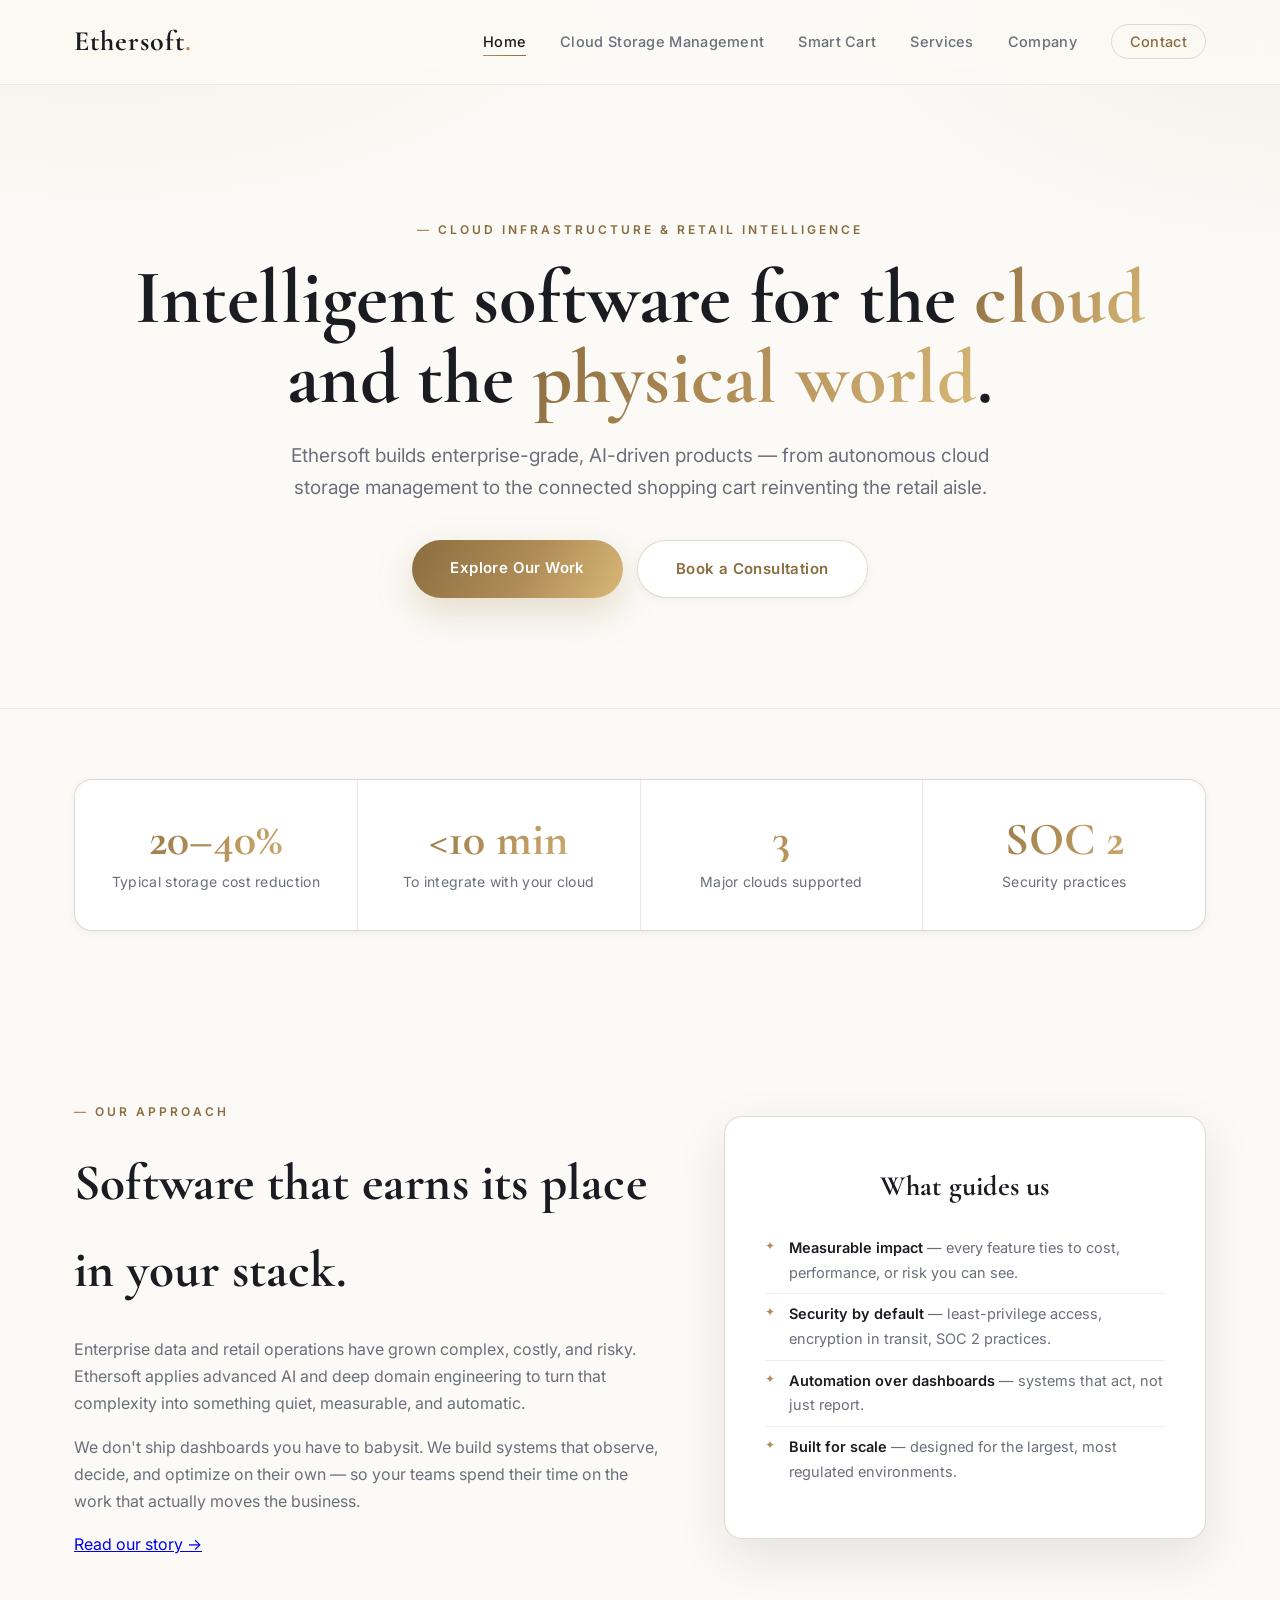
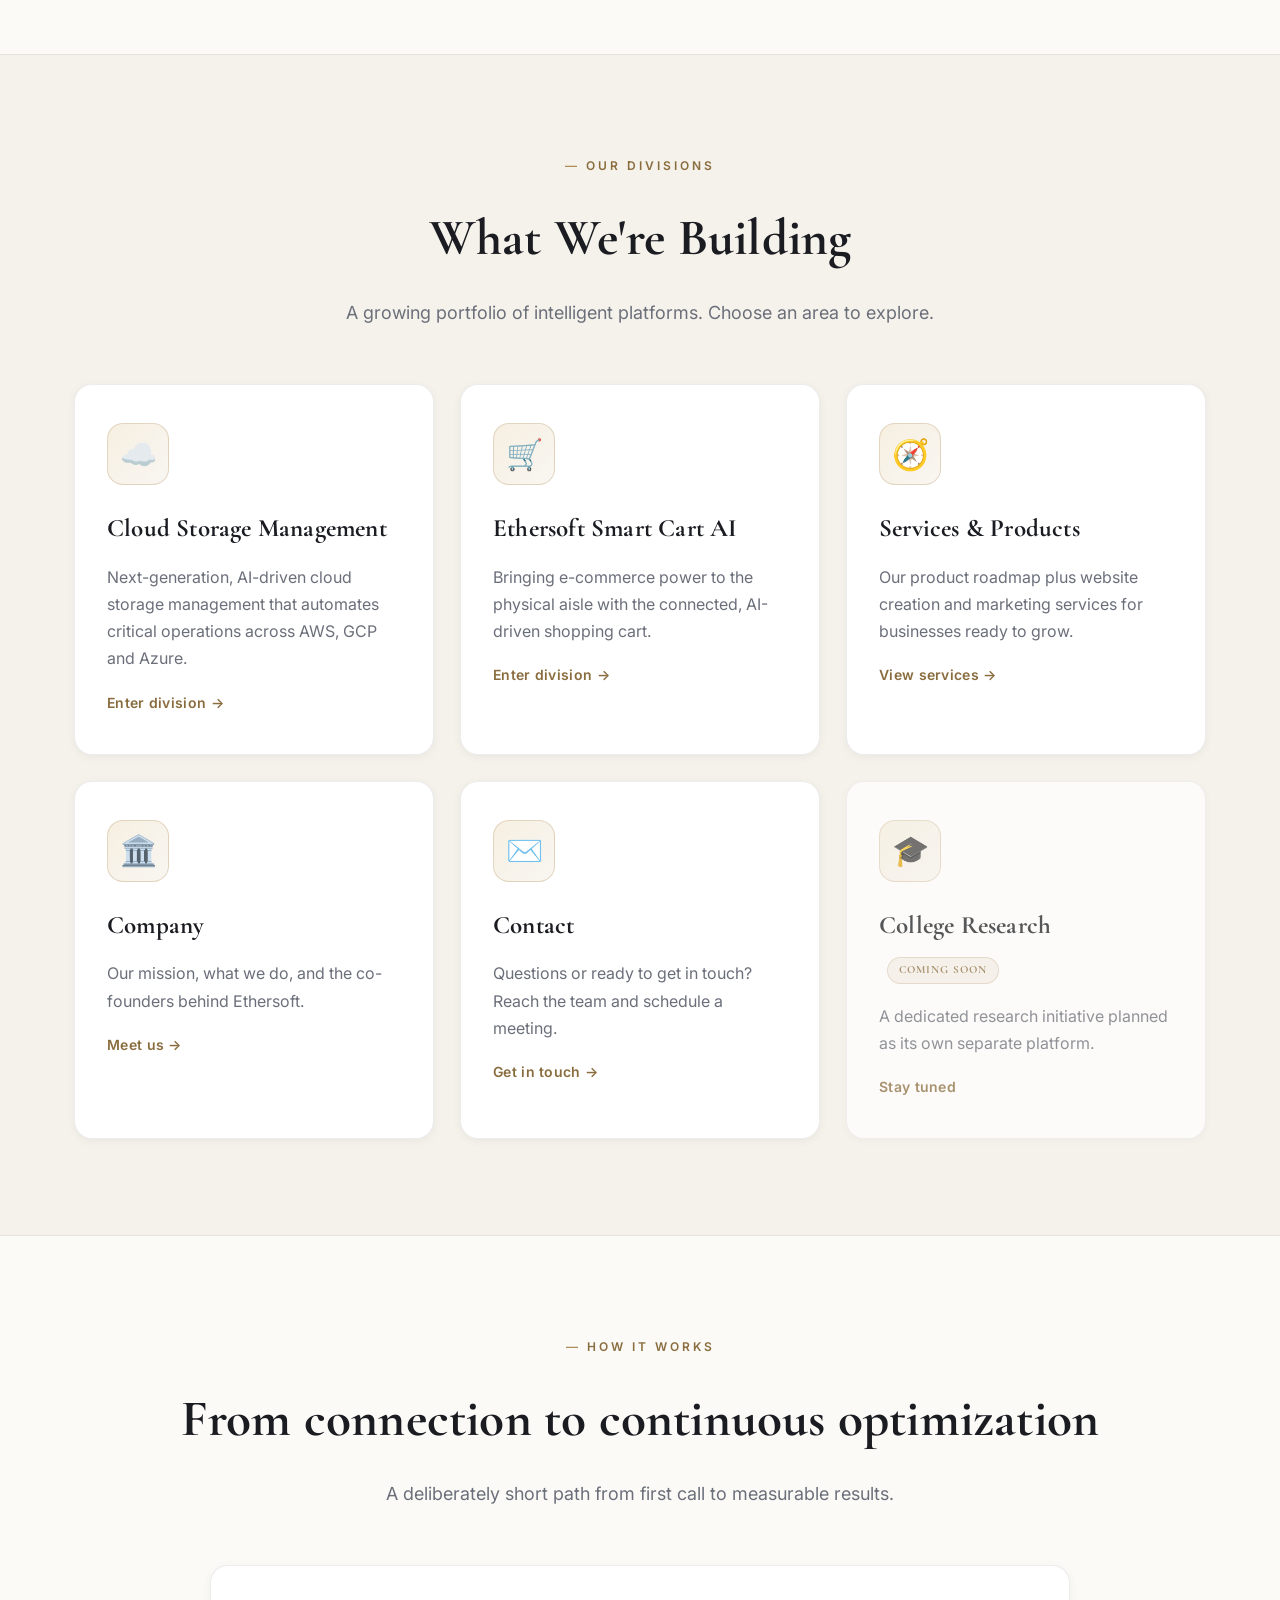
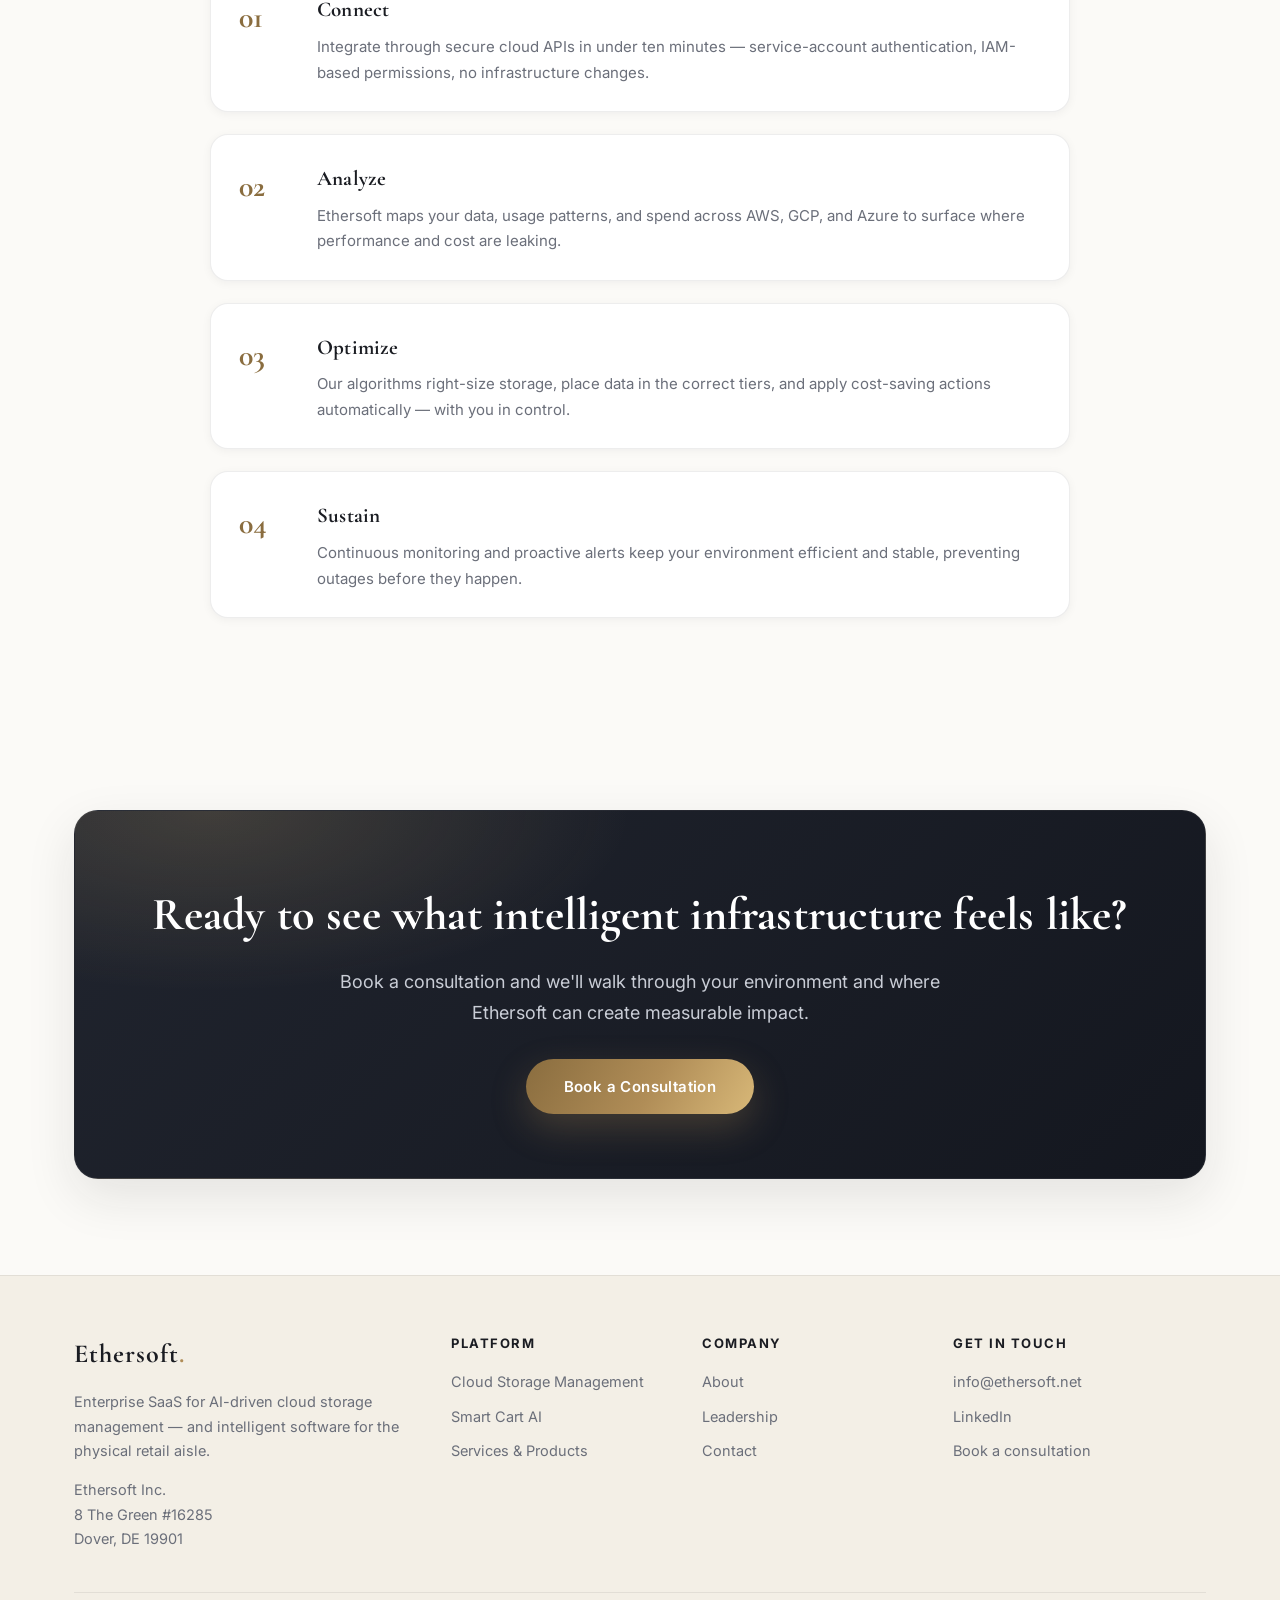
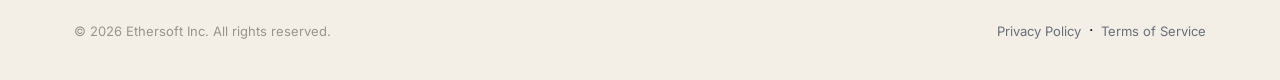
<file: index.html>
<!DOCTYPE html>
<html lang="en">
<head>
<meta charset="utf-8" />
<meta content="width=device-width, initial-scale=1.0" name="viewport" />
<title>Ethersoft — Intelligent Software for Cloud &amp; Commerce</title>
<meta name="description" content="Ethersoft builds enterprise-grade, AI-driven software — autonomous cloud storage management across AWS, GCP and Azure, and the Smart Cart AI reinventing the retail aisle." />
<link rel="canonical" href="https://ethersoft-ai.vercel.app/" />
<meta property="og:type" content="website" />
<meta property="og:site_name" content="Ethersoft" />
<meta property="og:title" content="Ethersoft — Intelligent Software for Cloud &amp; Commerce" />
<meta property="og:description" content="Enterprise-grade, AI-driven cloud storage management and the Smart Cart AI for physical retail." />
<meta property="og:url" content="https://ethersoft-ai.vercel.app/" />
<meta property="og:image" content="https://ethersoft-ai.vercel.app/images/cart-v2.jpg" />
<meta name="twitter:card" content="summary_large_image" />
<meta name="theme-color" content="#fbfaf7" />
<link rel="icon" href="favicon.svg" type="image/svg+xml" />
<link rel="preconnect" href="https://fonts.googleapis.com" />
<link rel="preconnect" href="https://fonts.gstatic.com" crossorigin />
<link href="https://fonts.googleapis.com/css2?family=Cormorant+Garamond:wght@500;600;700&family=Inter:wght@400;500;600;700&display=swap" rel="stylesheet" />
<link rel="stylesheet" href="styles.css" />
<script type="application/ld+json">
{
  "@context": "https://schema.org",
  "@type": "Organization",
  "name": "Ethersoft Inc.",
  "url": "https://ethersoft-ai.vercel.app/",
  "email": "info@ethersoft.net",
  "description": "Enterprise SaaS for AI-driven cloud storage management and intelligent retail technology.",
  "address": {
    "@type": "PostalAddress",
    "streetAddress": "8 The Green #16285",
    "addressLocality": "Dover",
    "addressRegion": "DE",
    "postalCode": "19901",
    "addressCountry": "US"
  },
  "sameAs": ["https://www.linkedin.com/company/ethersoft-inc/"]
}
</script>
</head>
<body>
<header>
<div class="container">
<nav>
<a class="logo" href="index.html">Ethersoft</a>
<ul class="nav-links">
<li><a class="active" href="index.html">Home</a></li>
<li><a href="cloud-storage.html">Cloud Storage Management</a></li>
<li><a href="smart-cart.html">Smart Cart</a></li>
<li><a href="services.html">Services</a></li>
<li><a href="company.html">Company</a></li>
<li><a class="nav-cta" href="contact.html">Contact</a></li>
</ul>
</nav>
</div>
</header>

<section class="hero" id="home">
<div class="container">
<span class="eyebrow">Cloud Infrastructure &amp; Retail Intelligence</span>
<h1>Intelligent software for the <span class="gold-text">cloud</span><br />and the <span class="gold-text">physical world</span>.</h1>
<p>Ethersoft builds enterprise-grade, AI-driven products — from autonomous cloud storage management to the connected shopping cart reinventing the retail aisle.</p>
<div class="hero-actions">
<a class="btn" href="#explore">Explore Our Work</a>
<a class="btn btn-light" href="https://calendar.app.google/bSoUSivCprmPREwT8" target="_blank" rel="noopener">Book a Consultation</a>
</div>
</div>
</section>

<!-- Stats band -->
<section class="section tight">
<div class="container">
<div class="stats-band reveal">
<div class="stat"><div class="n gold-text">20–40%</div><div class="l">Typical storage cost reduction</div></div>
<div class="stat"><div class="n gold-text">&lt;10 min</div><div class="l">To integrate with your cloud</div></div>
<div class="stat"><div class="n gold-text">3</div><div class="l">Major clouds supported</div></div>
<div class="stat"><div class="n gold-text">SOC 2</div><div class="l">Security practices</div></div>
</div>
</div>
</section>

<!-- Value proposition -->
<section class="section" id="approach">
<div class="container">
<div class="about-content">
<div class="about-text reveal">
<span class="eyebrow">Our Approach</span>
<h2>Software that earns its place in your stack.</h2>
<p>Enterprise data and retail operations have grown complex, costly, and risky. Ethersoft applies advanced AI and deep domain engineering to turn that complexity into something quiet, measurable, and automatic.</p>
<p>We don't ship dashboards you have to babysit. We build systems that observe, decide, and optimize on their own — so your teams spend their time on the work that actually moves the business.</p>
<a class="card-link" href="company.html">Read our story →</a>
</div>
<div class="cto-card reveal" style="text-align:left;">
<h3 style="text-align:center;">What guides us</h3>
<ul class="sub-features" style="margin-top:18px;">
<li><strong>Measurable impact</strong> — every feature ties to cost, performance, or risk you can see.</li>
<li><strong>Security by default</strong> — least-privilege access, encryption in transit, SOC 2 practices.</li>
<li><strong>Automation over dashboards</strong> — systems that act, not just report.</li>
<li><strong>Built for scale</strong> — designed for the largest, most regulated environments.</li>
</ul>
</div>
</div>
</div>
</section>

<!-- Page directory -->
<section class="section alt" id="explore">
<div class="container">
<div class="reveal" style="text-align:center;">
<span class="eyebrow">Our Divisions</span>
<h2>What We're Building</h2>
<p class="subtitle">A growing portfolio of intelligent platforms. Choose an area to explore.</p>
</div>
<div class="features reveal">
<a class="page-card feature-card" href="cloud-storage.html">
<div class="feature-icon">☁️</div>
<h3>Cloud Storage Management</h3>
<p>Next-generation, AI-driven cloud storage management that automates critical operations across AWS, GCP and Azure.</p>
<span class="card-link">Enter division →</span>
</a>
<a class="page-card feature-card" href="smart-cart.html">
<div class="feature-icon">🛒</div>
<h3>Ethersoft Smart Cart AI</h3>
<p>Bringing e-commerce power to the physical aisle with the connected, AI-driven shopping cart.</p>
<span class="card-link">Enter division →</span>
</a>
<a class="page-card feature-card" href="services.html">
<div class="feature-icon">🧭</div>
<h3>Services &amp; Products</h3>
<p>Our product roadmap plus website creation and marketing services for businesses ready to grow.</p>
<span class="card-link">View services →</span>
</a>
<a class="page-card feature-card" href="company.html">
<div class="feature-icon">🏛️</div>
<h3>Company</h3>
<p>Our mission, what we do, and the co-founders behind Ethersoft.</p>
<span class="card-link">Meet us →</span>
</a>
<a class="page-card feature-card" href="contact.html">
<div class="feature-icon">✉️</div>
<h3>Contact</h3>
<p>Questions or ready to get in touch? Reach the team and schedule a meeting.</p>
<span class="card-link">Get in touch →</span>
</a>
<div class="page-card feature-card coming-soon">
<div class="feature-icon">🎓</div>
<h3>College Research <span class="badge">Coming soon</span></h3>
<p>A dedicated research initiative planned as its own separate platform.</p>
<span class="card-link">Stay tuned</span>
</div>
</div>
</div>
</section>

<!-- How it works -->
<section class="section" id="how">
<div class="container">
<div class="reveal" style="text-align:center;">
<span class="eyebrow">How It Works</span>
<h2>From connection to continuous optimization</h2>
<p class="subtitle">A deliberately short path from first call to measurable results.</p>
</div>
<div class="steps reveal">
<div class="step"><div><h3>Connect</h3><p>Integrate through secure cloud APIs in under ten minutes — service-account authentication, IAM-based permissions, no infrastructure changes.</p></div></div>
<div class="step"><div><h3>Analyze</h3><p>Ethersoft maps your data, usage patterns, and spend across AWS, GCP, and Azure to surface where performance and cost are leaking.</p></div></div>
<div class="step"><div><h3>Optimize</h3><p>Our algorithms right-size storage, place data in the correct tiers, and apply cost-saving actions automatically — with you in control.</p></div></div>
<div class="step"><div><h3>Sustain</h3><p>Continuous monitoring and proactive alerts keep your environment efficient and stable, preventing outages before they happen.</p></div></div>
</div>
</div>
</section>

<!-- CTA band -->
<section class="section">
<div class="container">
<div class="cta-band reveal">
<h2>Ready to see what intelligent infrastructure feels like?</h2>
<p>Book a consultation and we'll walk through your environment and where Ethersoft can create measurable impact.</p>
<a class="btn" href="https://calendar.app.google/bSoUSivCprmPREwT8" target="_blank" rel="noopener">Book a Consultation</a>
</div>
</div>
</section>

<footer>
<div class="container">
<div class="footer-grid">
<div class="footer-brand">
<a class="logo" href="index.html">Ethersoft</a>
<p class="footer-addr">Enterprise SaaS for AI-driven cloud storage management — and intelligent software for the physical retail aisle.</p>
<p class="footer-addr" style="margin-top:14px;">Ethersoft Inc.<br />8 The Green #16285<br />Dover, DE 19901</p>
</div>
<div class="footer-col">
<h5>Platform</h5>
<a href="cloud-storage.html">Cloud Storage Management</a>
<a href="smart-cart.html">Smart Cart AI</a>
<a href="services.html">Services &amp; Products</a>
</div>
<div class="footer-col">
<h5>Company</h5>
<a href="company.html">About</a>
<a href="company.html#leadership">Leadership</a>
<a href="contact.html">Contact</a>
</div>
<div class="footer-col">
<h5>Get in touch</h5>
<a href="mailto:info@ethersoft.net">info@ethersoft.net</a>
<a href="https://www.linkedin.com/company/ethersoft-inc/" target="_blank" rel="noopener">LinkedIn</a>
<a href="https://calendar.app.google/bSoUSivCprmPREwT8" target="_blank" rel="noopener">Book a consultation</a>
</div>
</div>
<div class="footer-bottom">
<p class="copyright">© <span class="js-year">2026</span> Ethersoft Inc. All rights reserved.</p>
<div class="footer-legal">
<a href="privacy.html">Privacy Policy</a> &nbsp;·&nbsp; <a href="terms.html">Terms of Service</a>
</div>
</div>
</div>
</footer>
<button class="back-to-top" aria-label="Back to top">↑</button>
<script src="app.js"></script>
</body>
</html>
</file>
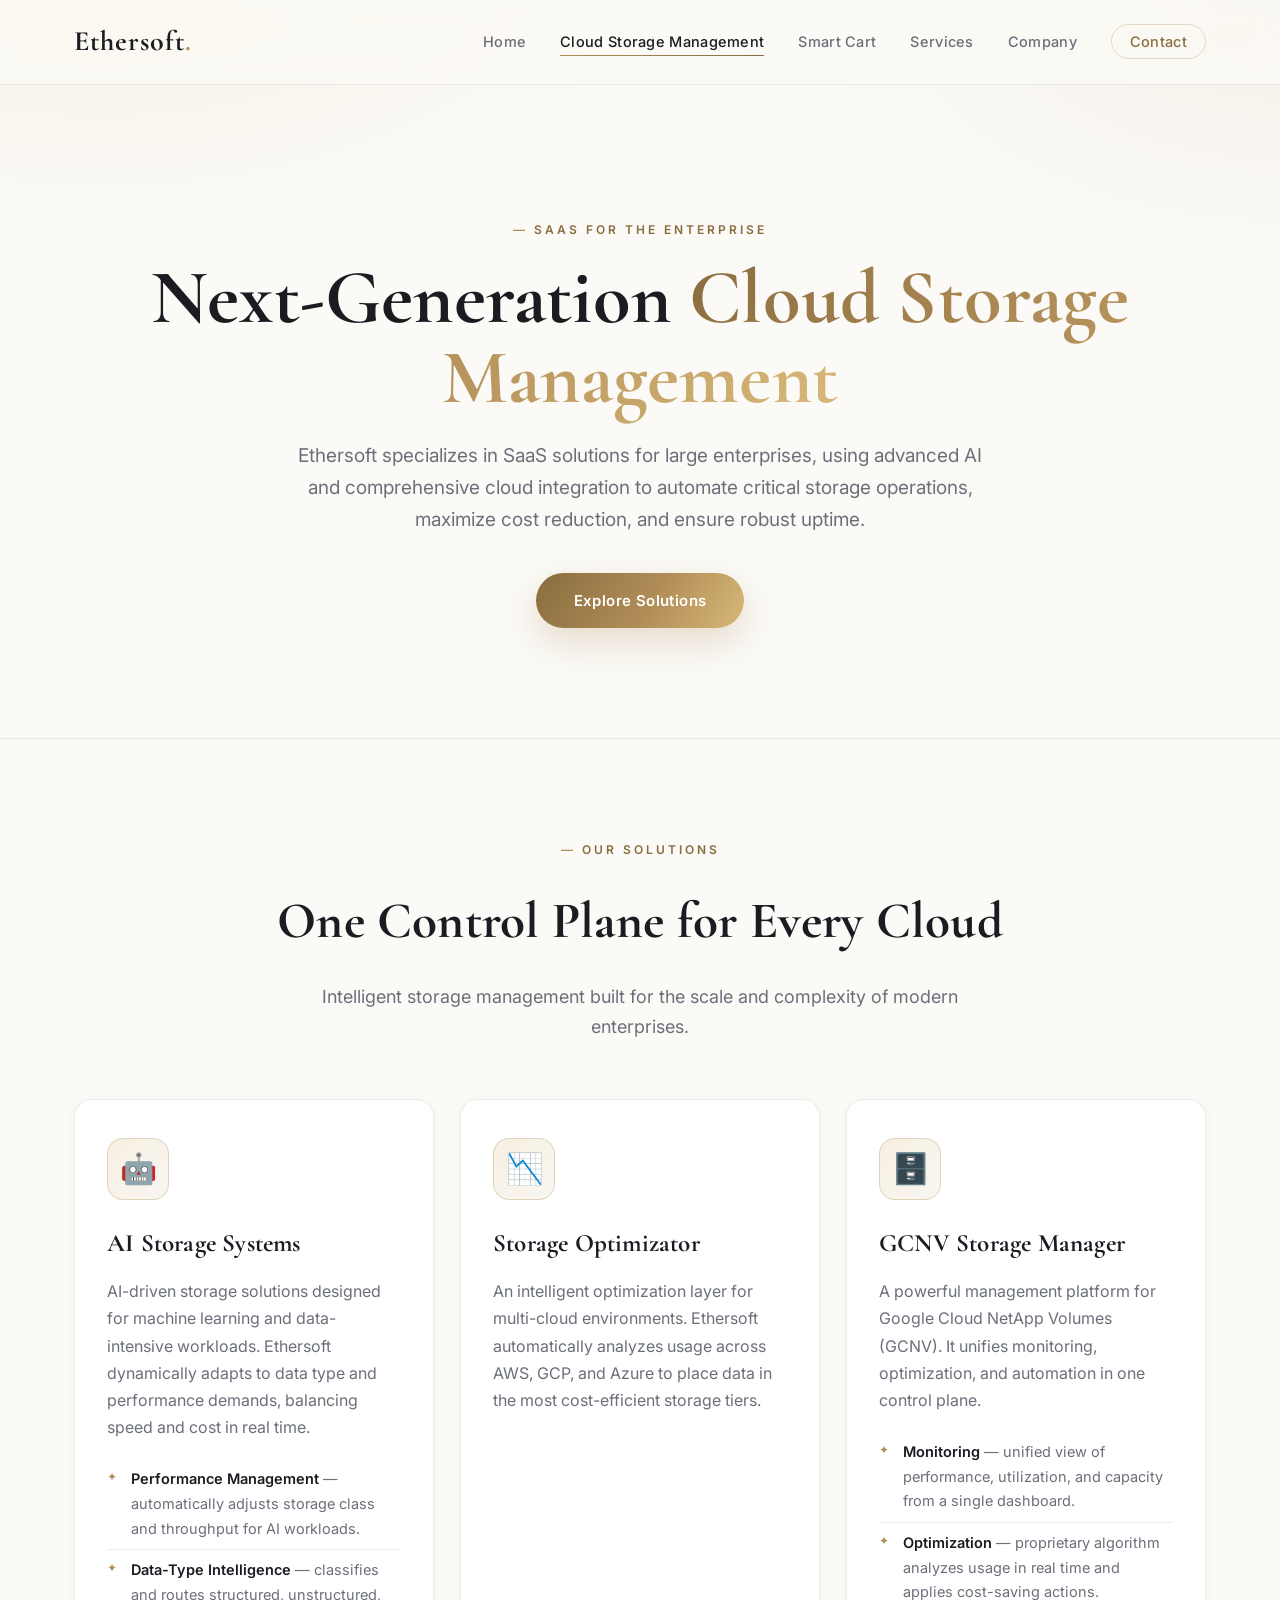
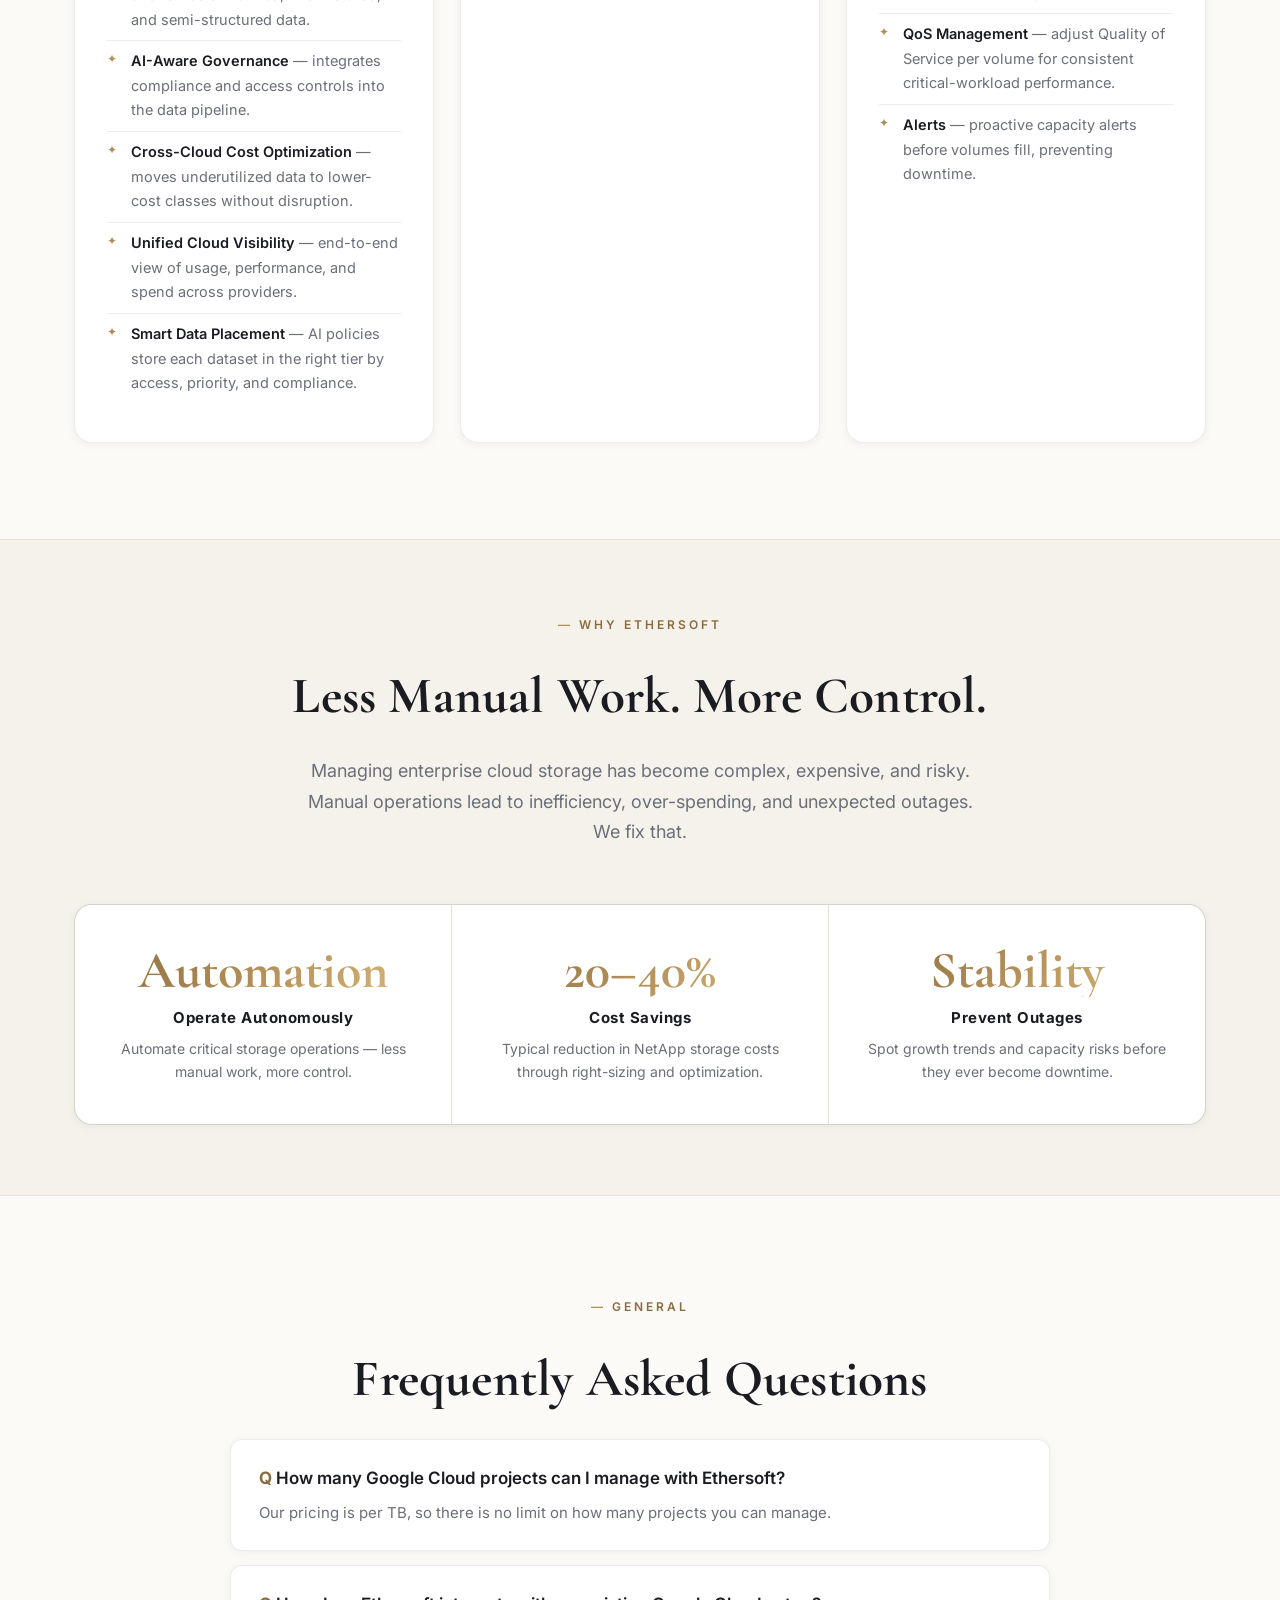
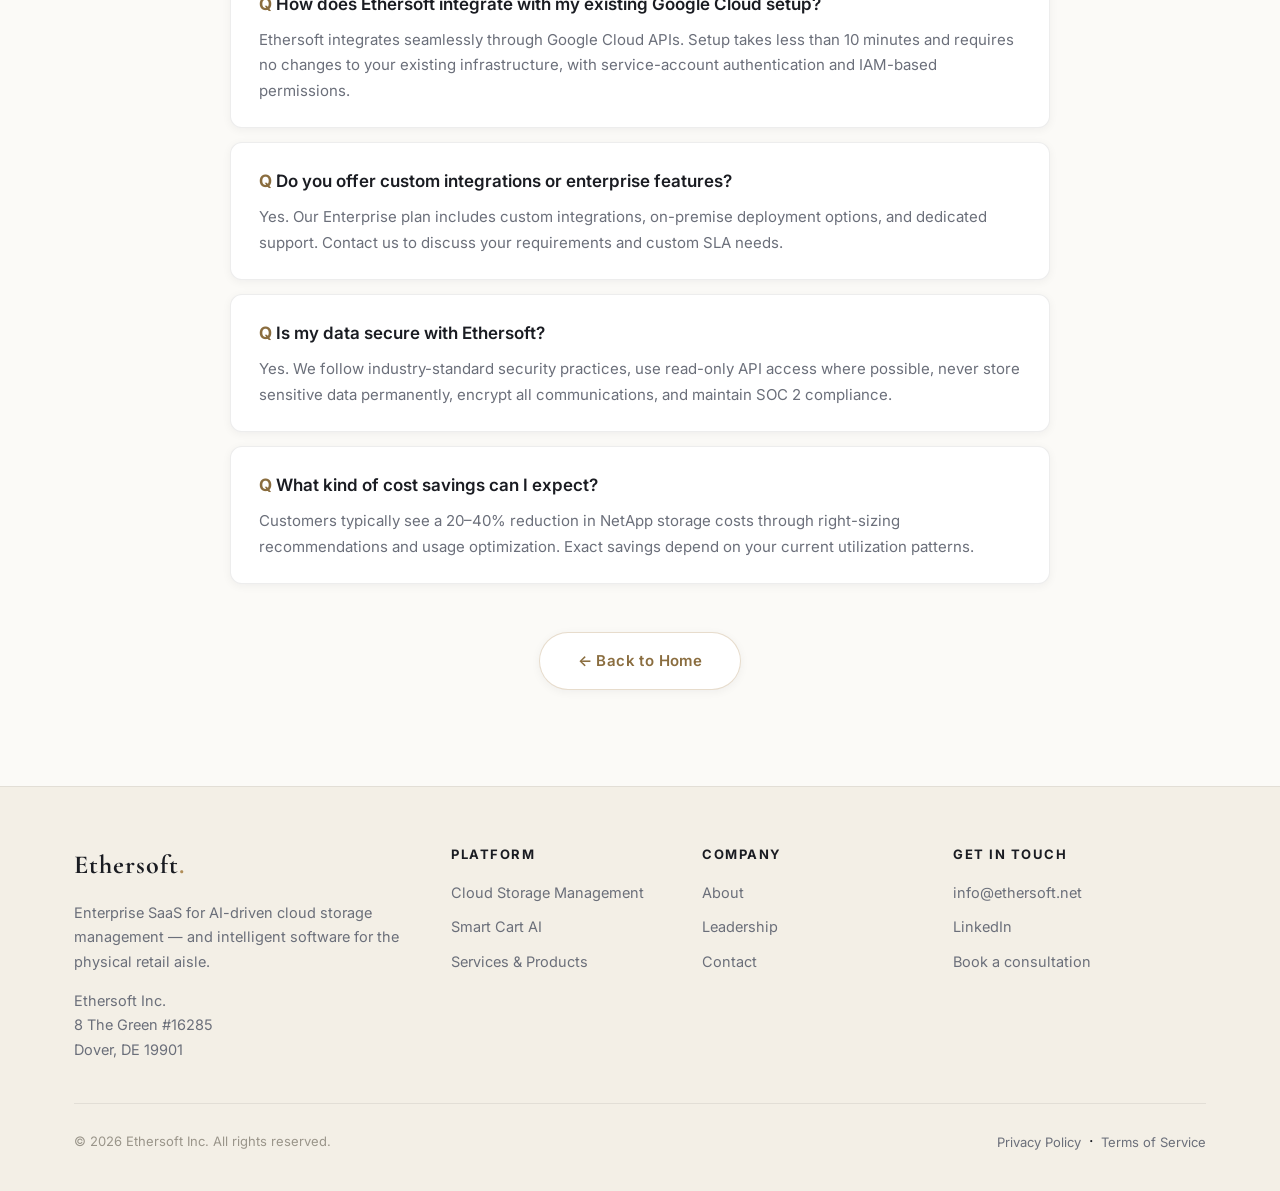
<file: cloud-storage.html>
<!DOCTYPE html>
<html lang="en">
<head>
<meta charset="utf-8" />
<meta content="width=device-width, initial-scale=1.0" name="viewport" />
<title>Ethersoft — Cloud Storage Management</title>
<meta name="description" content="Next-generation, AI-driven cloud storage management. Automate operations and cut NetApp storage costs 20–40% across AWS, GCP and Azure with SOC 2 security practices." />
<meta property="og:title" content="Ethersoft — Cloud Storage Management" />
<meta property="og:description" content="AI-driven cloud storage management. Automate operations, cut costs 20–40% across AWS, GCP and Azure." />
<meta name="theme-color" content="#fbfaf7" />
<link rel="icon" href="favicon.svg" type="image/svg+xml" />
<link rel="preconnect" href="https://fonts.googleapis.com" />
<link rel="preconnect" href="https://fonts.gstatic.com" crossorigin />
<link href="https://fonts.googleapis.com/css2?family=Cormorant+Garamond:wght@500;600;700&family=Inter:wght@400;500;600;700&display=swap" rel="stylesheet" />
<link rel="stylesheet" href="styles.css" />
</head>
<body>
<header>
<div class="container">
<nav>
<a class="logo" href="index.html">Ethersoft</a>
<ul class="nav-links">
<li><a href="index.html">Home</a></li>
<li><a class="active" href="cloud-storage.html">Cloud Storage Management</a></li>
<li><a href="smart-cart.html">Smart Cart</a></li>
<li><a href="services.html">Services</a></li>
<li><a href="company.html">Company</a></li>
<li><a class="nav-cta" href="contact.html">Contact</a></li>
</ul>
</nav>
</div>
</header>

<section class="hero" id="home">
<div class="container">
<span class="eyebrow">SaaS for the Enterprise</span>
<h1>Next-Generation <span class="gold-text">Cloud Storage Management</span></h1>
<p>Ethersoft specializes in SaaS solutions for large enterprises, using advanced AI and comprehensive cloud integration to automate critical storage operations, maximize cost reduction, and ensure robust uptime.</p>
<a class="btn" href="#products">Explore Solutions</a>
</div>
</section>

<!-- Products -->
<section class="section" id="products">
<div class="container">
<div class="reveal" style="text-align:center;">
<span class="eyebrow">Our Solutions</span>
<h2>One Control Plane for Every Cloud</h2>
<p class="subtitle">Intelligent storage management built for the scale and complexity of modern enterprises.</p>
</div>

<div class="features reveal">
<div class="feature-card">
<div class="feature-icon">🤖</div>
<h3>AI Storage Systems</h3>
<p>AI-driven storage solutions designed for machine learning and data-intensive workloads. Ethersoft dynamically adapts to data type and performance demands, balancing speed and cost in real time.</p>
<ul class="sub-features">
<li><strong>Performance Management</strong> — automatically adjusts storage class and throughput for AI workloads.</li>
<li><strong>Data-Type Intelligence</strong> — classifies and routes structured, unstructured, and semi-structured data.</li>
<li><strong>AI-Aware Governance</strong> — integrates compliance and access controls into the data pipeline.</li>
<li><strong>Cross-Cloud Cost Optimization</strong> — moves underutilized data to lower-cost classes without disruption.</li>
<li><strong>Unified Cloud Visibility</strong> — end-to-end view of usage, performance, and spend across providers.</li>
<li><strong>Smart Data Placement</strong> — AI policies store each dataset in the right tier by access, priority, and compliance.</li>
</ul>
</div>
<div class="feature-card">
<div class="feature-icon">📉</div>
<h3>Storage Optimizator</h3>
<p>An intelligent optimization layer for multi-cloud environments. Ethersoft automatically analyzes usage across AWS, GCP, and Azure to place data in the most cost-efficient storage tiers.</p>
</div>
<div class="feature-card">
<div class="feature-icon">🗄️</div>
<h3>GCNV Storage Manager</h3>
<p>A powerful management platform for Google Cloud NetApp Volumes (GCNV). It unifies monitoring, optimization, and automation in one control plane.</p>
<ul class="sub-features">
<li><strong>Monitoring</strong> — unified view of performance, utilization, and capacity from a single dashboard.</li>
<li><strong>Optimization</strong> — proprietary algorithm analyzes usage in real time and applies cost-saving actions.</li>
<li><strong>QoS Management</strong> — adjust Quality of Service per volume for consistent critical-workload performance.</li>
<li><strong>Alerts</strong> — proactive capacity alerts before volumes fill, preventing downtime.</li>
</ul>
</div>
</div>
</div>
</section>

<!-- Value strip -->
<section class="section alt tight" id="why">
<div class="container">
<div class="reveal" style="text-align:center;">
<span class="eyebrow">Why Ethersoft</span>
<h2>Less Manual Work. More Control.</h2>
<p class="subtitle">Managing enterprise cloud storage has become complex, expensive, and risky. Manual operations lead to inefficiency, over-spending, and unexpected outages. We fix that.</p>
</div>
<div class="value-strip reveal">
<div class="value">
<div class="num-big gold-text">Automation</div>
<h4>Operate Autonomously</h4>
<p>Automate critical storage operations — less manual work, more control.</p>
</div>
<div class="value">
<div class="num-big gold-text">20–40%</div>
<h4>Cost Savings</h4>
<p>Typical reduction in NetApp storage costs through right-sizing and optimization.</p>
</div>
<div class="value">
<div class="num-big gold-text">Stability</div>
<h4>Prevent Outages</h4>
<p>Spot growth trends and capacity risks before they ever become downtime.</p>
</div>
</div>
</div>
</section>

<!-- FAQ -->
<section class="section" id="faq">
<div class="container">
<div class="reveal" style="text-align:center;">
<span class="eyebrow">General</span>
<h2>Frequently Asked Questions</h2>
</div>
<div class="faq reveal">
<div class="faq-item">
<h4>How many Google Cloud projects can I manage with Ethersoft?</h4>
<p>Our pricing is per TB, so there is no limit on how many projects you can manage.</p>
</div>
<div class="faq-item">
<h4>How does Ethersoft integrate with my existing Google Cloud setup?</h4>
<p>Ethersoft integrates seamlessly through Google Cloud APIs. Setup takes less than 10 minutes and requires no changes to your existing infrastructure, with service-account authentication and IAM-based permissions.</p>
</div>
<div class="faq-item">
<h4>Do you offer custom integrations or enterprise features?</h4>
<p>Yes. Our Enterprise plan includes custom integrations, on-premise deployment options, and dedicated support. Contact us to discuss your requirements and custom SLA needs.</p>
</div>
<div class="faq-item">
<h4>Is my data secure with Ethersoft?</h4>
<p>Yes. We follow industry-standard security practices, use read-only API access where possible, never store sensitive data permanently, encrypt all communications, and maintain SOC 2 compliance.</p>
</div>
<div class="faq-item">
<h4>What kind of cost savings can I expect?</h4>
<p>Customers typically see a 20–40% reduction in NetApp storage costs through right-sizing recommendations and usage optimization. Exact savings depend on your current utilization patterns.</p>
</div>
</div>
<div style="text-align:center; margin-top:48px;">
<a class="btn btn-light" href="index.html">← Back to Home</a>
</div>
</div>
</section>

<footer>
<div class="container">
<div class="footer-grid">
<div class="footer-brand">
<a class="logo" href="index.html">Ethersoft</a>
<p class="footer-addr">Enterprise SaaS for AI-driven cloud storage management — and intelligent software for the physical retail aisle.</p>
<p class="footer-addr" style="margin-top:14px;">Ethersoft Inc.<br />8 The Green #16285<br />Dover, DE 19901</p>
</div>
<div class="footer-col">
<h5>Platform</h5>
<a href="cloud-storage.html">Cloud Storage Management</a>
<a href="smart-cart.html">Smart Cart AI</a>
<a href="services.html">Services &amp; Products</a>
</div>
<div class="footer-col">
<h5>Company</h5>
<a href="company.html">About</a>
<a href="company.html#leadership">Leadership</a>
<a href="contact.html">Contact</a>
</div>
<div class="footer-col">
<h5>Get in touch</h5>
<a href="mailto:info@ethersoft.net">info@ethersoft.net</a>
<a href="https://www.linkedin.com/company/ethersoft-inc/" target="_blank" rel="noopener">LinkedIn</a>
<a href="https://calendar.app.google/bSoUSivCprmPREwT8" target="_blank" rel="noopener">Book a consultation</a>
</div>
</div>
<div class="footer-bottom">
<p class="copyright">&copy; <span class="js-year">2026</span> Ethersoft Inc. All rights reserved.</p>
<div class="footer-legal">
<a href="privacy.html">Privacy Policy</a> &nbsp;&middot;&nbsp; <a href="terms.html">Terms of Service</a>
</div>
</div>
</div>
</footer>
<button class="back-to-top" aria-label="Back to top">&uarr;</button>
<script src="app.js"></script>
</body>
</html>
</file>
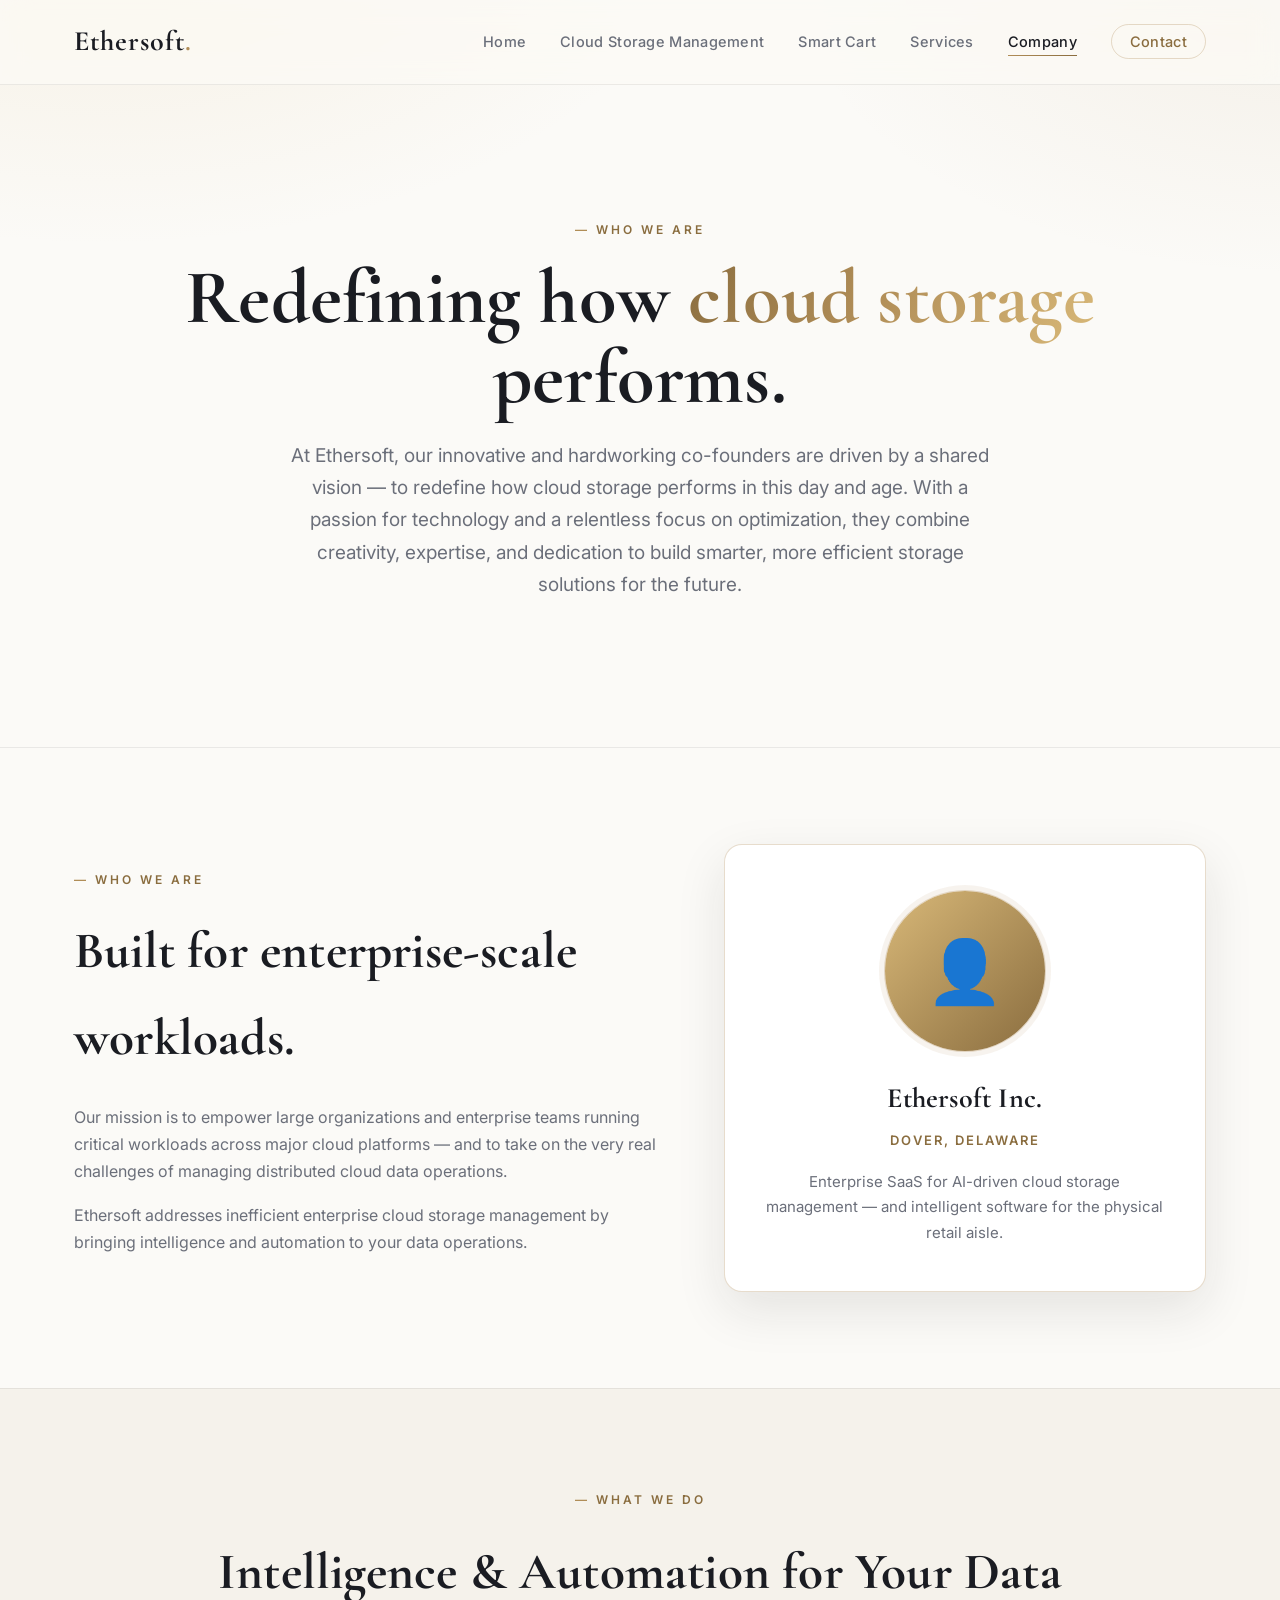
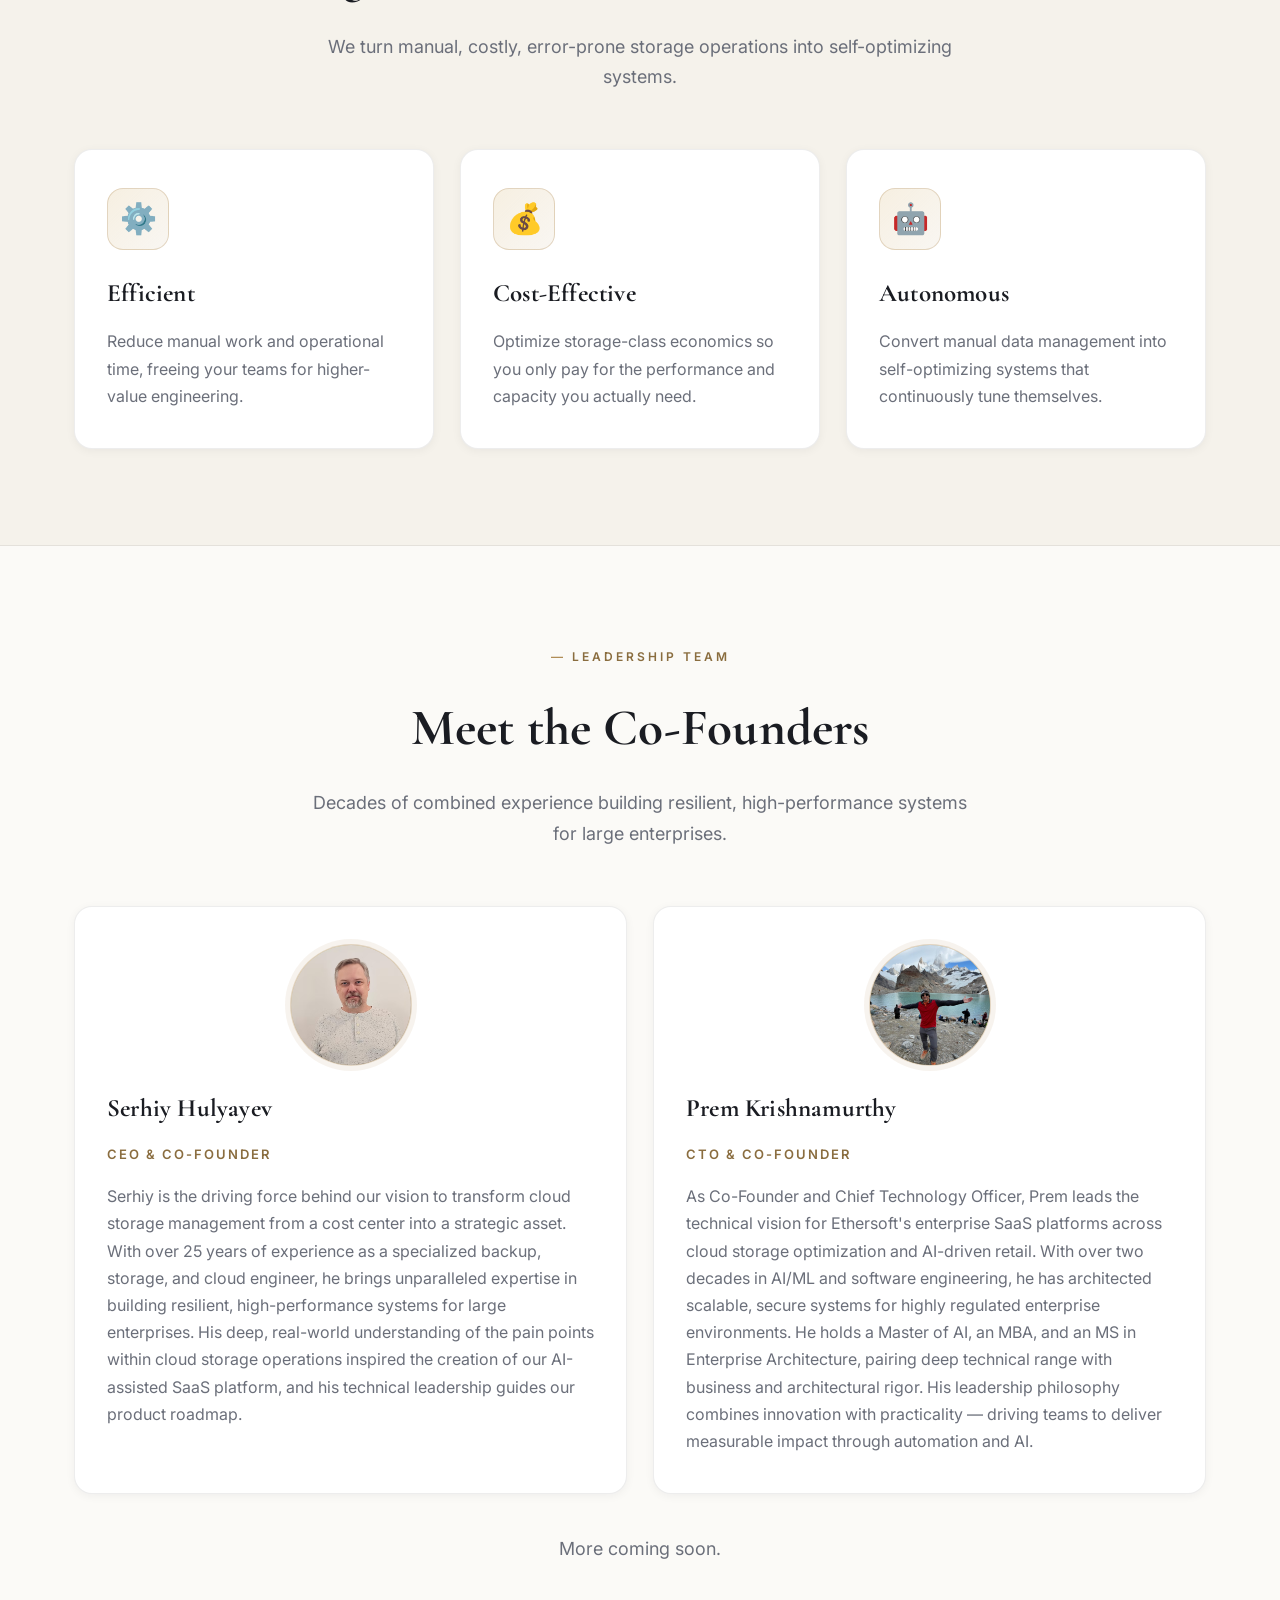
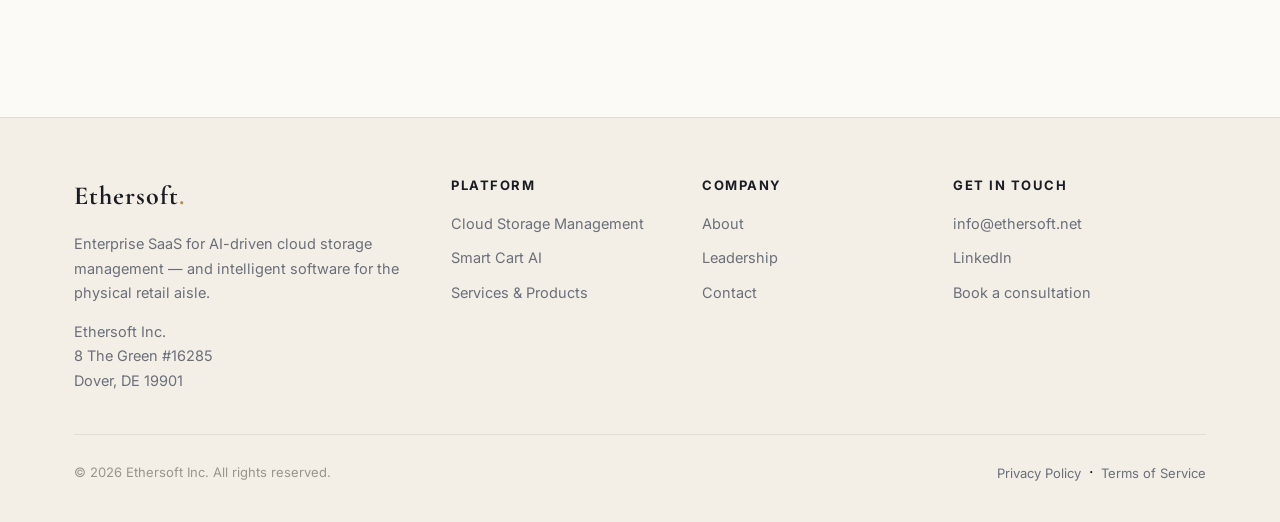
<file: company.html>
<!DOCTYPE html>
<html lang="en">
<head>
<meta charset="utf-8" />
<meta content="width=device-width, initial-scale=1.0" name="viewport" />
<title>Ethersoft — Company</title>
<meta name="description" content="Meet Ethersoft — our mission, what we do, and the co-founders redefining how enterprise cloud storage performs." />
<meta property="og:title" content="Ethersoft — Company" />
<meta property="og:description" content="Our mission, what we do, and the co-founders behind Ethersoft." />
<meta name="theme-color" content="#fbfaf7" />
<link rel="icon" href="favicon.svg" type="image/svg+xml" />
<link rel="preconnect" href="https://fonts.googleapis.com" />
<link rel="preconnect" href="https://fonts.gstatic.com" crossorigin />
<link href="https://fonts.googleapis.com/css2?family=Cormorant+Garamond:wght@500;600;700&family=Inter:wght@400;500;600;700&display=swap" rel="stylesheet" />
<link rel="stylesheet" href="styles.css" />
</head>
<body>
<header>
<div class="container">
<nav>
<a class="logo" href="index.html">Ethersoft</a>
<ul class="nav-links">
<li><a href="index.html">Home</a></li>
<li><a href="cloud-storage.html">Cloud Storage Management</a></li>
<li><a href="smart-cart.html">Smart Cart</a></li>
<li><a href="services.html">Services</a></li>
<li><a class="active" href="company.html">Company</a></li>
<li><a class="nav-cta" href="contact.html">Contact</a></li>
</ul>
</nav>
</div>
</header>

<section class="hero" id="home">
<div class="container">
<span class="eyebrow">Who We Are</span>
<h1>Redefining how <span class="gold-text">cloud storage</span> performs.</h1>
<p>At Ethersoft, our innovative and hardworking co-founders are driven by a shared vision — to redefine how cloud storage performs in this day and age. With a passion for technology and a relentless focus on optimization, they combine creativity, expertise, and dedication to build smarter, more efficient storage solutions for the future.</p>
</div>
</section>

<!-- Mission -->
<section class="section" id="mission">
<div class="container">
<div class="about-content">
<div class="about-text reveal">
<span class="eyebrow">Who We Are</span>
<h2>Built for enterprise-scale workloads.</h2>
<p>Our mission is to empower large organizations and enterprise teams running critical workloads across major cloud platforms — and to take on the very real challenges of managing distributed cloud data operations.</p>
<p>Ethersoft addresses inefficient enterprise cloud storage management by bringing intelligence and automation to your data operations.</p>
</div>
<div class="cto-card reveal">
<div class="cto-image">👤
<!-- Optional: drop a logo or office photo at images/profile.jpg -->
</div>
<h3>Ethersoft Inc.</h3>
<div class="cto-title">Dover, Delaware</div>
<p class="cto-bio">Enterprise SaaS for AI-driven cloud storage management — and intelligent software for the physical retail aisle.</p>
</div>
</div>
</div>
</section>

<!-- What we do -->
<section class="section alt" id="what">
<div class="container">
<div class="reveal" style="text-align:center;">
<span class="eyebrow">What We Do</span>
<h2>Intelligence &amp; Automation for Your Data</h2>
<p class="subtitle">We turn manual, costly, error-prone storage operations into self-optimizing systems.</p>
</div>
<div class="features reveal">
<div class="feature-card">
<div class="feature-icon">⚙️</div>
<h3>Efficient</h3>
<p>Reduce manual work and operational time, freeing your teams for higher-value engineering.</p>
</div>
<div class="feature-card">
<div class="feature-icon">💰</div>
<h3>Cost-Effective</h3>
<p>Optimize storage-class economics so you only pay for the performance and capacity you actually need.</p>
</div>
<div class="feature-card">
<div class="feature-icon">🤖</div>
<h3>Autonomous</h3>
<p>Convert manual data management into self-optimizing systems that continuously tune themselves.</p>
</div>
</div>
</div>
</section>

<!-- Leadership -->
<section class="section" id="leadership">
<div class="container">
<div class="reveal" style="text-align:center;">
<span class="eyebrow">Leadership Team</span>
<h2>Meet the Co-Founders</h2>
<p class="subtitle">Decades of combined experience building resilient, high-performance systems for large enterprises.</p>
</div>
<div class="features reveal">
<div class="feature-card">
<div class="cto-image" style="width:120px;height:120px;font-size:46px;margin-bottom:22px;overflow:hidden;">
<img src="images/serhiy.jpg" alt="Serhiy Hulyayev"
     onerror="this.style.display='none'; this.parentElement.appendChild(document.createTextNode('👤'));" />
</div>
<h3>Serhiy Hulyayev</h3>
<div class="cto-title">CEO &amp; Co-Founder</div>
<p>Serhiy is the driving force behind our vision to transform cloud storage management from a cost center into a strategic asset. With over 25 years of experience as a specialized backup, storage, and cloud engineer, he brings unparalleled expertise in building resilient, high-performance systems for large enterprises. His deep, real-world understanding of the pain points within cloud storage operations inspired the creation of our AI-assisted SaaS platform, and his technical leadership guides our product roadmap.</p>
</div>
<div class="feature-card">
<div class="cto-image" style="width:120px;height:120px;font-size:46px;margin-bottom:22px;overflow:hidden;">
<img src="images/prem.jpg" alt="Prem Krishnamurthy"
     onerror="this.style.display='none'; this.parentElement.appendChild(document.createTextNode('👤'));" />
</div>
<h3>Prem Krishnamurthy</h3>
<div class="cto-title">CTO &amp; Co-Founder</div>
<p>As Co-Founder and Chief Technology Officer, Prem leads the technical vision for Ethersoft's enterprise SaaS platforms across cloud storage optimization and AI-driven retail. With over two decades in AI/ML and software engineering, he has architected scalable, secure systems for highly regulated enterprise environments. He holds a Master of AI, an MBA, and an MS in Enterprise Architecture, pairing deep technical range with business and architectural rigor. His leadership philosophy combines innovation with practicality — driving teams to deliver measurable impact through automation and AI.</p>
</div>
</div>
<p class="subtitle" style="margin-top:40px;">More coming soon.</p>
</div>
</section>

<footer>
<div class="container">
<div class="footer-grid">
<div class="footer-brand">
<a class="logo" href="index.html">Ethersoft</a>
<p class="footer-addr">Enterprise SaaS for AI-driven cloud storage management — and intelligent software for the physical retail aisle.</p>
<p class="footer-addr" style="margin-top:14px;">Ethersoft Inc.<br />8 The Green #16285<br />Dover, DE 19901</p>
</div>
<div class="footer-col">
<h5>Platform</h5>
<a href="cloud-storage.html">Cloud Storage Management</a>
<a href="smart-cart.html">Smart Cart AI</a>
<a href="services.html">Services &amp; Products</a>
</div>
<div class="footer-col">
<h5>Company</h5>
<a href="company.html">About</a>
<a href="company.html#leadership">Leadership</a>
<a href="contact.html">Contact</a>
</div>
<div class="footer-col">
<h5>Get in touch</h5>
<a href="mailto:info@ethersoft.net">info@ethersoft.net</a>
<a href="https://www.linkedin.com/company/ethersoft-inc/" target="_blank" rel="noopener">LinkedIn</a>
<a href="https://calendar.app.google/bSoUSivCprmPREwT8" target="_blank" rel="noopener">Book a consultation</a>
</div>
</div>
<div class="footer-bottom">
<p class="copyright">&copy; <span class="js-year">2026</span> Ethersoft Inc. All rights reserved.</p>
<div class="footer-legal">
<a href="privacy.html">Privacy Policy</a> &nbsp;&middot;&nbsp; <a href="terms.html">Terms of Service</a>
</div>
</div>
</div>
</footer>
<button class="back-to-top" aria-label="Back to top">&uarr;</button>
<script src="app.js"></script>
</body>
</html>
</file>
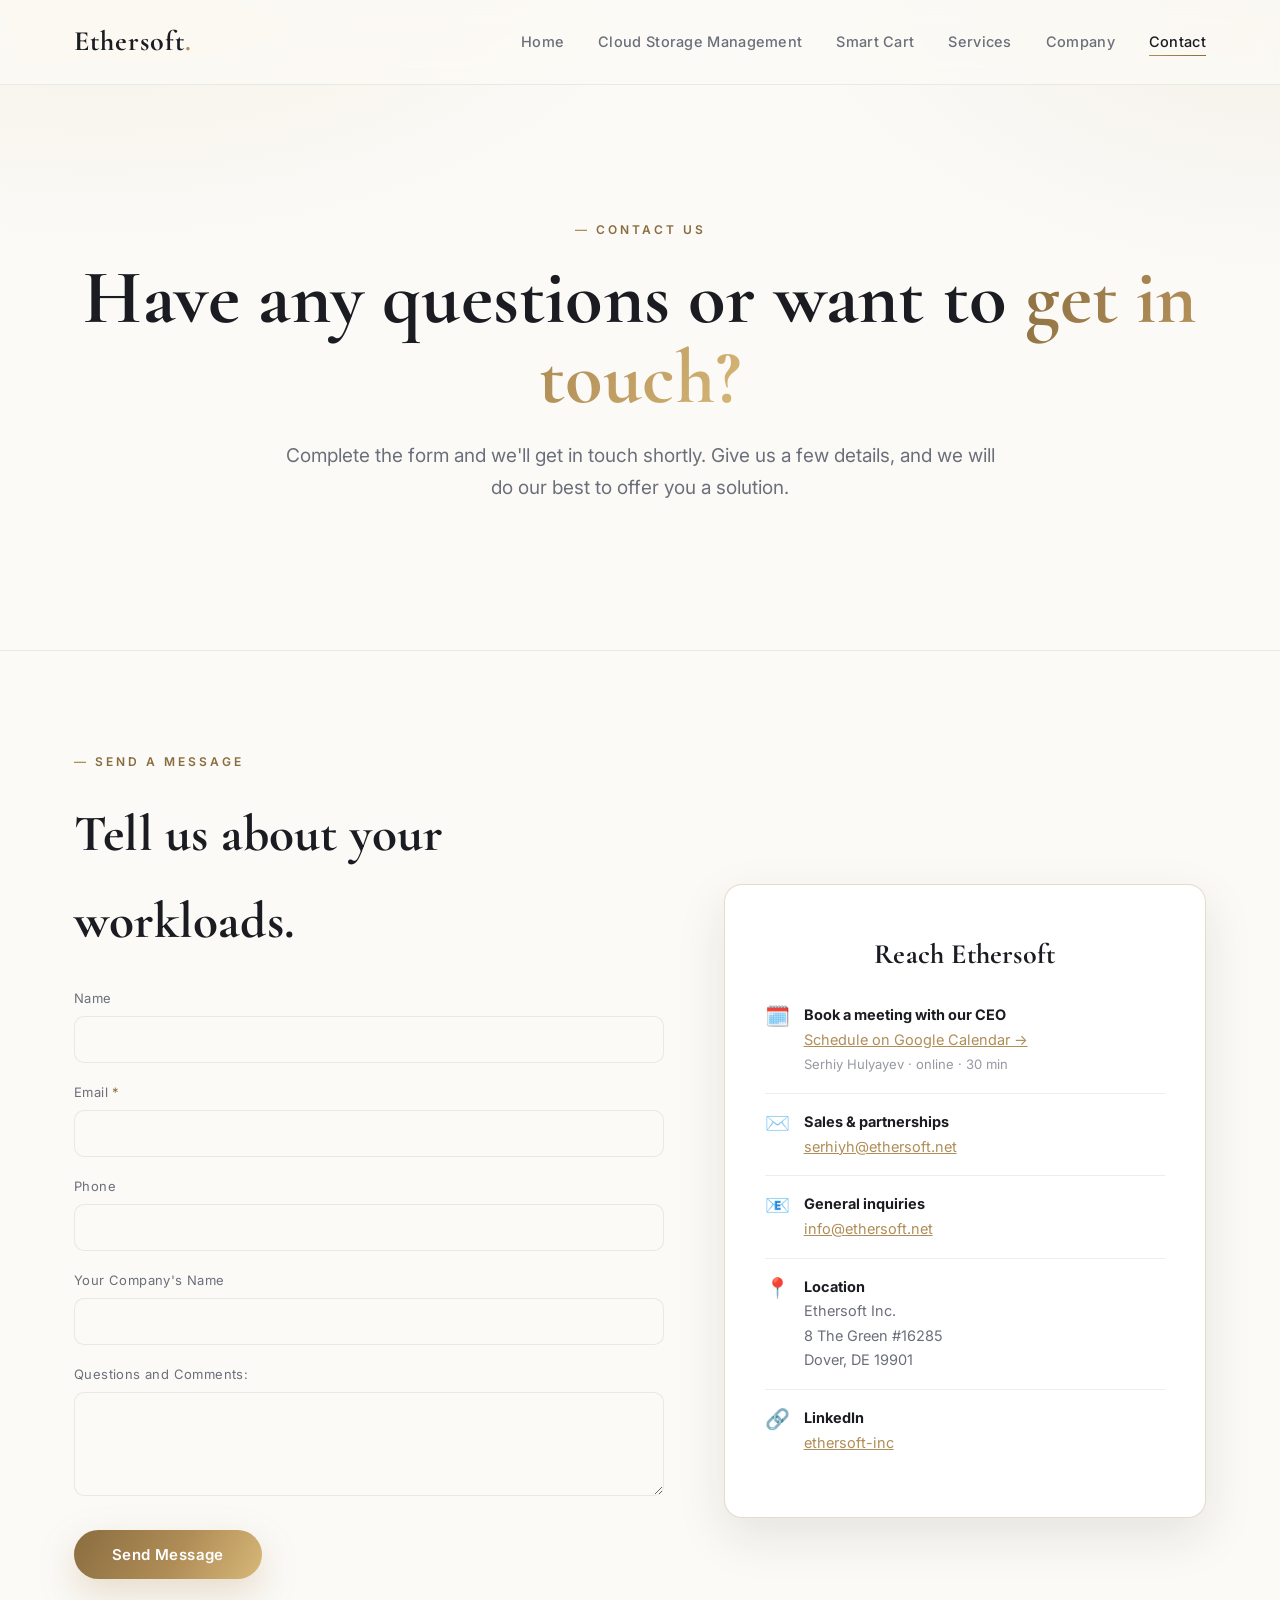
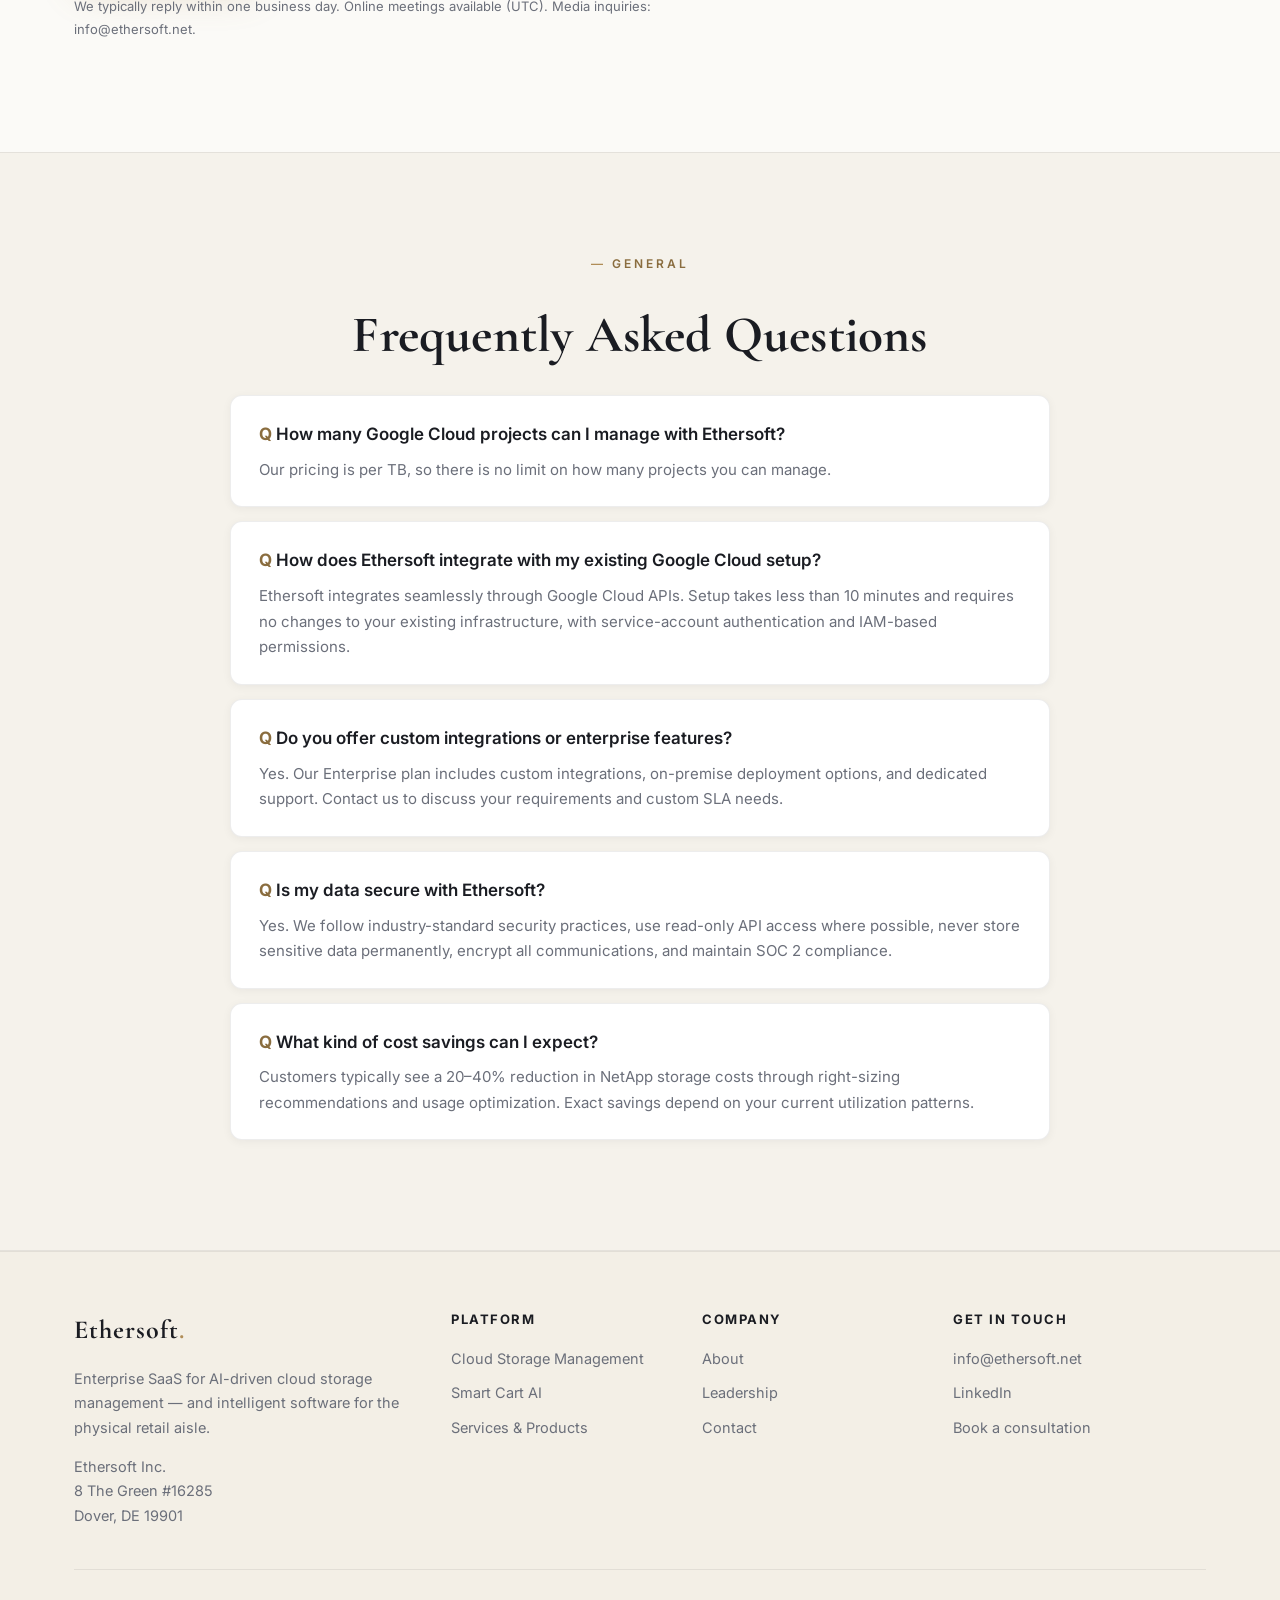
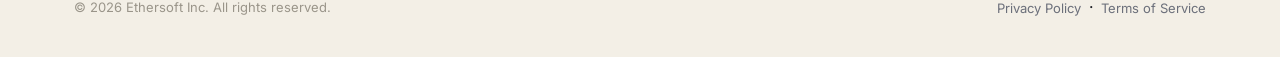
<file: contact.html>
<!DOCTYPE html>
<html lang="en">
<head>
<meta charset="utf-8" />
<meta content="width=device-width, initial-scale=1.0" name="viewport" />
<title>Ethersoft — Contact</title>
<meta name="description" content="Get in touch with Ethersoft. Tell us about your cloud storage or retail workloads and we'll be in touch shortly." />
<meta property="og:title" content="Contact Ethersoft" />
<meta property="og:description" content="Tell us about your workloads — we'll be in touch shortly." />
<meta name="theme-color" content="#fbfaf7" />
<link rel="icon" href="favicon.svg" type="image/svg+xml" />
<link rel="preconnect" href="https://fonts.googleapis.com" />
<link rel="preconnect" href="https://fonts.gstatic.com" crossorigin />
<link href="https://fonts.googleapis.com/css2?family=Cormorant+Garamond:wght@500;600;700&family=Inter:wght@400;500;600;700&display=swap" rel="stylesheet" />
<link rel="stylesheet" href="styles.css" />
</head>
<body>
<header>
<div class="container">
<nav>
<a class="logo" href="index.html">Ethersoft</a>
<ul class="nav-links">
<li><a href="index.html">Home</a></li>
<li><a href="cloud-storage.html">Cloud Storage Management</a></li>
<li><a href="smart-cart.html">Smart Cart</a></li>
<li><a href="services.html">Services</a></li>
<li><a href="company.html">Company</a></li>
<li><a class="active" href="contact.html">Contact</a></li>
</ul>
</nav>
</div>
</header>

<section class="hero" id="home">
<div class="container">
<span class="eyebrow">Contact Us</span>
<h1>Have any questions or want to <span class="gold-text">get in touch?</span></h1>
<p>Complete the form and we'll get in touch shortly. Give us a few details, and we will do our best to offer you a solution.</p>
</div>
</section>

<!-- Contact form + details -->
<section class="section" id="form">
<div class="container">
<div class="about-content">
<div class="about-text reveal">
<span class="eyebrow">Send a Message</span>
<h2>Tell us about your workloads.</h2>
<form class="contact-form" data-ajax="true"
      action="https://formsubmit.co/ajax/kpremks@gmail.com" method="POST">
<input type="hidden" name="_subject" value="New Ethersoft website enquiry" />
<input type="hidden" name="_template" value="table" />
<input type="text" name="_honey" style="display:none" tabindex="-1" autocomplete="off" />
<div class="field"><label>Name</label><input type="text" name="Name" /></div>
<div class="field"><label>Email <span class="req">*</span></label><input type="email" name="Email" required /></div>
<div class="field"><label>Phone</label><input type="tel" name="Phone" /></div>
<div class="field"><label>Your Company's Name</label><input type="text" name="Company" /></div>
<div class="field"><label>Questions and Comments:</label><textarea name="Message" rows="4"></textarea></div>
<button class="btn" type="submit">Send Message</button>
<p class="form-status" role="status" aria-live="polite"></p>
<p class="form-note">We typically reply within one business day. Online meetings available (UTC). Media inquiries: info@ethersoft.net.</p>
</form>
</div>
<div class="cto-card reveal" style="text-align:left;">
<h3 style="text-align:center;">Reach Ethersoft</h3>
<div class="contact-rows">
<div class="contact-row"><span class="ic">🗓️</span><div><strong>Book a meeting with our CEO</strong><br /><a href="https://calendar.app.google/bSoUSivCprmPREwT8" target="_blank" rel="noopener" style="color:var(--gold);">Schedule on Google Calendar →</a><br /><span style="opacity:0.7; font-size:0.9em;">Serhiy Hulyayev · online · 30 min</span></div></div>
<div class="contact-row"><span class="ic">✉️</span><div><strong>Sales &amp; partnerships</strong><br /><a href="mailto:serhiyh@ethersoft.net" style="color:var(--gold);">serhiyh@ethersoft.net</a></div></div>
<div class="contact-row"><span class="ic">📧</span><div><strong>General inquiries</strong><br /><a href="mailto:info@ethersoft.net" style="color:var(--gold);">info@ethersoft.net</a></div></div>
<div class="contact-row"><span class="ic">📍</span><div><strong>Location</strong><br />Ethersoft Inc.<br />8 The Green #16285<br />Dover, DE 19901</div></div>
<div class="contact-row"><span class="ic">🔗</span><div><strong>LinkedIn</strong><br /><a href="https://www.linkedin.com/company/ethersoft-inc/" target="_blank" rel="noopener" style="color:var(--gold);">ethersoft-inc</a></div></div>
</div>
</div>
</div>
</div>
</section>

<!-- FAQ (also lives on the real contact page) -->
<section class="section alt" id="faq">
<div class="container">
<div class="reveal" style="text-align:center;">
<span class="eyebrow">General</span>
<h2>Frequently Asked Questions</h2>
</div>
<div class="faq reveal">
<div class="faq-item">
<h4>How many Google Cloud projects can I manage with Ethersoft?</h4>
<p>Our pricing is per TB, so there is no limit on how many projects you can manage.</p>
</div>
<div class="faq-item">
<h4>How does Ethersoft integrate with my existing Google Cloud setup?</h4>
<p>Ethersoft integrates seamlessly through Google Cloud APIs. Setup takes less than 10 minutes and requires no changes to your existing infrastructure, with service-account authentication and IAM-based permissions.</p>
</div>
<div class="faq-item">
<h4>Do you offer custom integrations or enterprise features?</h4>
<p>Yes. Our Enterprise plan includes custom integrations, on-premise deployment options, and dedicated support. Contact us to discuss your requirements and custom SLA needs.</p>
</div>
<div class="faq-item">
<h4>Is my data secure with Ethersoft?</h4>
<p>Yes. We follow industry-standard security practices, use read-only API access where possible, never store sensitive data permanently, encrypt all communications, and maintain SOC 2 compliance.</p>
</div>
<div class="faq-item">
<h4>What kind of cost savings can I expect?</h4>
<p>Customers typically see a 20–40% reduction in NetApp storage costs through right-sizing recommendations and usage optimization. Exact savings depend on your current utilization patterns.</p>
</div>
</div>
</div>
</section>

<footer>
<div class="container">
<div class="footer-grid">
<div class="footer-brand">
<a class="logo" href="index.html">Ethersoft</a>
<p class="footer-addr">Enterprise SaaS for AI-driven cloud storage management — and intelligent software for the physical retail aisle.</p>
<p class="footer-addr" style="margin-top:14px;">Ethersoft Inc.<br />8 The Green #16285<br />Dover, DE 19901</p>
</div>
<div class="footer-col">
<h5>Platform</h5>
<a href="cloud-storage.html">Cloud Storage Management</a>
<a href="smart-cart.html">Smart Cart AI</a>
<a href="services.html">Services &amp; Products</a>
</div>
<div class="footer-col">
<h5>Company</h5>
<a href="company.html">About</a>
<a href="company.html#leadership">Leadership</a>
<a href="contact.html">Contact</a>
</div>
<div class="footer-col">
<h5>Get in touch</h5>
<a href="mailto:info@ethersoft.net">info@ethersoft.net</a>
<a href="https://www.linkedin.com/company/ethersoft-inc/" target="_blank" rel="noopener">LinkedIn</a>
<a href="https://calendar.app.google/bSoUSivCprmPREwT8" target="_blank" rel="noopener">Book a consultation</a>
</div>
</div>
<div class="footer-bottom">
<p class="copyright">© <span class="js-year">2026</span> Ethersoft Inc. All rights reserved.</p>
<div class="footer-legal">
<a href="privacy.html">Privacy Policy</a> &nbsp;·&nbsp; <a href="terms.html">Terms of Service</a>
</div>
</div>
</div>
</footer>
<button class="back-to-top" aria-label="Back to top">↑</button>
<script src="app.js"></script>
</body>
</html>
</file>
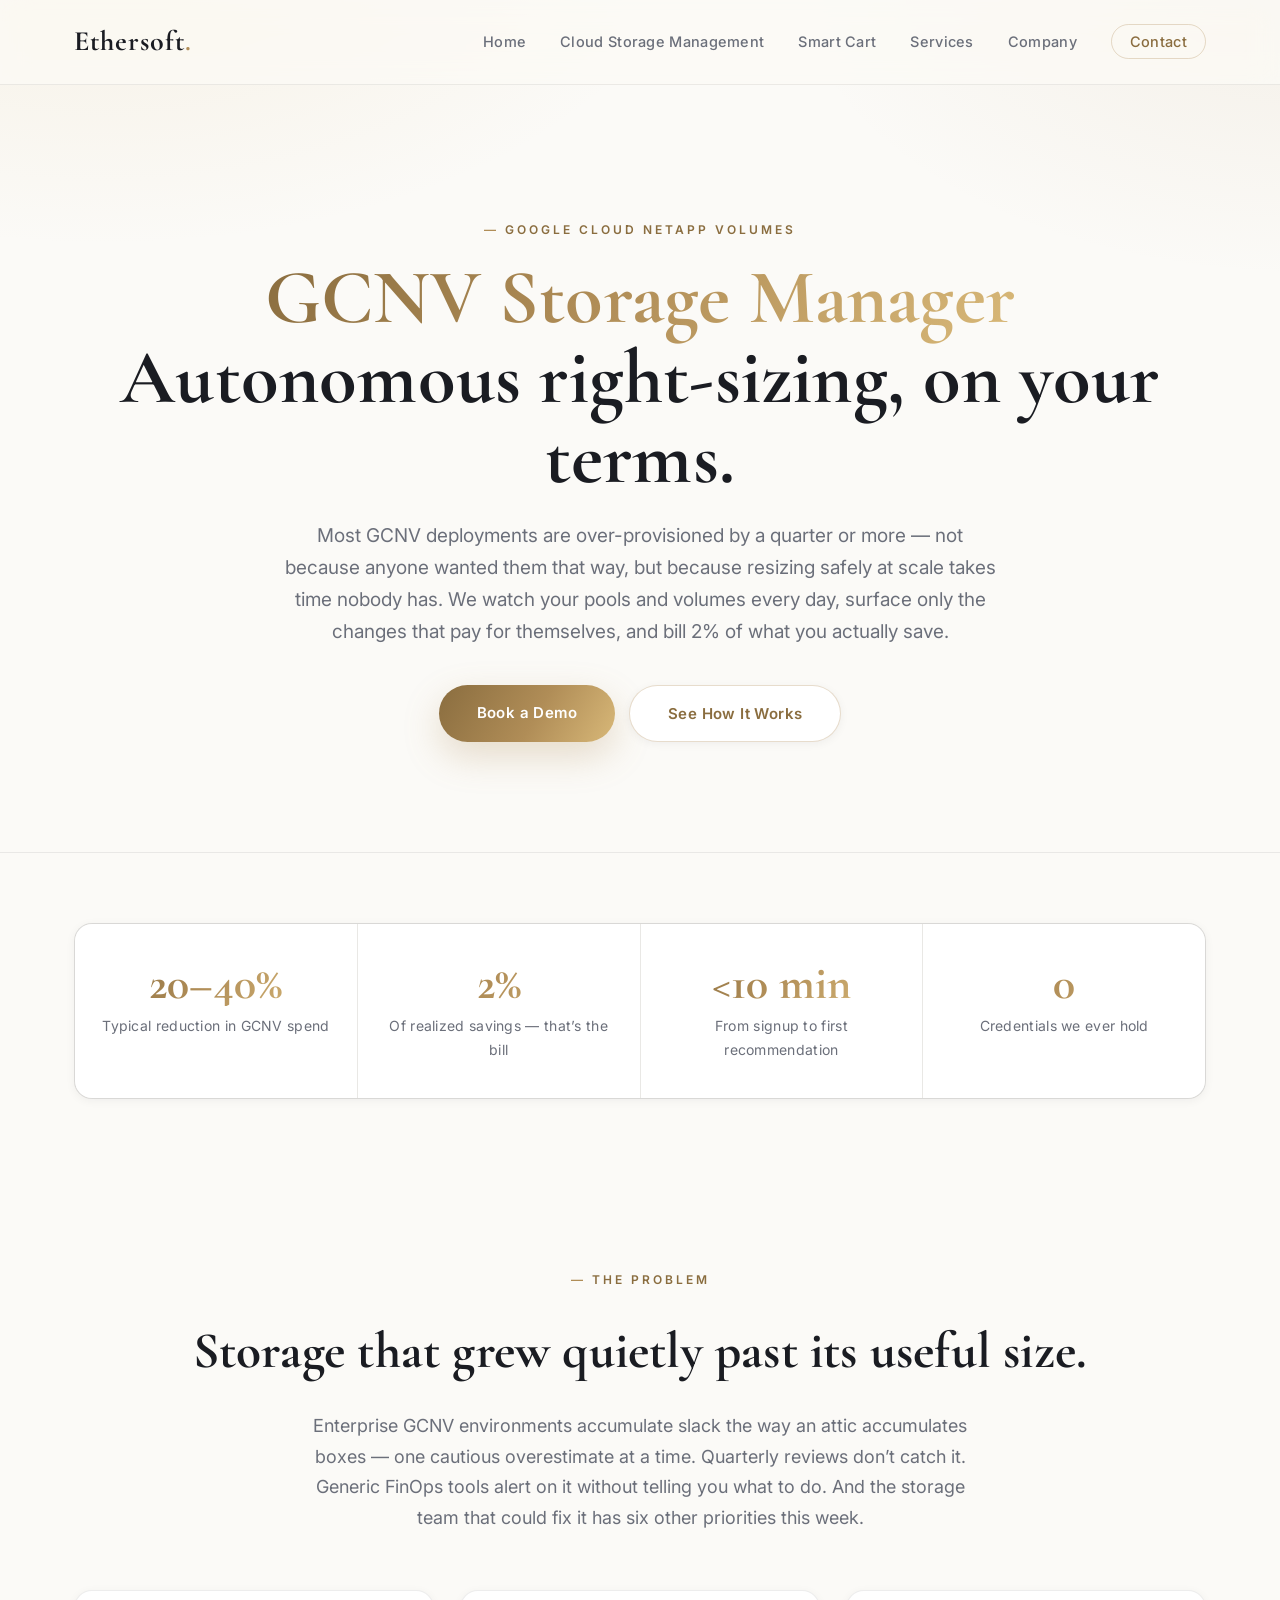
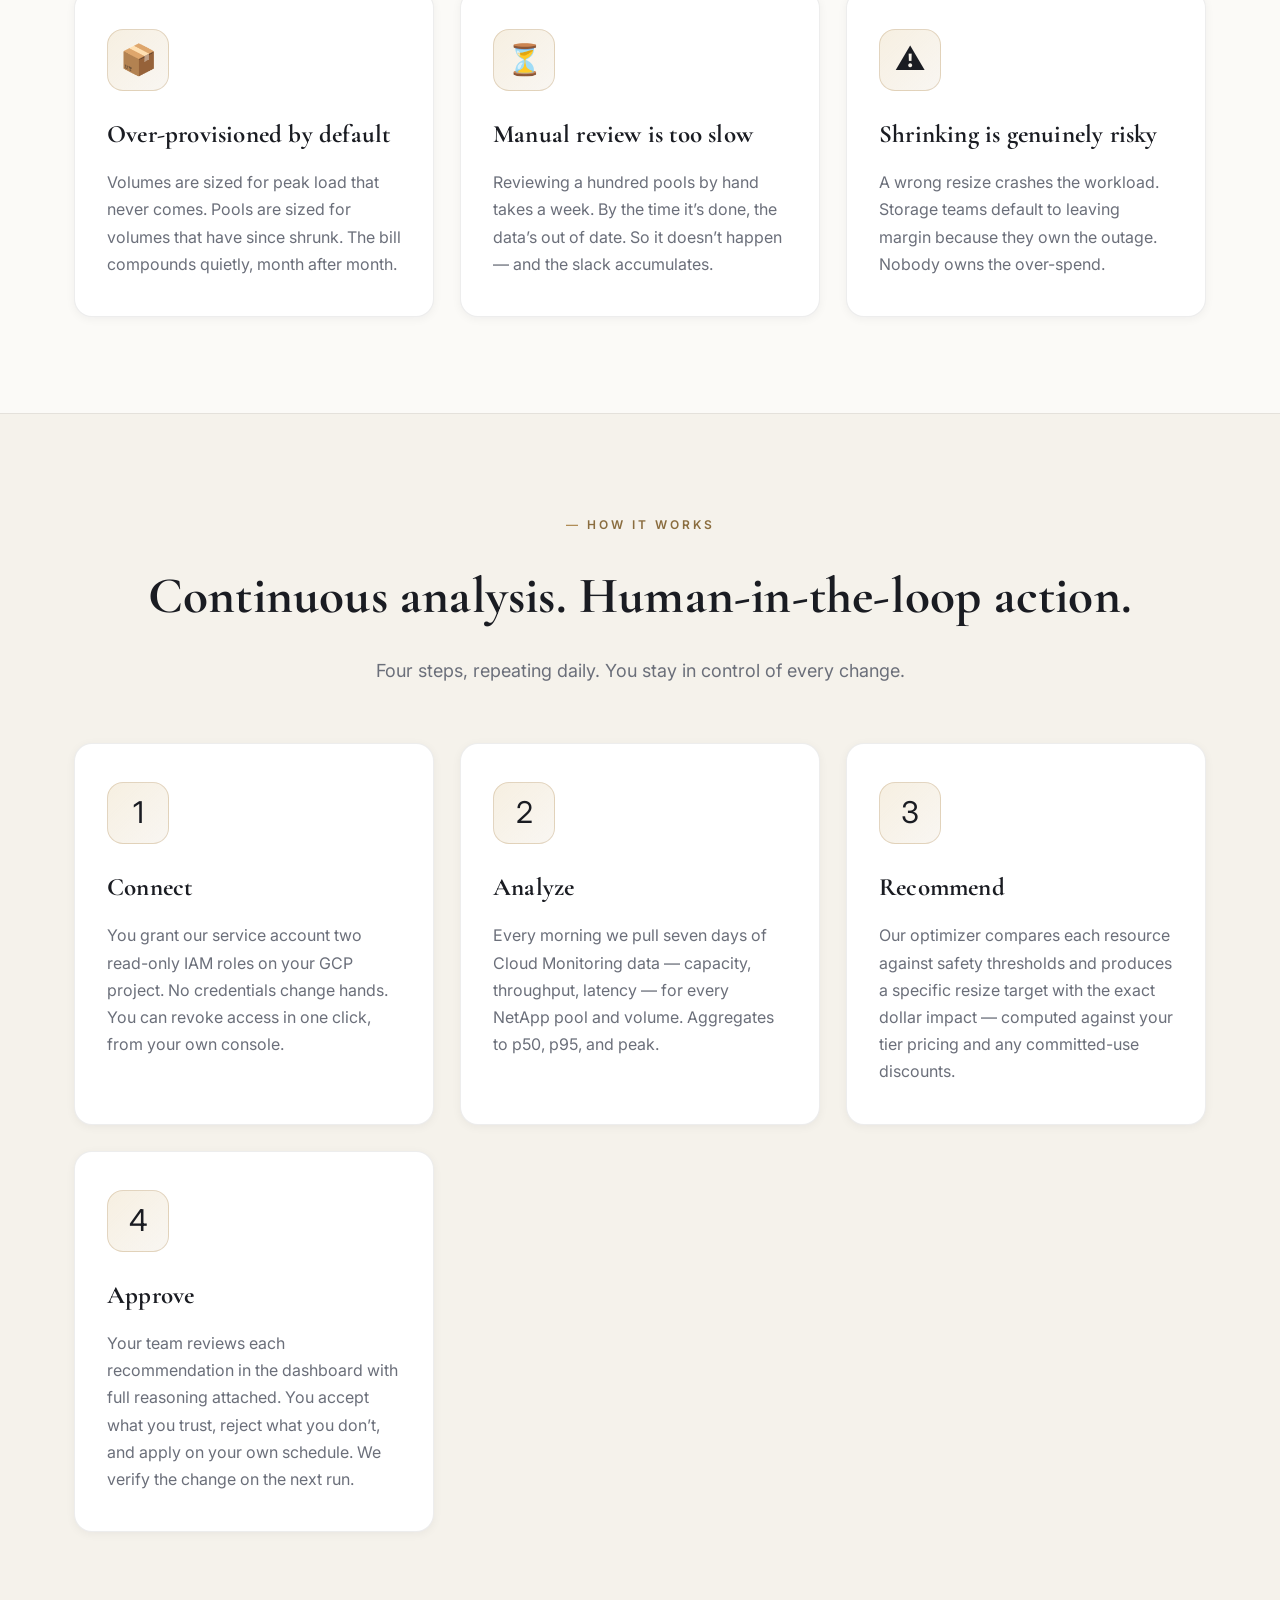
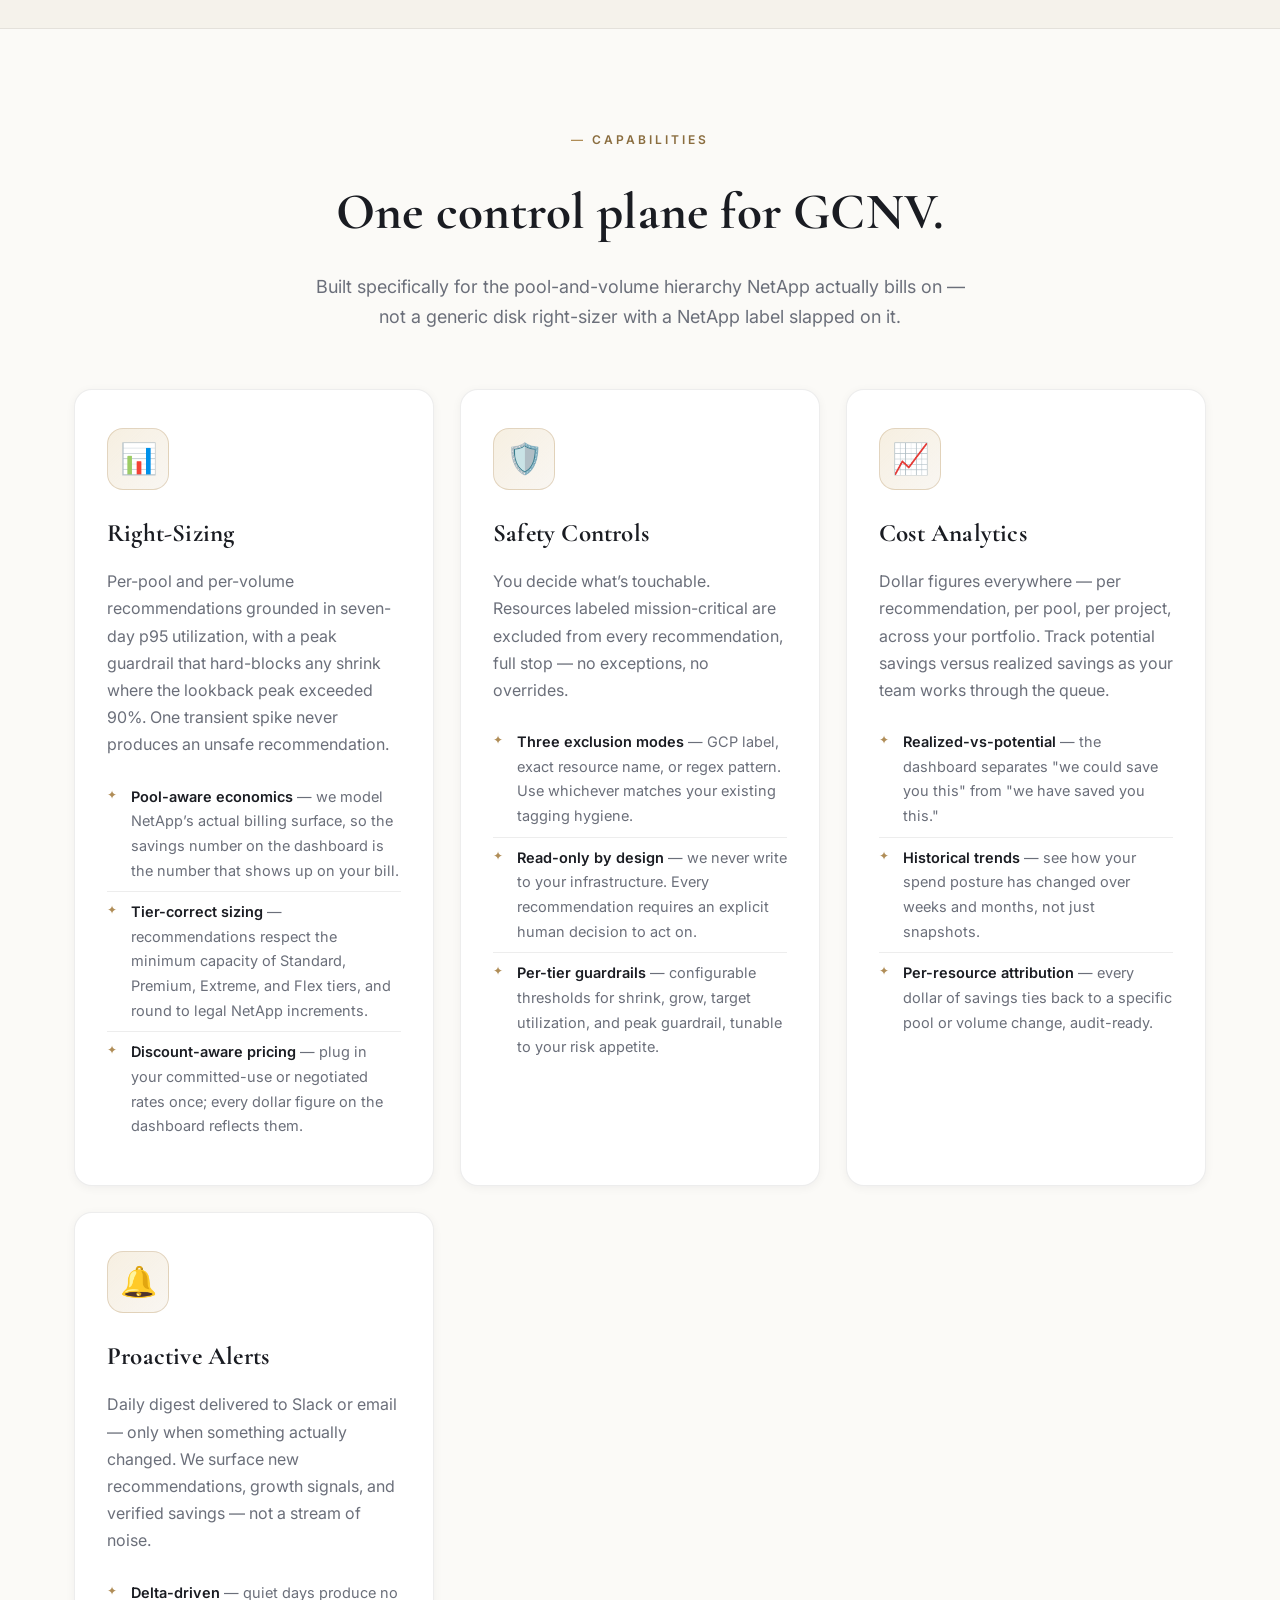
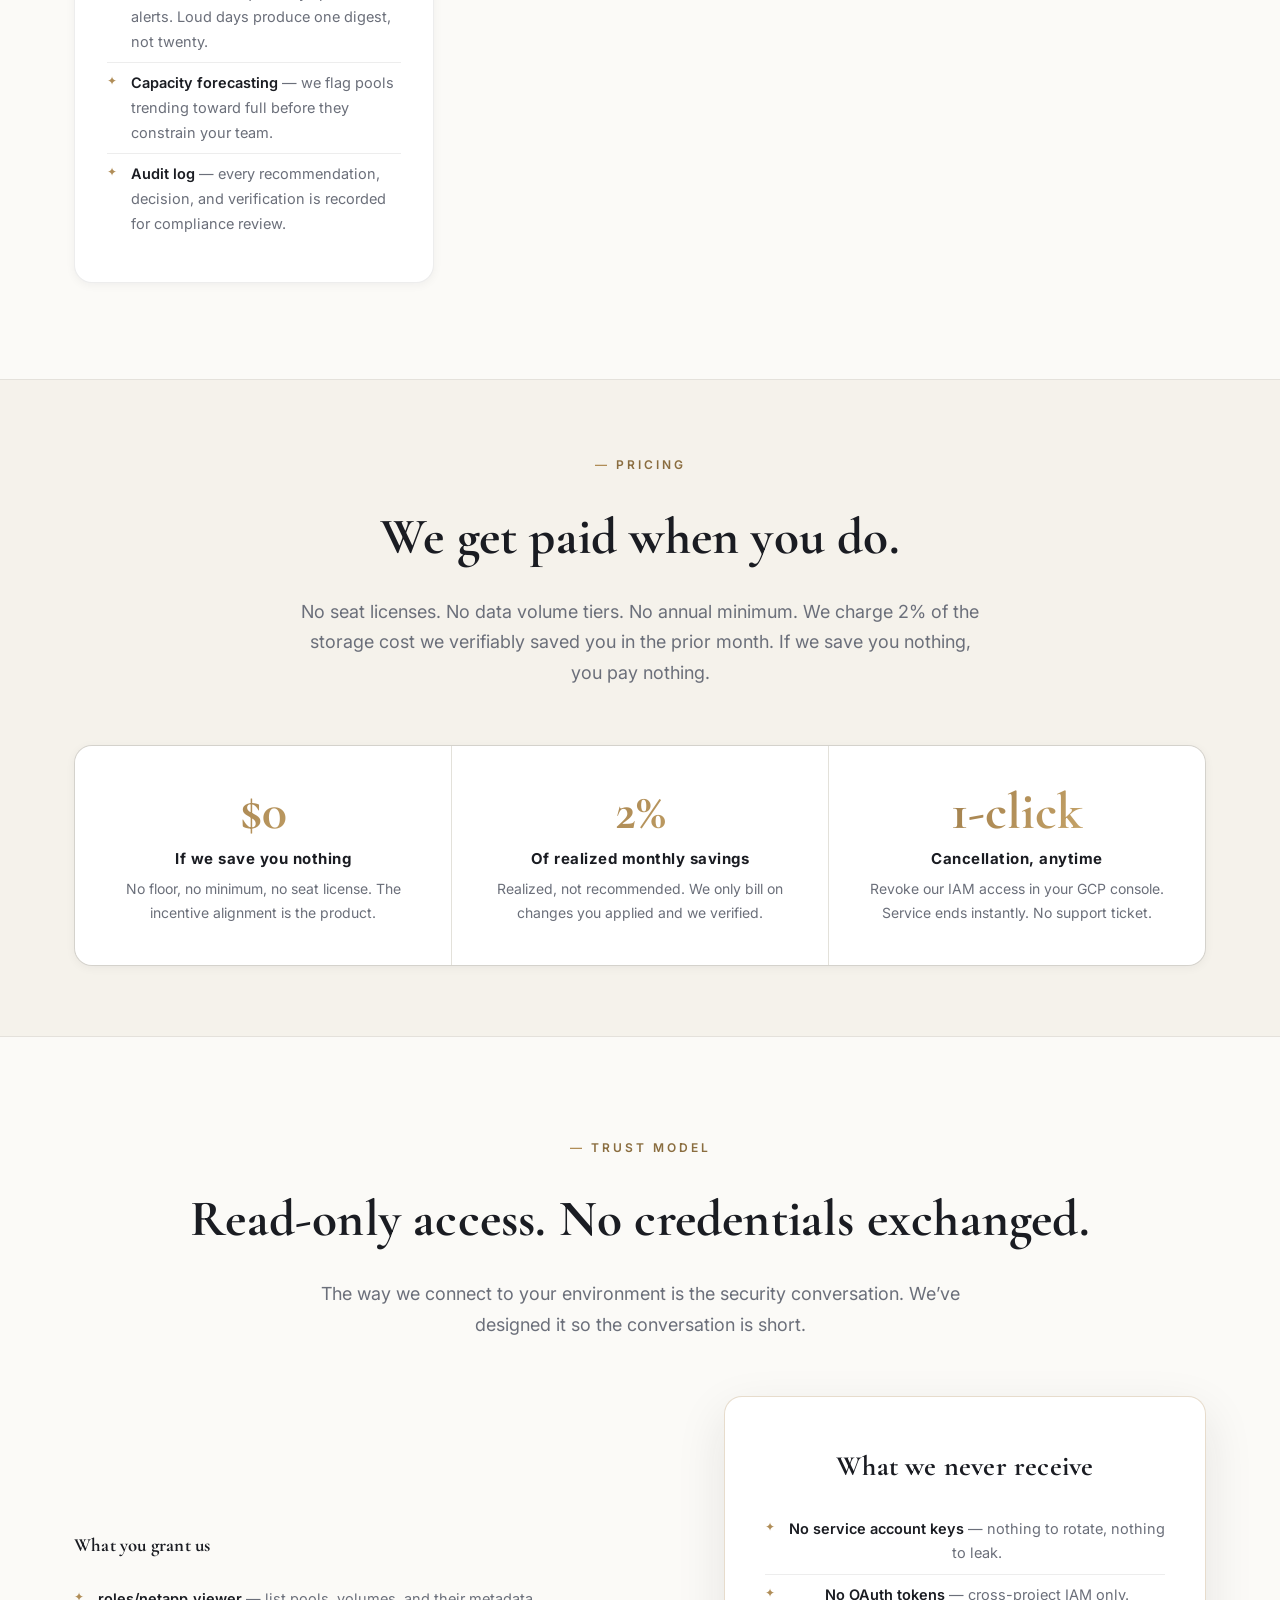
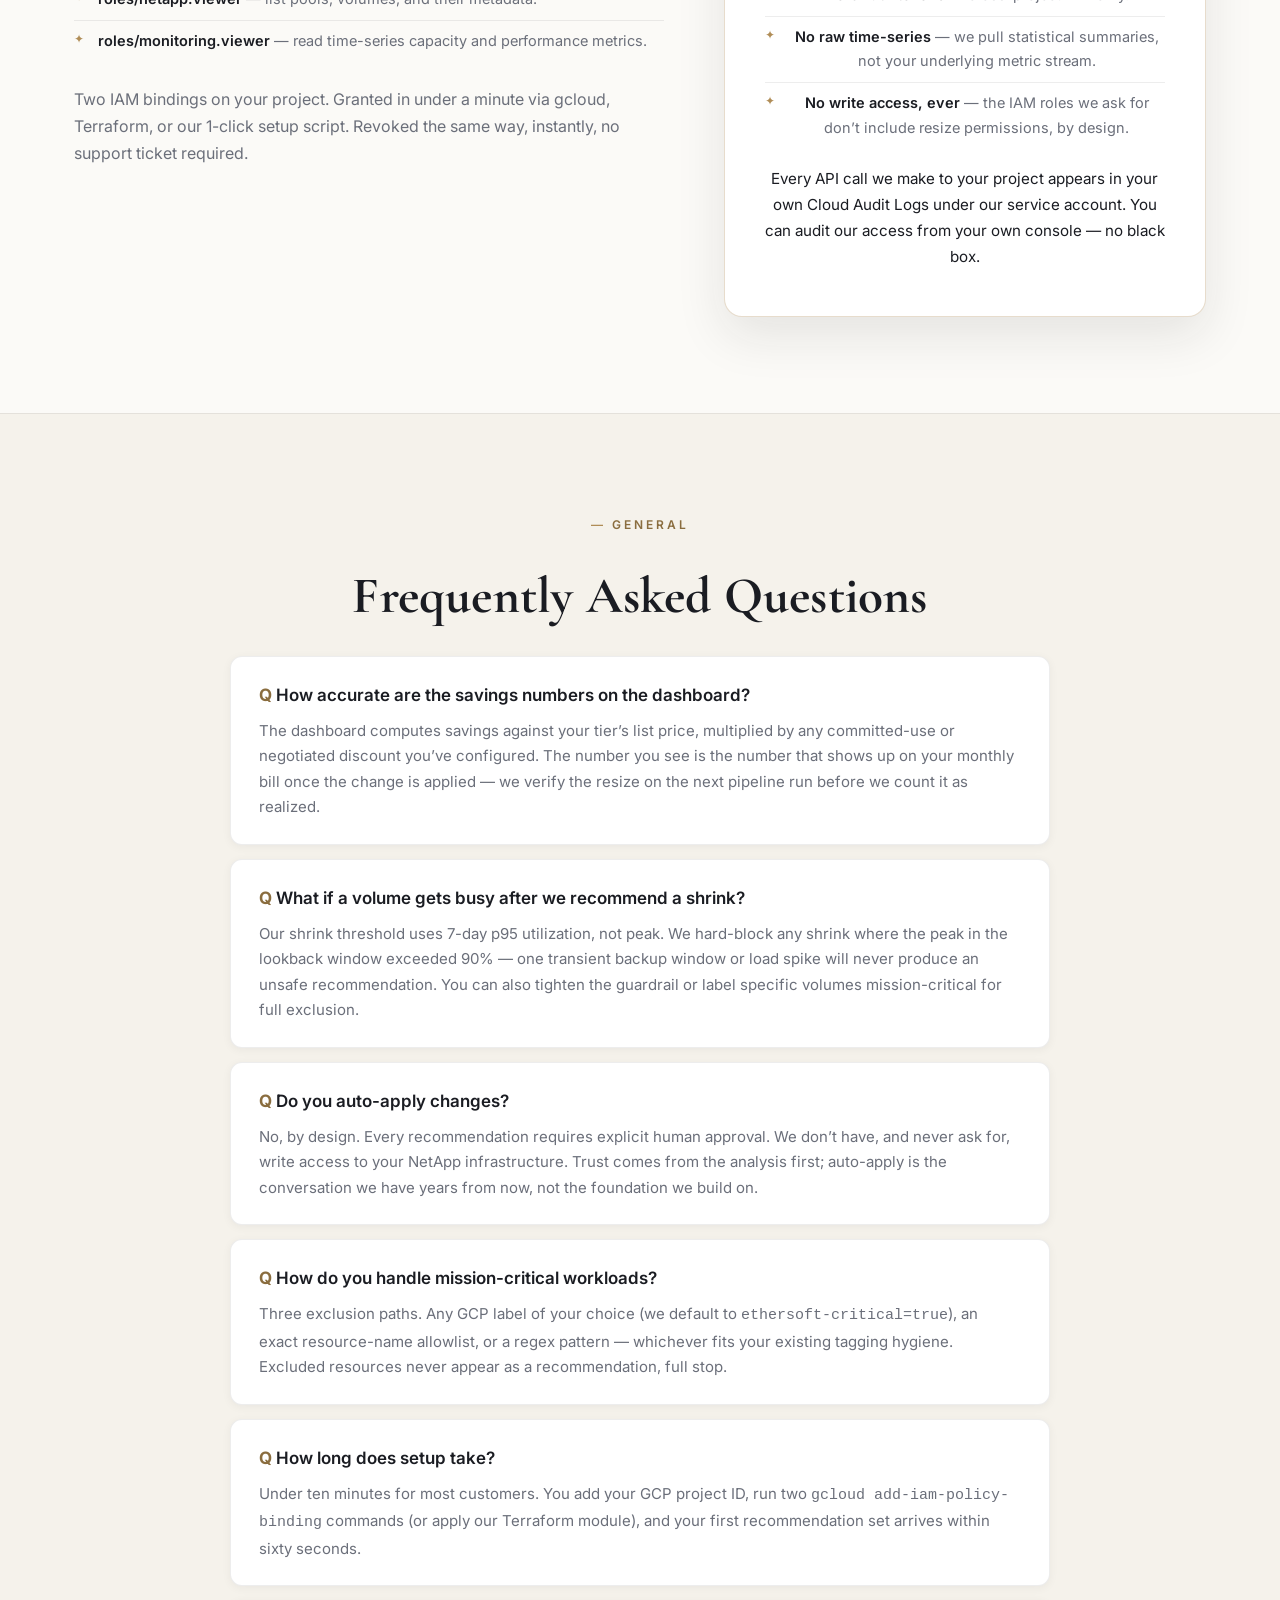
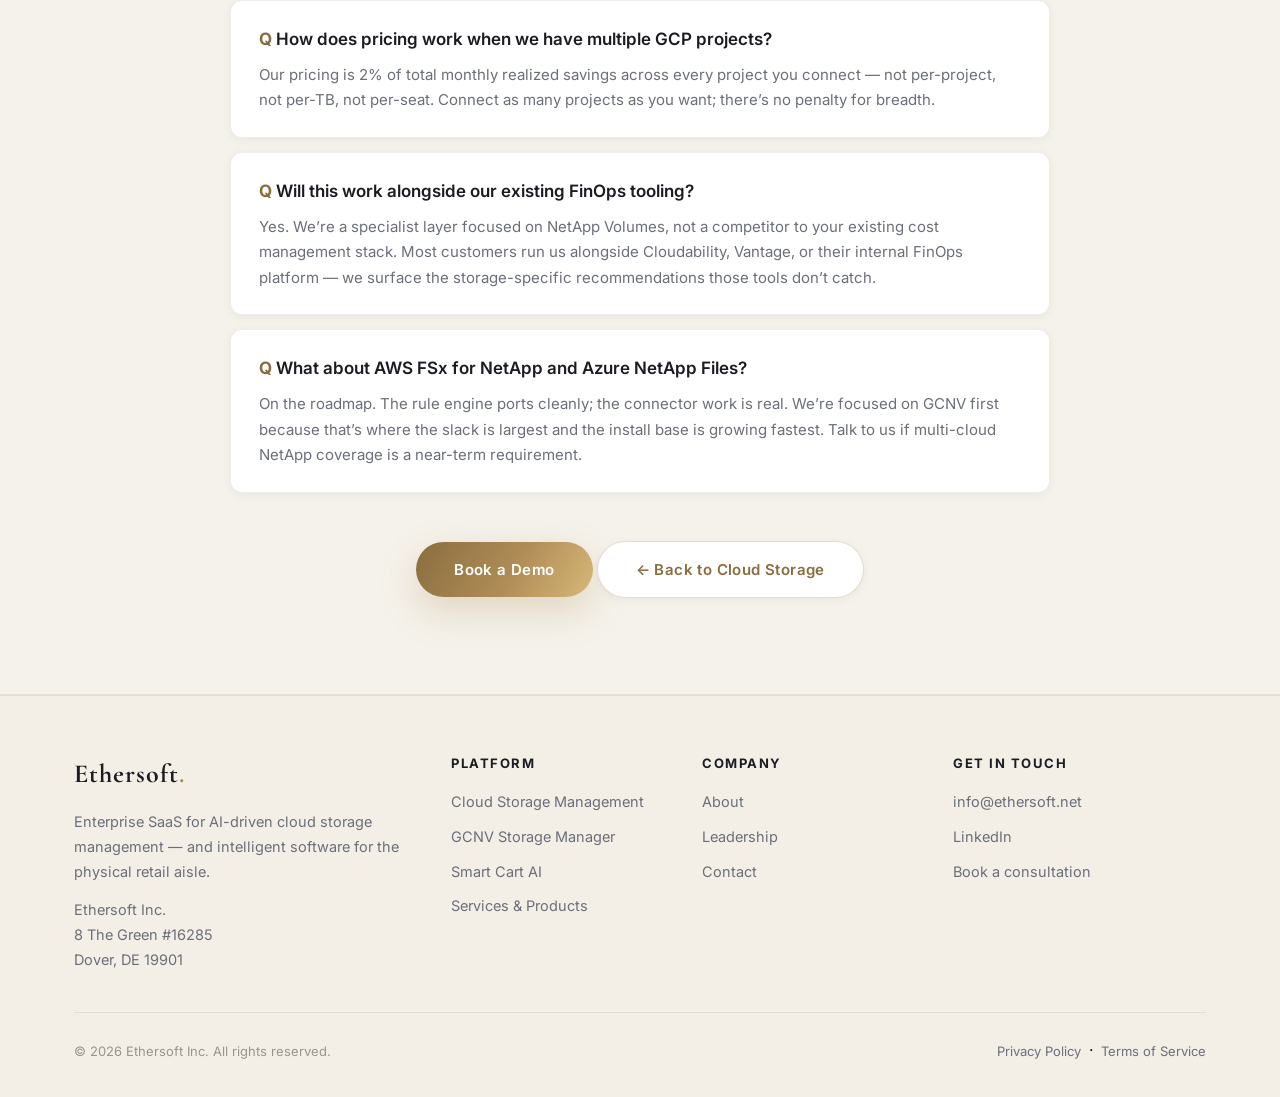
<file: gcnv.html>
<!DOCTYPE html>
<html lang="en">
<head>
<meta charset="utf-8" />
<meta content="width=device-width, initial-scale=1.0" name="viewport" />
<title>Ethersoft — GCNV Storage Manager</title>
<meta name="description" content="Autonomous right-sizing and cost optimization for Google Cloud NetApp Volumes. Cut storage spend 20–40% with read-only API access, human-in-the-loop control, and pricing tied to realized savings." />
<meta property="og:title" content="Ethersoft — GCNV Storage Manager" />
<meta property="og:description" content="Autonomous right-sizing for Google Cloud NetApp Volumes. Pricing tied to realized savings." />
<meta name="theme-color" content="#fbfaf7" />
<link rel="icon" href="favicon.svg" type="image/svg+xml" />
<link rel="preconnect" href="https://fonts.googleapis.com" />
<link rel="preconnect" href="https://fonts.gstatic.com" crossorigin />
<link href="https://fonts.googleapis.com/css2?family=Cormorant+Garamond:wght@500;600;700&family=Inter:wght@400;500;600;700&display=swap" rel="stylesheet" />
<link rel="stylesheet" href="styles.css" />
</head>
<body>
<header>
<div class="container">
<nav>
<a class="logo" href="index.html">Ethersoft</a>
<ul class="nav-links">
<li><a href="index.html">Home</a></li>
<li><a href="cloud-storage.html">Cloud Storage Management</a></li>
<li><a href="smart-cart.html">Smart Cart</a></li>
<li><a href="services.html">Services</a></li>
<li><a href="company.html">Company</a></li>
<li><a class="nav-cta" href="contact.html">Contact</a></li>
</ul>
</nav>
</div>
</header>

<!-- Hero -->
<section class="hero" id="home">
<div class="container">
<span class="eyebrow">Google Cloud NetApp Volumes</span>
<h1><span class="gold-text">GCNV Storage Manager</span><br />Autonomous right-sizing, on your terms.</h1>
<p>Most GCNV deployments are over-provisioned by a quarter or more &mdash; not because anyone wanted them that way, but because resizing safely at scale takes time nobody has. We watch your pools and volumes every day, surface only the changes that pay for themselves, and bill 2% of what you actually save.</p>
<div class="hero-actions">
<a class="btn" href="https://calendar.app.google/bSoUSivCprmPREwT8" target="_blank" rel="noopener">Book a Demo</a>
<a class="btn btn-light" href="#how">See How It Works</a>
</div>
</div>
</section>

<!-- Stats band -->
<section class="section tight">
<div class="container">
<div class="stats-band reveal">
<div class="stat"><div class="n gold-text">20&ndash;40%</div><div class="l">Typical reduction in GCNV spend</div></div>
<div class="stat"><div class="n gold-text">2%</div><div class="l">Of realized savings &mdash; that&rsquo;s the bill</div></div>
<div class="stat"><div class="n gold-text">&lt;10 min</div><div class="l">From signup to first recommendation</div></div>
<div class="stat"><div class="n gold-text">0</div><div class="l">Credentials we ever hold</div></div>
</div>
</div>
</section>

<!-- The problem -->
<section class="section" id="problem">
<div class="container">
<div class="reveal" style="text-align:center;">
<span class="eyebrow">The Problem</span>
<h2>Storage that grew quietly past its useful size.</h2>
<p class="subtitle">Enterprise GCNV environments accumulate slack the way an attic accumulates boxes &mdash; one cautious overestimate at a time. Quarterly reviews don&rsquo;t catch it. Generic FinOps tools alert on it without telling you what to do. And the storage team that could fix it has six other priorities this week.</p>
</div>
<div class="features reveal" style="margin-top:48px;">
<div class="feature-card">
<div class="feature-icon">📦</div>
<h3>Over-provisioned by default</h3>
<p>Volumes are sized for peak load that never comes. Pools are sized for volumes that have since shrunk. The bill compounds quietly, month after month.</p>
</div>
<div class="feature-card">
<div class="feature-icon">⏳</div>
<h3>Manual review is too slow</h3>
<p>Reviewing a hundred pools by hand takes a week. By the time it&rsquo;s done, the data&rsquo;s out of date. So it doesn&rsquo;t happen &mdash; and the slack accumulates.</p>
</div>
<div class="feature-card">
<div class="feature-icon">⚠️</div>
<h3>Shrinking is genuinely risky</h3>
<p>A wrong resize crashes the workload. Storage teams default to leaving margin because they own the outage. Nobody owns the over-spend.</p>
</div>
</div>
</div>
</section>

<!-- How it works -->
<section class="section alt" id="how">
<div class="container">
<div class="reveal" style="text-align:center;">
<span class="eyebrow">How It Works</span>
<h2>Continuous analysis. Human-in-the-loop action.</h2>
<p class="subtitle">Four steps, repeating daily. You stay in control of every change.</p>
</div>
<div class="features reveal" style="margin-top:48px;">
<div class="feature-card">
<div class="feature-icon">1</div>
<h3>Connect</h3>
<p>You grant our service account two read-only IAM roles on your GCP project. No credentials change hands. You can revoke access in one click, from your own console.</p>
</div>
<div class="feature-card">
<div class="feature-icon">2</div>
<h3>Analyze</h3>
<p>Every morning we pull seven days of Cloud Monitoring data &mdash; capacity, throughput, latency &mdash; for every NetApp pool and volume. Aggregates to p50, p95, and peak.</p>
</div>
<div class="feature-card">
<div class="feature-icon">3</div>
<h3>Recommend</h3>
<p>Our optimizer compares each resource against safety thresholds and produces a specific resize target with the exact dollar impact &mdash; computed against your tier pricing and any committed-use discounts.</p>
</div>
<div class="feature-card">
<div class="feature-icon">4</div>
<h3>Approve</h3>
<p>Your team reviews each recommendation in the dashboard with full reasoning attached. You accept what you trust, reject what you don&rsquo;t, and apply on your own schedule. We verify the change on the next run.</p>
</div>
</div>
</div>
</section>

<!-- Capabilities -->
<section class="section" id="capabilities">
<div class="container">
<div class="reveal" style="text-align:center;">
<span class="eyebrow">Capabilities</span>
<h2>One control plane for GCNV.</h2>
<p class="subtitle">Built specifically for the pool-and-volume hierarchy NetApp actually bills on &mdash; not a generic disk right-sizer with a NetApp label slapped on it.</p>
</div>
<div class="features reveal" style="margin-top:48px;">
<div class="feature-card">
<div class="feature-icon">📊</div>
<h3>Right-Sizing</h3>
<p>Per-pool and per-volume recommendations grounded in seven-day p95 utilization, with a peak guardrail that hard-blocks any shrink where the lookback peak exceeded 90%. One transient spike never produces an unsafe recommendation.</p>
<ul class="sub-features">
<li><strong>Pool-aware economics</strong> &mdash; we model NetApp&rsquo;s actual billing surface, so the savings number on the dashboard is the number that shows up on your bill.</li>
<li><strong>Tier-correct sizing</strong> &mdash; recommendations respect the minimum capacity of Standard, Premium, Extreme, and Flex tiers, and round to legal NetApp increments.</li>
<li><strong>Discount-aware pricing</strong> &mdash; plug in your committed-use or negotiated rates once; every dollar figure on the dashboard reflects them.</li>
</ul>
</div>
<div class="feature-card">
<div class="feature-icon">🛡️</div>
<h3>Safety Controls</h3>
<p>You decide what&rsquo;s touchable. Resources labeled mission-critical are excluded from every recommendation, full stop &mdash; no exceptions, no overrides.</p>
<ul class="sub-features">
<li><strong>Three exclusion modes</strong> &mdash; GCP label, exact resource name, or regex pattern. Use whichever matches your existing tagging hygiene.</li>
<li><strong>Read-only by design</strong> &mdash; we never write to your infrastructure. Every recommendation requires an explicit human decision to act on.</li>
<li><strong>Per-tier guardrails</strong> &mdash; configurable thresholds for shrink, grow, target utilization, and peak guardrail, tunable to your risk appetite.</li>
</ul>
</div>
<div class="feature-card">
<div class="feature-icon">📈</div>
<h3>Cost Analytics</h3>
<p>Dollar figures everywhere &mdash; per recommendation, per pool, per project, across your portfolio. Track potential savings versus realized savings as your team works through the queue.</p>
<ul class="sub-features">
<li><strong>Realized-vs-potential</strong> &mdash; the dashboard separates "we could save you this" from "we have saved you this."</li>
<li><strong>Historical trends</strong> &mdash; see how your spend posture has changed over weeks and months, not just snapshots.</li>
<li><strong>Per-resource attribution</strong> &mdash; every dollar of savings ties back to a specific pool or volume change, audit-ready.</li>
</ul>
</div>
<div class="feature-card">
<div class="feature-icon">🔔</div>
<h3>Proactive Alerts</h3>
<p>Daily digest delivered to Slack or email &mdash; only when something actually changed. We surface new recommendations, growth signals, and verified savings &mdash; not a stream of noise.</p>
<ul class="sub-features">
<li><strong>Delta-driven</strong> &mdash; quiet days produce no alerts. Loud days produce one digest, not twenty.</li>
<li><strong>Capacity forecasting</strong> &mdash; we flag pools trending toward full before they constrain your team.</li>
<li><strong>Audit log</strong> &mdash; every recommendation, decision, and verification is recorded for compliance review.</li>
</ul>
</div>
</div>
</div>
</section>

<!-- Pricing alignment -->
<section class="section alt tight" id="pricing">
<div class="container">
<div class="reveal" style="text-align:center;">
<span class="eyebrow">Pricing</span>
<h2>We get paid when you do.</h2>
<p class="subtitle">No seat licenses. No data volume tiers. No annual minimum. We charge 2% of the storage cost we verifiably saved you in the prior month. If we save you nothing, you pay nothing.</p>
</div>
<div class="value-strip reveal">
<div class="value">
<div class="num-big gold-text">$0</div>
<h4>If we save you nothing</h4>
<p>No floor, no minimum, no seat license. The incentive alignment is the product.</p>
</div>
<div class="value">
<div class="num-big gold-text">2%</div>
<h4>Of realized monthly savings</h4>
<p>Realized, not recommended. We only bill on changes you applied and we verified.</p>
</div>
<div class="value">
<div class="num-big gold-text">1-click</div>
<h4>Cancellation, anytime</h4>
<p>Revoke our IAM access in your GCP console. Service ends instantly. No support ticket.</p>
</div>
</div>
</div>
</section>

<!-- Trust -->
<section class="section" id="trust">
<div class="container">
<div class="reveal" style="text-align:center;">
<span class="eyebrow">Trust Model</span>
<h2>Read-only access. No credentials exchanged.</h2>
<p class="subtitle">The way we connect to your environment is the security conversation. We&rsquo;ve designed it so the conversation is short.</p>
</div>
<div class="about-content" style="margin-top:48px;">
<div class="about-text reveal">
<h3>What you grant us</h3>
<ul class="sub-features">
<li><strong>roles/netapp.viewer</strong> &mdash; list pools, volumes, and their metadata.</li>
<li><strong>roles/monitoring.viewer</strong> &mdash; read time-series capacity and performance metrics.</li>
</ul>
<p style="margin-top:24px;">Two IAM bindings on your project. Granted in under a minute via gcloud, Terraform, or our 1-click setup script. Revoked the same way, instantly, no support ticket required.</p>
</div>
<div class="cto-card reveal">
<h3 style="text-align:center;">What we never receive</h3>
<ul class="sub-features" style="margin-top:18px;">
<li><strong>No service account keys</strong> &mdash; nothing to rotate, nothing to leak.</li>
<li><strong>No OAuth tokens</strong> &mdash; cross-project IAM only.</li>
<li><strong>No raw time-series</strong> &mdash; we pull statistical summaries, not your underlying metric stream.</li>
<li><strong>No write access, ever</strong> &mdash; the IAM roles we ask for don&rsquo;t include resize permissions, by design.</li>
</ul>
<p style="margin-top:18px; font-size:0.95em;">Every API call we make to your project appears in your own Cloud Audit Logs under our service account. You can audit our access from your own console &mdash; no black box.</p>
</div>
</div>
</div>
</section>

<!-- FAQ -->
<section class="section alt" id="faq">
<div class="container">
<div class="reveal" style="text-align:center;">
<span class="eyebrow">General</span>
<h2>Frequently Asked Questions</h2>
</div>
<div class="faq reveal">
<div class="faq-item">
<h4>How accurate are the savings numbers on the dashboard?</h4>
<p>The dashboard computes savings against your tier&rsquo;s list price, multiplied by any committed-use or negotiated discount you&rsquo;ve configured. The number you see is the number that shows up on your monthly bill once the change is applied &mdash; we verify the resize on the next pipeline run before we count it as realized.</p>
</div>
<div class="faq-item">
<h4>What if a volume gets busy after we recommend a shrink?</h4>
<p>Our shrink threshold uses 7-day p95 utilization, not peak. We hard-block any shrink where the peak in the lookback window exceeded 90% &mdash; one transient backup window or load spike will never produce an unsafe recommendation. You can also tighten the guardrail or label specific volumes mission-critical for full exclusion.</p>
</div>
<div class="faq-item">
<h4>Do you auto-apply changes?</h4>
<p>No, by design. Every recommendation requires explicit human approval. We don&rsquo;t have, and never ask for, write access to your NetApp infrastructure. Trust comes from the analysis first; auto-apply is the conversation we have years from now, not the foundation we build on.</p>
</div>
<div class="faq-item">
<h4>How do you handle mission-critical workloads?</h4>
<p>Three exclusion paths. Any GCP label of your choice (we default to <code>ethersoft-critical=true</code>), an exact resource-name allowlist, or a regex pattern &mdash; whichever fits your existing tagging hygiene. Excluded resources never appear as a recommendation, full stop.</p>
</div>
<div class="faq-item">
<h4>How long does setup take?</h4>
<p>Under ten minutes for most customers. You add your GCP project ID, run two <code>gcloud add-iam-policy-binding</code> commands (or apply our Terraform module), and your first recommendation set arrives within sixty seconds.</p>
</div>
<div class="faq-item">
<h4>How does pricing work when we have multiple GCP projects?</h4>
<p>Our pricing is 2% of total monthly realized savings across every project you connect &mdash; not per-project, not per-TB, not per-seat. Connect as many projects as you want; there&rsquo;s no penalty for breadth.</p>
</div>
<div class="faq-item">
<h4>Will this work alongside our existing FinOps tooling?</h4>
<p>Yes. We&rsquo;re a specialist layer focused on NetApp Volumes, not a competitor to your existing cost management stack. Most customers run us alongside Cloudability, Vantage, or their internal FinOps platform &mdash; we surface the storage-specific recommendations those tools don&rsquo;t catch.</p>
</div>
<div class="faq-item">
<h4>What about AWS FSx for NetApp and Azure NetApp Files?</h4>
<p>On the roadmap. The rule engine ports cleanly; the connector work is real. We&rsquo;re focused on GCNV first because that&rsquo;s where the slack is largest and the install base is growing fastest. Talk to us if multi-cloud NetApp coverage is a near-term requirement.</p>
</div>
</div>
<div style="text-align:center; margin-top:48px;">
<a class="btn" href="https://calendar.app.google/bSoUSivCprmPREwT8" target="_blank" rel="noopener">Book a Demo</a>
<a class="btn btn-light" href="cloud-storage.html">← Back to Cloud Storage</a>
</div>
</div>
</section>

<footer>
<div class="container">
<div class="footer-grid">
<div class="footer-brand">
<a class="logo" href="index.html">Ethersoft</a>
<p class="footer-addr">Enterprise SaaS for AI-driven cloud storage management &mdash; and intelligent software for the physical retail aisle.</p>
<p class="footer-addr" style="margin-top:14px;">Ethersoft Inc.<br />8 The Green #16285<br />Dover, DE 19901</p>
</div>
<div class="footer-col">
<h5>Platform</h5>
<a href="cloud-storage.html">Cloud Storage Management</a>
<a href="gcnv.html">GCNV Storage Manager</a>
<a href="smart-cart.html">Smart Cart AI</a>
<a href="services.html">Services &amp; Products</a>
</div>
<div class="footer-col">
<h5>Company</h5>
<a href="company.html">About</a>
<a href="company.html#leadership">Leadership</a>
<a href="contact.html">Contact</a>
</div>
<div class="footer-col">
<h5>Get in touch</h5>
<a href="mailto:info@ethersoft.net">info@ethersoft.net</a>
<a href="https://www.linkedin.com/company/ethersoft-inc/" target="_blank" rel="noopener">LinkedIn</a>
<a href="https://calendar.app.google/bSoUSivCprmPREwT8" target="_blank" rel="noopener">Book a consultation</a>
</div>
</div>
<div class="footer-bottom">
<p class="copyright">&copy; <span class="js-year">2026</span> Ethersoft Inc. All rights reserved.</p>
<div class="footer-legal">
<a href="privacy.html">Privacy Policy</a> &nbsp;&middot;&nbsp; <a href="terms.html">Terms of Service</a>
</div>
</div>
</div>
</footer>
<button class="back-to-top" aria-label="Back to top">&uarr;</button>
<script src="app.js"></script>
</body>
</html>
</file>
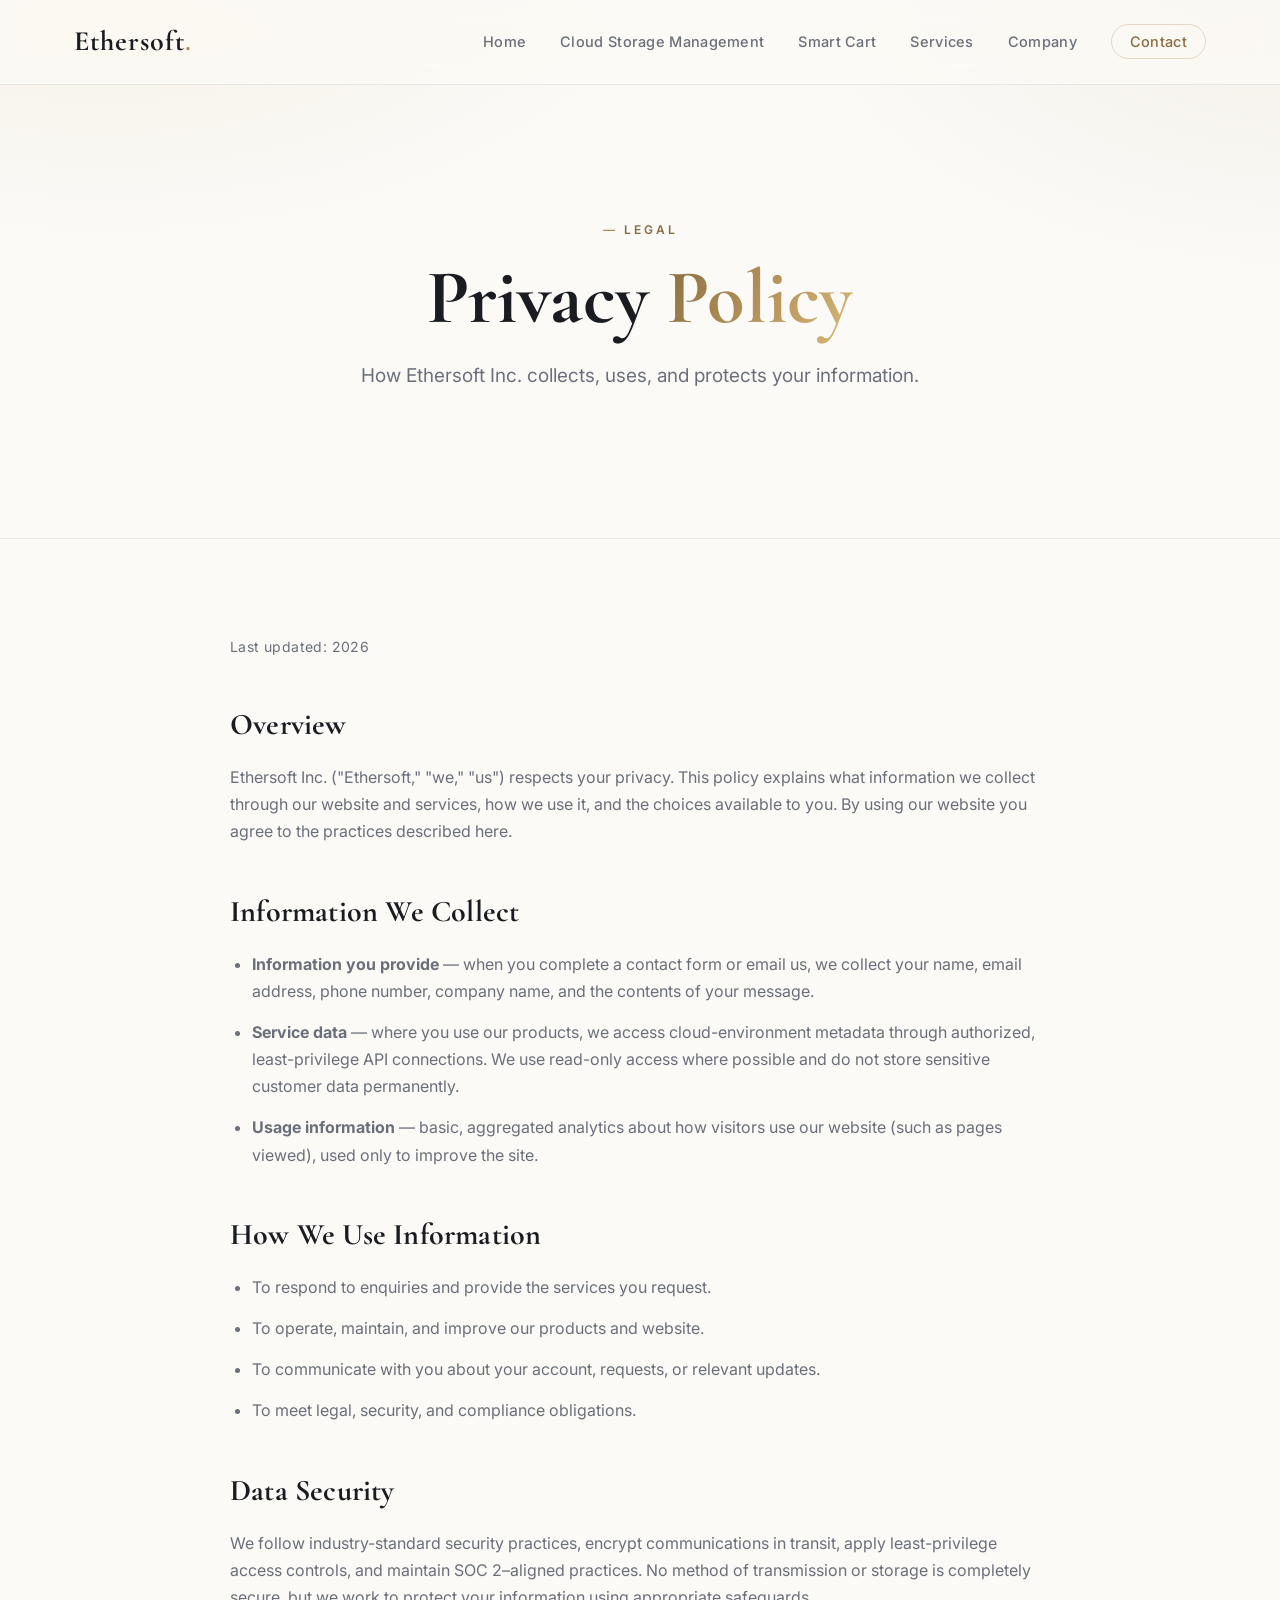
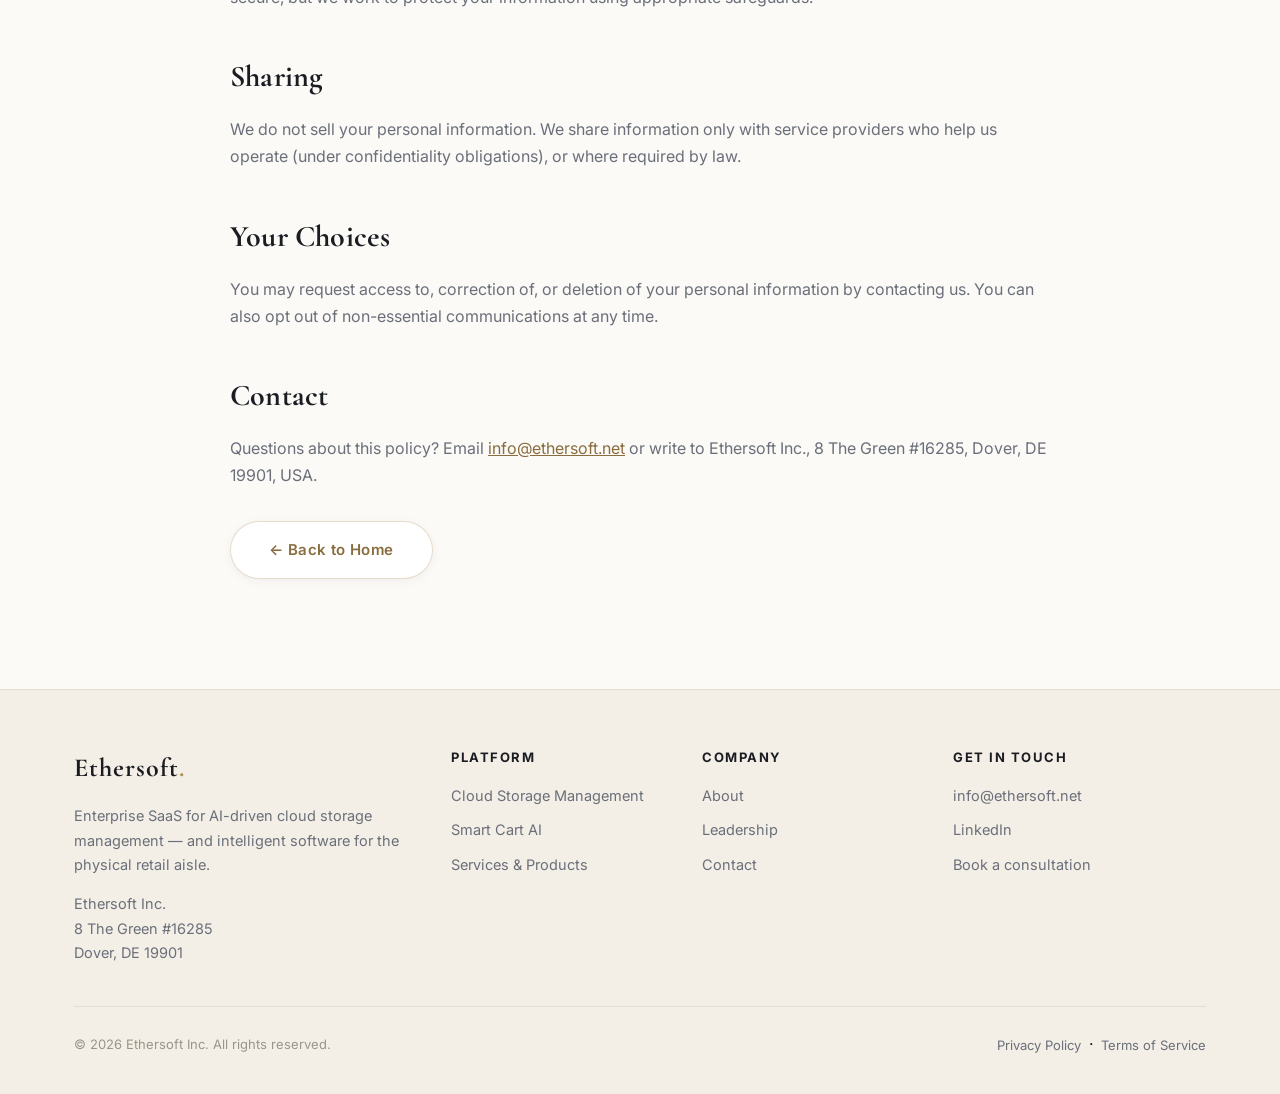
<file: privacy.html>
<!DOCTYPE html>
<html lang="en">
<head>
<meta charset="utf-8" />
<meta content="width=device-width, initial-scale=1.0" name="viewport" />
<title>Ethersoft — Privacy Policy</title>
<meta name="description" content="How Ethersoft Inc. collects, uses, and protects your information." />
<meta name="robots" content="index,follow" />
<meta name="theme-color" content="#fbfaf7" />
<link rel="icon" href="favicon.svg" type="image/svg+xml" />
<link rel="preconnect" href="https://fonts.googleapis.com" />
<link rel="preconnect" href="https://fonts.gstatic.com" crossorigin />
<link href="https://fonts.googleapis.com/css2?family=Cormorant+Garamond:wght@500;600;700&family=Inter:wght@400;500;600;700&display=swap" rel="stylesheet" />
<link rel="stylesheet" href="styles.css" />
</head>
<body>
<header>
<div class="container">
<nav>
<a class="logo" href="index.html">Ethersoft</a>
<ul class="nav-links">
<li><a href="index.html">Home</a></li>
<li><a href="cloud-storage.html">Cloud Storage Management</a></li>
<li><a href="smart-cart.html">Smart Cart</a></li>
<li><a href="services.html">Services</a></li>
<li><a href="company.html">Company</a></li>
<li><a class="nav-cta" href="contact.html">Contact</a></li>
</ul>
</nav>
</div>
</header>

<section class="hero" id="home">
<div class="container">
<span class="eyebrow">Legal</span>
<h1>Privacy <span class="gold-text">Policy</span></h1>
<p>How Ethersoft Inc. collects, uses, and protects your information.</p>
</div>
</section>

<section class="section">
<div class="container">
<div class="prose reveal">
<p class="updated">Last updated: <span class="js-year">2026</span></p>

<h2>Overview</h2>
<p>Ethersoft Inc. ("Ethersoft," "we," "us") respects your privacy. This policy explains what information we collect through our website and services, how we use it, and the choices available to you. By using our website you agree to the practices described here.</p>

<h2>Information We Collect</h2>
<ul>
<li><strong>Information you provide</strong> — when you complete a contact form or email us, we collect your name, email address, phone number, company name, and the contents of your message.</li>
<li><strong>Service data</strong> — where you use our products, we access cloud-environment metadata through authorized, least-privilege API connections. We use read-only access where possible and do not store sensitive customer data permanently.</li>
<li><strong>Usage information</strong> — basic, aggregated analytics about how visitors use our website (such as pages viewed), used only to improve the site.</li>
</ul>

<h2>How We Use Information</h2>
<ul>
<li>To respond to enquiries and provide the services you request.</li>
<li>To operate, maintain, and improve our products and website.</li>
<li>To communicate with you about your account, requests, or relevant updates.</li>
<li>To meet legal, security, and compliance obligations.</li>
</ul>

<h2>Data Security</h2>
<p>We follow industry-standard security practices, encrypt communications in transit, apply least-privilege access controls, and maintain SOC 2–aligned practices. No method of transmission or storage is completely secure, but we work to protect your information using appropriate safeguards.</p>

<h2>Sharing</h2>
<p>We do not sell your personal information. We share information only with service providers who help us operate (under confidentiality obligations), or where required by law.</p>

<h2>Your Choices</h2>
<p>You may request access to, correction of, or deletion of your personal information by contacting us. You can also opt out of non-essential communications at any time.</p>

<h2>Contact</h2>
<p>Questions about this policy? Email <a href="mailto:info@ethersoft.net">info@ethersoft.net</a> or write to Ethersoft Inc., 8 The Green #16285, Dover, DE 19901, USA.</p>

<p style="margin-top:32px;"><a class="btn btn-light" href="index.html">← Back to Home</a></p>
</div>
</div>
</section>

<footer>
<div class="container">
<div class="footer-grid">
<div class="footer-brand">
<a class="logo" href="index.html">Ethersoft</a>
<p class="footer-addr">Enterprise SaaS for AI-driven cloud storage management — and intelligent software for the physical retail aisle.</p>
<p class="footer-addr" style="margin-top:14px;">Ethersoft Inc.<br />8 The Green #16285<br />Dover, DE 19901</p>
</div>
<div class="footer-col">
<h5>Platform</h5>
<a href="cloud-storage.html">Cloud Storage Management</a>
<a href="smart-cart.html">Smart Cart AI</a>
<a href="services.html">Services &amp; Products</a>
</div>
<div class="footer-col">
<h5>Company</h5>
<a href="company.html">About</a>
<a href="company.html#leadership">Leadership</a>
<a href="contact.html">Contact</a>
</div>
<div class="footer-col">
<h5>Get in touch</h5>
<a href="mailto:info@ethersoft.net">info@ethersoft.net</a>
<a href="https://www.linkedin.com/company/ethersoft-inc/" target="_blank" rel="noopener">LinkedIn</a>
<a href="https://calendar.app.google/bSoUSivCprmPREwT8" target="_blank" rel="noopener">Book a consultation</a>
</div>
</div>
<div class="footer-bottom">
<p class="copyright">&copy; <span class="js-year">2026</span> Ethersoft Inc. All rights reserved.</p>
<div class="footer-legal">
<a href="privacy.html">Privacy Policy</a> &nbsp;&middot;&nbsp; <a href="terms.html">Terms of Service</a>
</div>
</div>
</div>
</footer>
<button class="back-to-top" aria-label="Back to top">&uarr;</button>
<script src="app.js"></script>
</body>
</html>
</file>
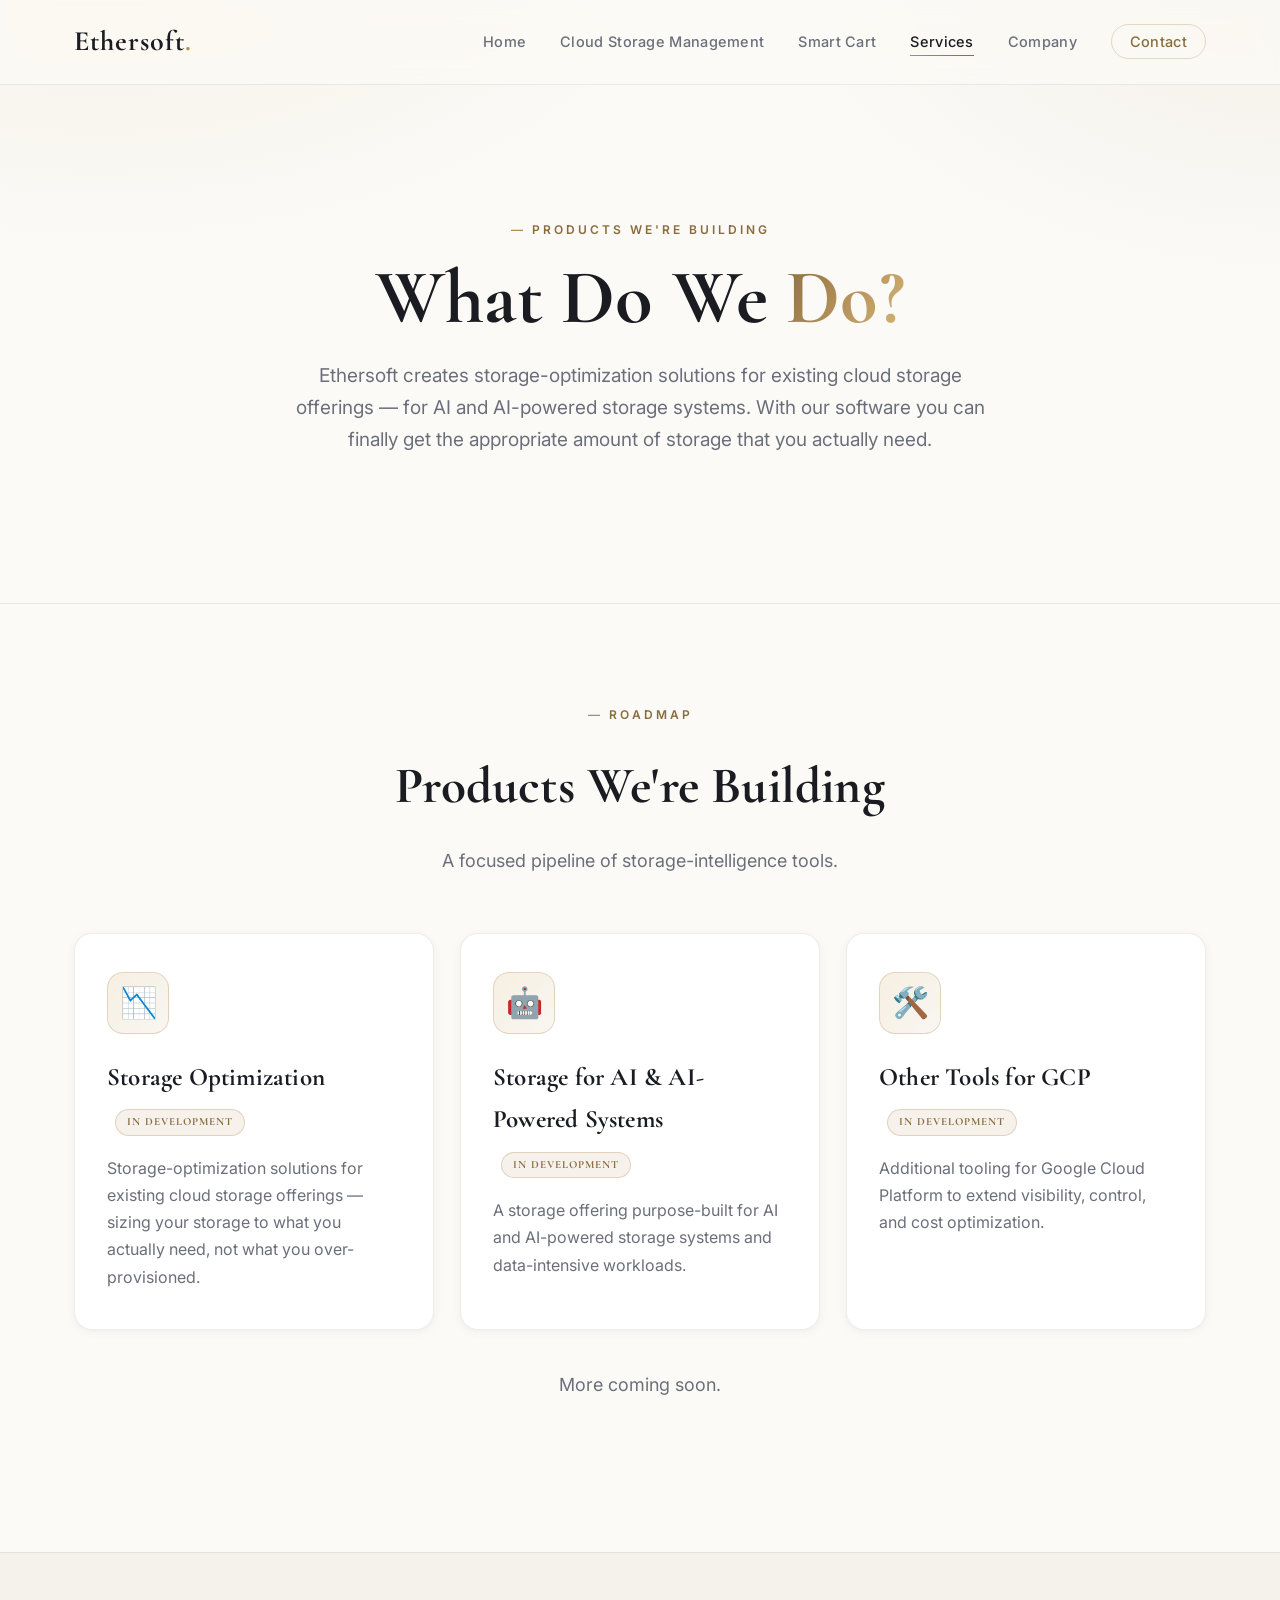
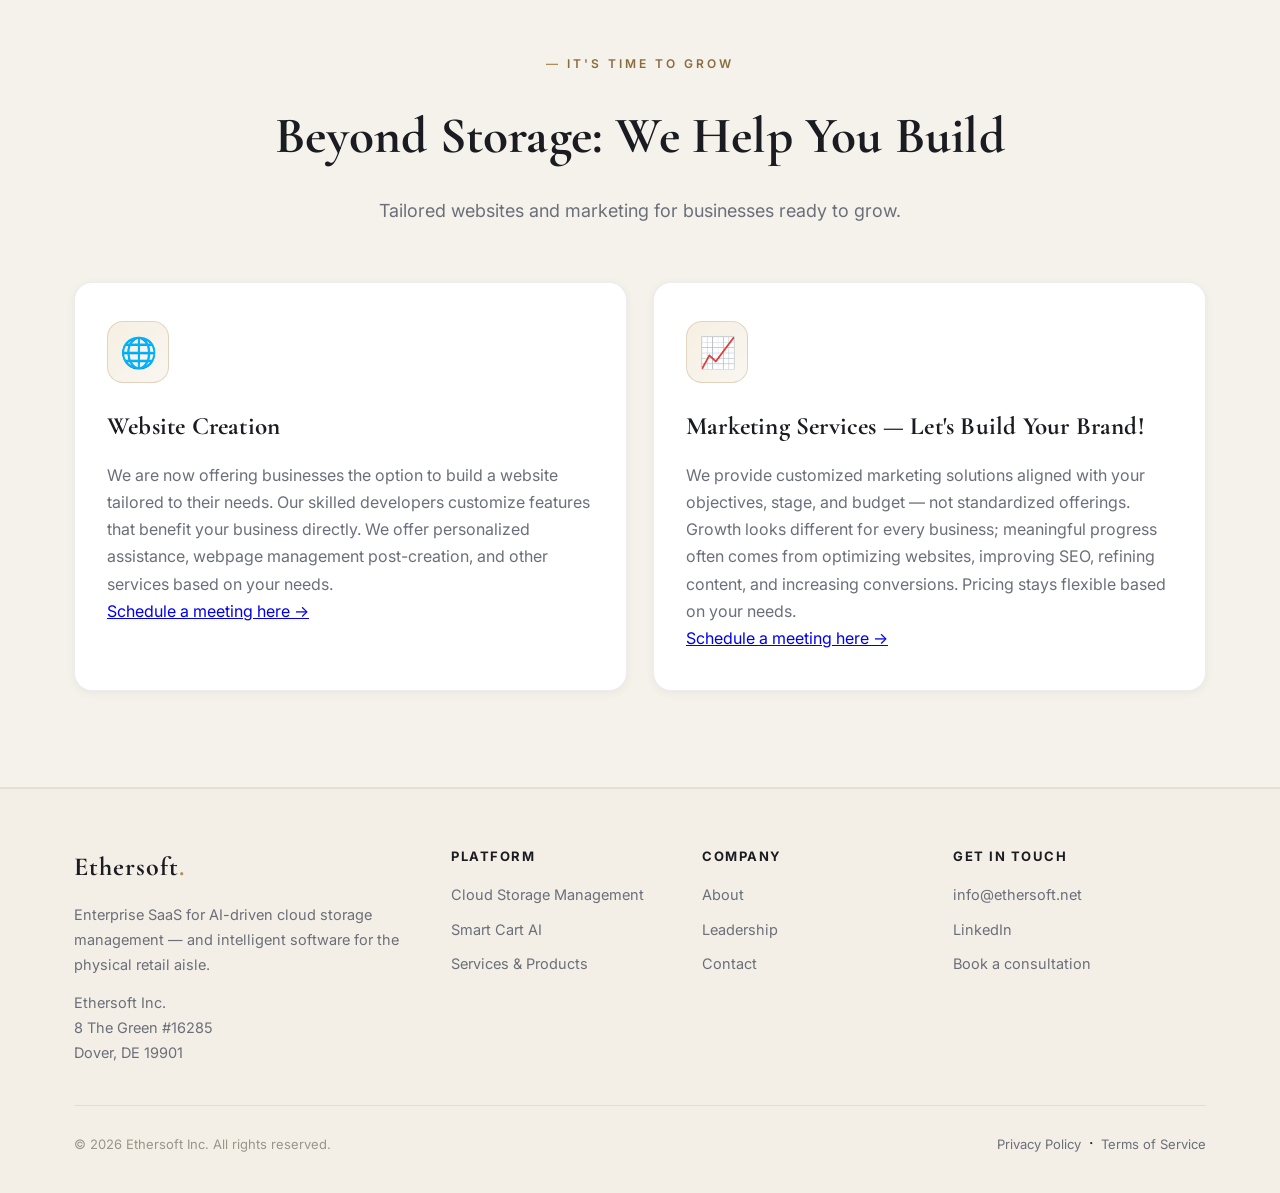
<file: services.html>
<!DOCTYPE html>
<html lang="en">
<head>
<meta charset="utf-8" />
<meta content="width=device-width, initial-scale=1.0" name="viewport" />
<title>Ethersoft — Services &amp; Products</title>
<meta name="description" content="Ethersoft's product roadmap — storage optimization, storage for AI, and GCP tooling — plus custom website creation and marketing services for growing businesses." />
<meta property="og:title" content="Ethersoft — Services &amp; Products" />
<meta property="og:description" content="Our product roadmap plus website creation and marketing services." />
<meta name="theme-color" content="#fbfaf7" />
<link rel="icon" href="favicon.svg" type="image/svg+xml" />
<link rel="preconnect" href="https://fonts.googleapis.com" />
<link rel="preconnect" href="https://fonts.gstatic.com" crossorigin />
<link href="https://fonts.googleapis.com/css2?family=Cormorant+Garamond:wght@500;600;700&family=Inter:wght@400;500;600;700&display=swap" rel="stylesheet" />
<link rel="stylesheet" href="styles.css" />
</head>
<body>
<header>
<div class="container">
<nav>
<a class="logo" href="index.html">Ethersoft</a>
<ul class="nav-links">
<li><a href="index.html">Home</a></li>
<li><a href="cloud-storage.html">Cloud Storage Management</a></li>
<li><a href="smart-cart.html">Smart Cart</a></li>
<li><a class="active" href="services.html">Services</a></li>
<li><a href="company.html">Company</a></li>
<li><a class="nav-cta" href="contact.html">Contact</a></li>
</ul>
</nav>
</div>
</header>

<section class="hero" id="home">
<div class="container">
<span class="eyebrow">Products We're Building</span>
<h1>What Do We <span class="gold-text">Do?</span></h1>
<p>Ethersoft creates storage-optimization solutions for existing cloud storage offerings — for AI and AI-powered storage systems. With our software you can finally get the appropriate amount of storage that you actually need.</p>
</div>
</section>

<!-- Products in development -->
<section class="section" id="products">
<div class="container">
<div class="reveal" style="text-align:center;">
<span class="eyebrow">Roadmap</span>
<h2>Products We're Building</h2>
<p class="subtitle">A focused pipeline of storage-intelligence tools.</p>
</div>
<div class="features reveal">
<div class="feature-card">
<div class="feature-icon">📉</div>
<h3>Storage Optimization <span class="badge">In development</span></h3>
<p>Storage-optimization solutions for existing cloud storage offerings — sizing your storage to what you actually need, not what you over-provisioned.</p>
</div>
<div class="feature-card">
<div class="feature-icon">🤖</div>
<h3>Storage for AI &amp; AI-Powered Systems <span class="badge">In development</span></h3>
<p>A storage offering purpose-built for AI and AI-powered storage systems and data-intensive workloads.</p>
</div>
<div class="feature-card">
<div class="feature-icon">🛠️</div>
<h3>Other Tools for GCP <span class="badge">In development</span></h3>
<p>Additional tooling for Google Cloud Platform to extend visibility, control, and cost optimization.</p>
</div>
</div>
<p class="subtitle" style="margin-top:40px;">More coming soon.</p>
</div>
</section>

<!-- Website creation + marketing -->
<section class="section alt" id="grow">
<div class="container">
<div class="reveal" style="text-align:center;">
<span class="eyebrow">It's Time to Grow</span>
<h2>Beyond Storage: We Help You Build</h2>
<p class="subtitle">Tailored websites and marketing for businesses ready to grow.</p>
</div>
<div class="features reveal">
<div class="feature-card">
<div class="feature-icon">🌐</div>
<h3>Website Creation</h3>
<p>We are now offering businesses the option to build a website tailored to their needs. Our skilled developers customize features that benefit your business directly. We offer personalized assistance, webpage management post-creation, and other services based on your needs.</p>
<a class="card-link" href="https://calendar.app.google/bSoUSivCprmPREwT8" target="_blank" rel="noopener">Schedule a meeting here →</a>
</div>
<div class="feature-card">
<div class="feature-icon">📈</div>
<h3>Marketing Services — Let's Build Your Brand!</h3>
<p>We provide customized marketing solutions aligned with your objectives, stage, and budget — not standardized offerings. Growth looks different for every business; meaningful progress often comes from optimizing websites, improving SEO, refining content, and increasing conversions. Pricing stays flexible based on your needs.</p>
<a class="card-link" href="https://calendar.app.google/bSoUSivCprmPREwT8" target="_blank" rel="noopener">Schedule a meeting here →</a>
</div>
</div>
</div>
</section>

<footer>
<div class="container">
<div class="footer-grid">
<div class="footer-brand">
<a class="logo" href="index.html">Ethersoft</a>
<p class="footer-addr">Enterprise SaaS for AI-driven cloud storage management — and intelligent software for the physical retail aisle.</p>
<p class="footer-addr" style="margin-top:14px;">Ethersoft Inc.<br />8 The Green #16285<br />Dover, DE 19901</p>
</div>
<div class="footer-col">
<h5>Platform</h5>
<a href="cloud-storage.html">Cloud Storage Management</a>
<a href="smart-cart.html">Smart Cart AI</a>
<a href="services.html">Services &amp; Products</a>
</div>
<div class="footer-col">
<h5>Company</h5>
<a href="company.html">About</a>
<a href="company.html#leadership">Leadership</a>
<a href="contact.html">Contact</a>
</div>
<div class="footer-col">
<h5>Get in touch</h5>
<a href="mailto:info@ethersoft.net">info@ethersoft.net</a>
<a href="https://www.linkedin.com/company/ethersoft-inc/" target="_blank" rel="noopener">LinkedIn</a>
<a href="https://calendar.app.google/bSoUSivCprmPREwT8" target="_blank" rel="noopener">Book a consultation</a>
</div>
</div>
<div class="footer-bottom">
<p class="copyright">&copy; <span class="js-year">2026</span> Ethersoft Inc. All rights reserved.</p>
<div class="footer-legal">
<a href="privacy.html">Privacy Policy</a> &nbsp;&middot;&nbsp; <a href="terms.html">Terms of Service</a>
</div>
</div>
</div>
</footer>
<button class="back-to-top" aria-label="Back to top">&uarr;</button>
<script src="app.js"></script>
</body>
</html>
</file>
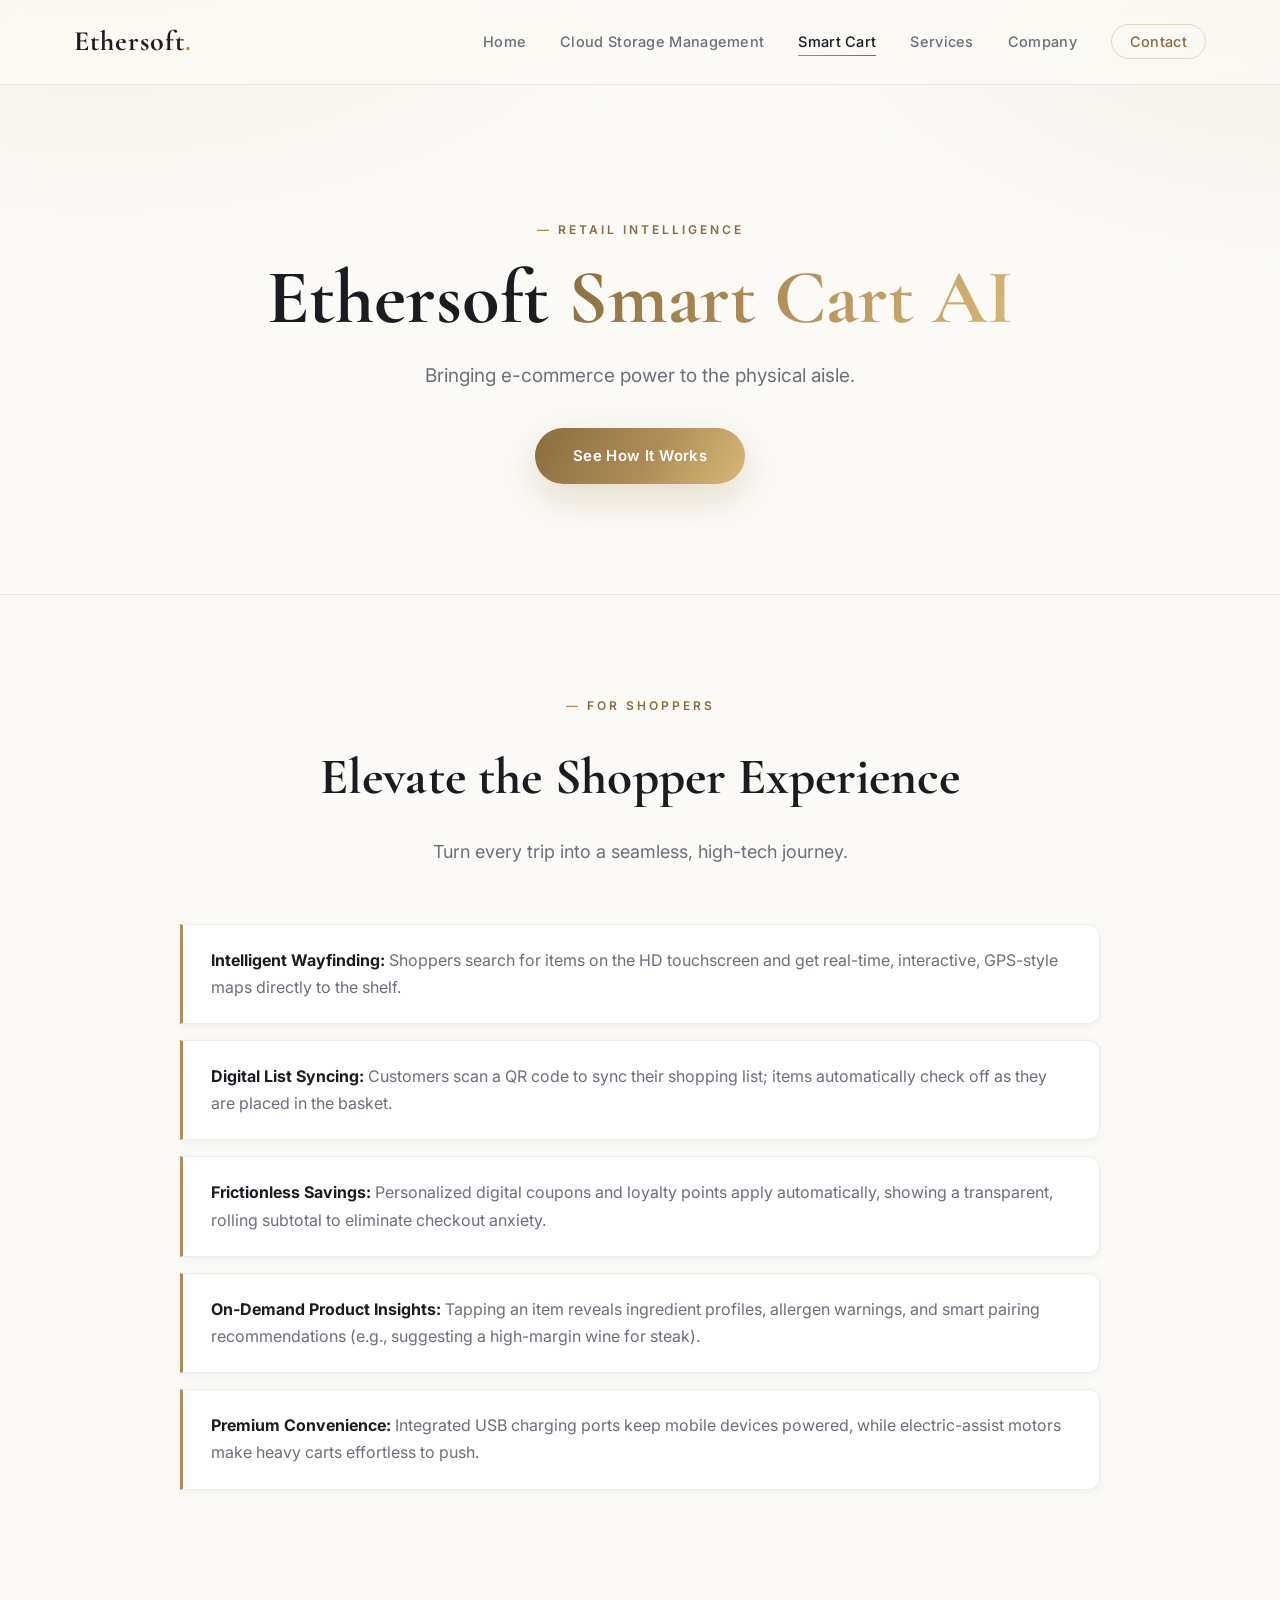
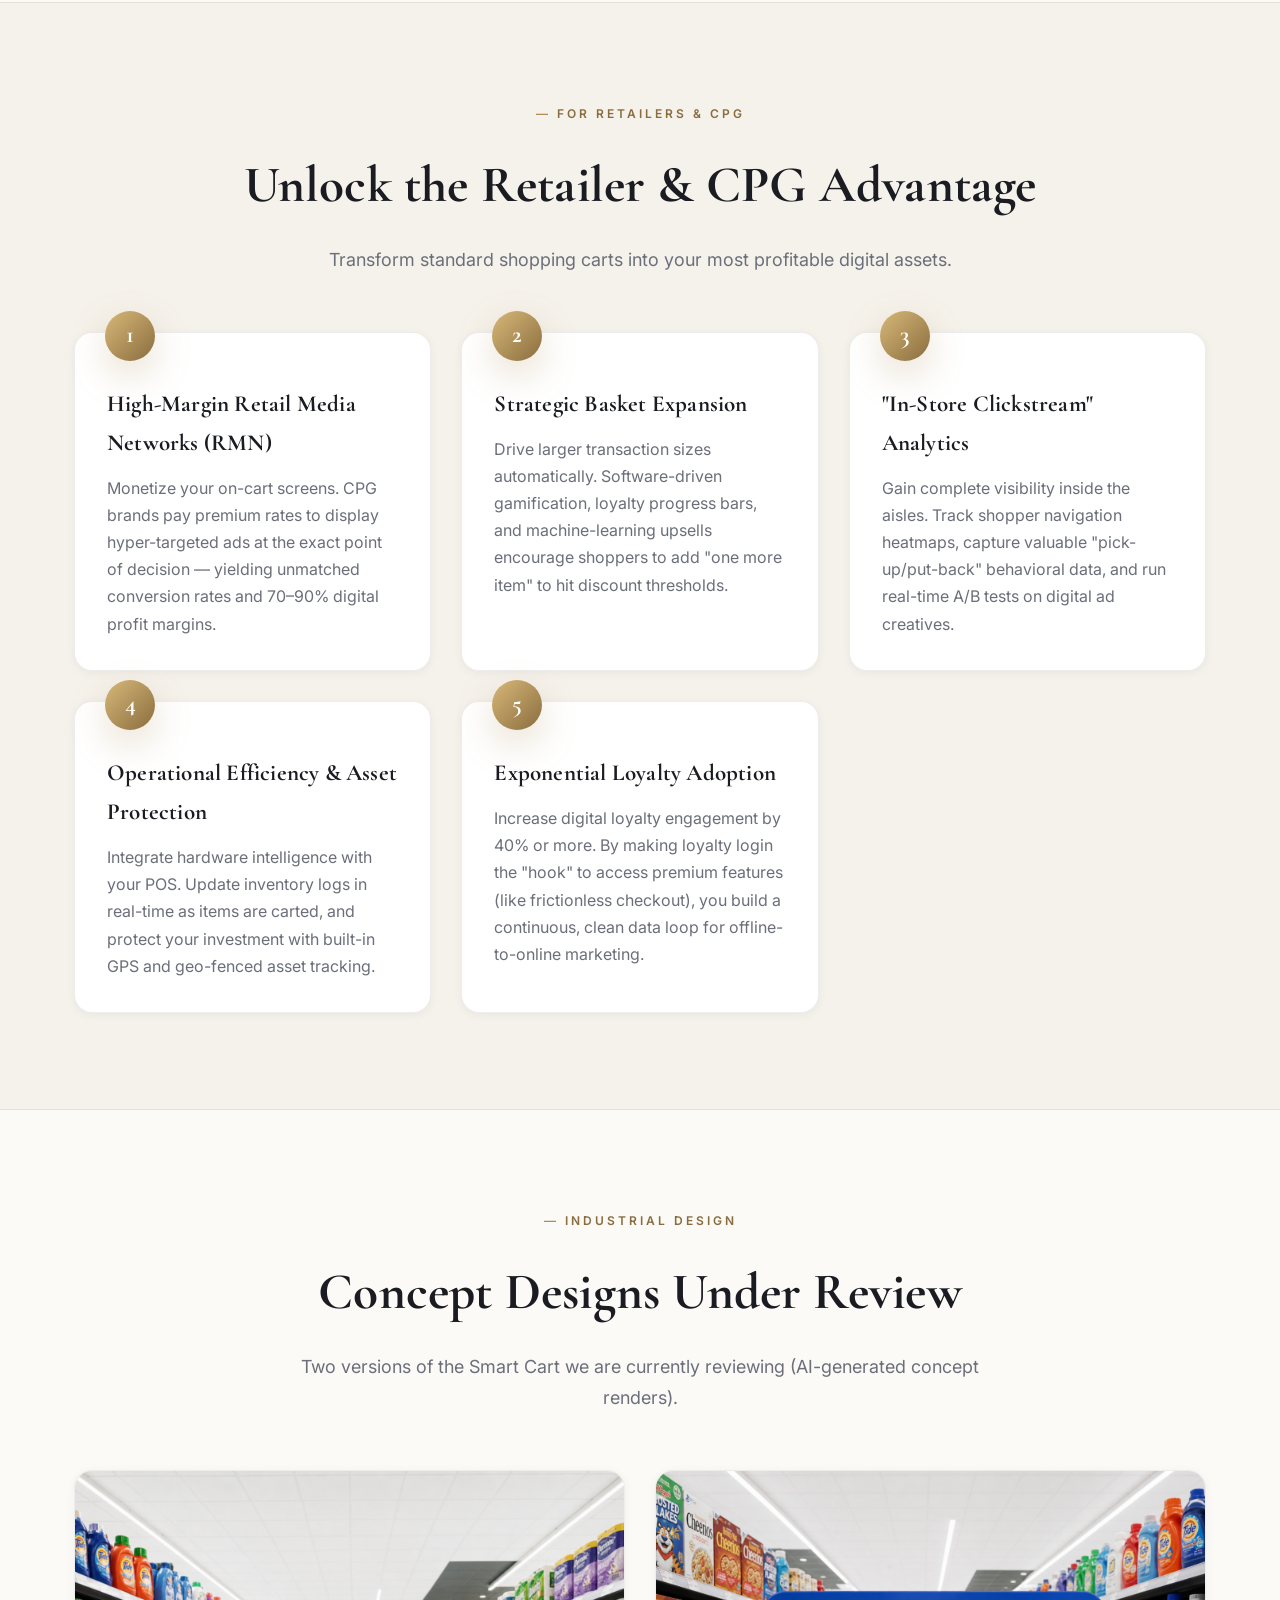
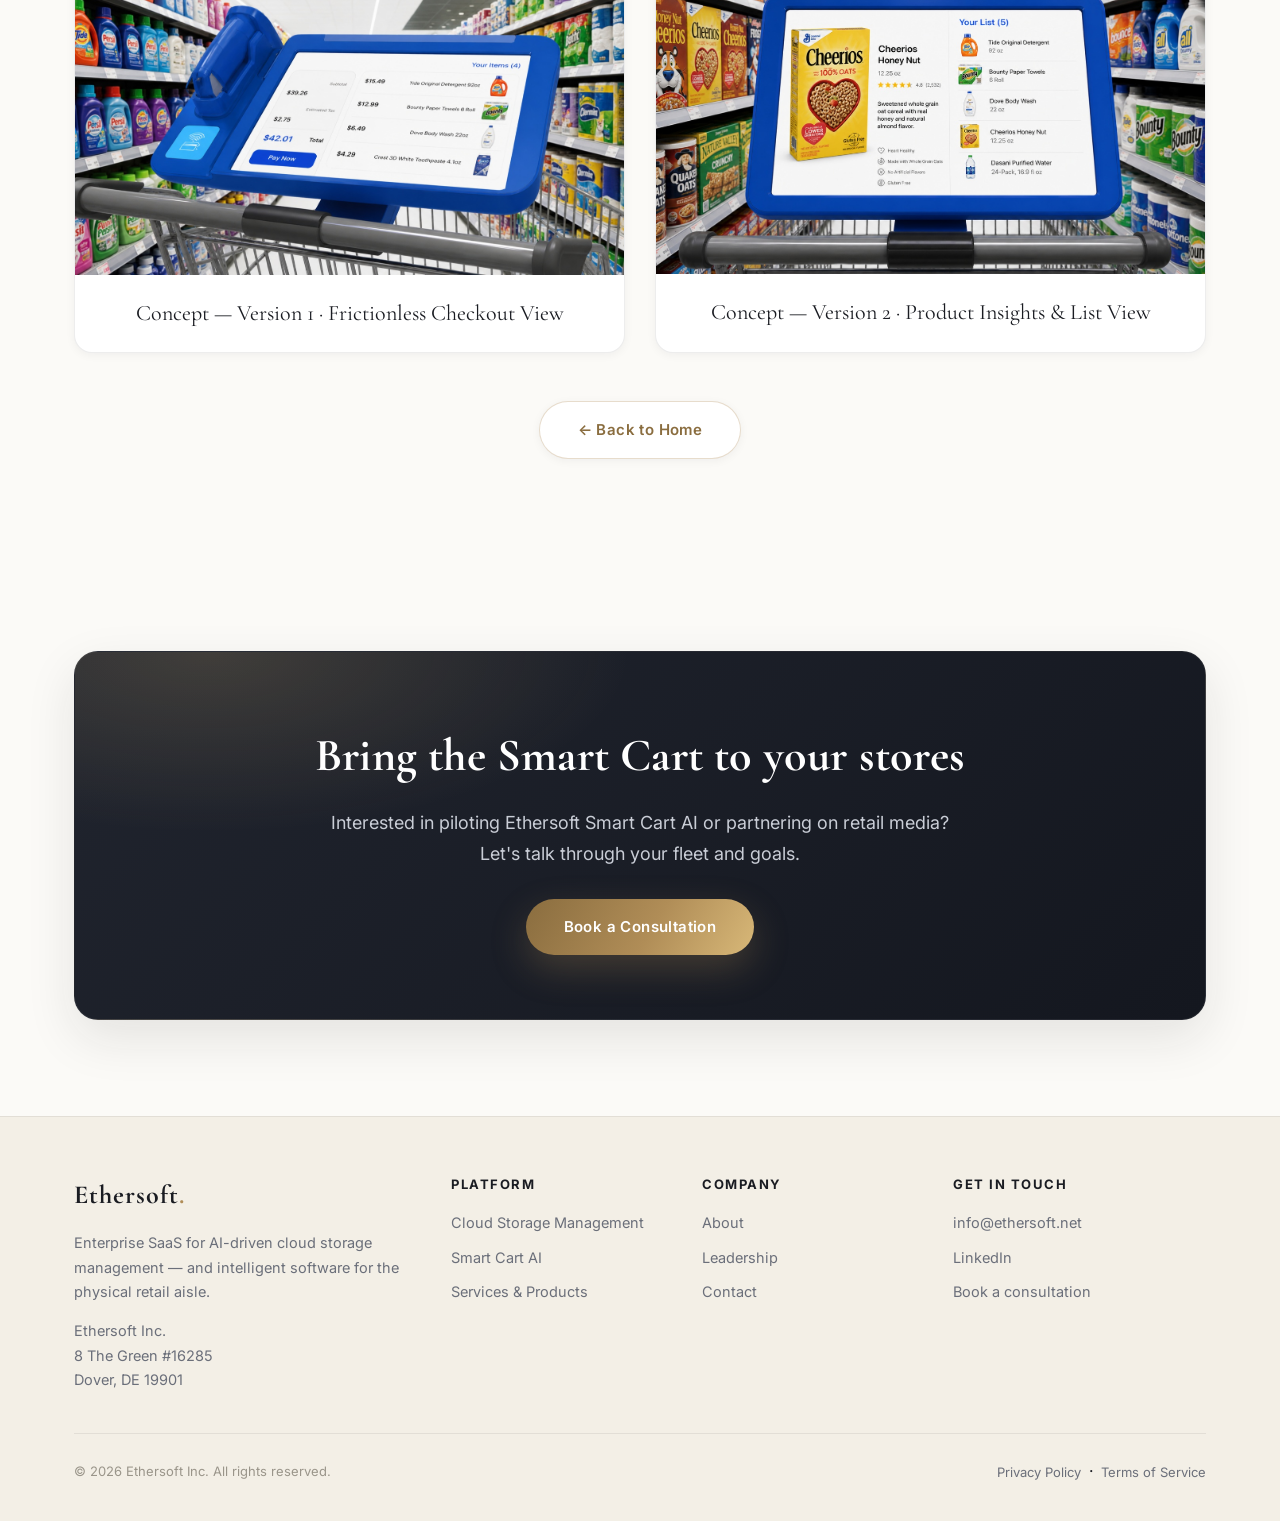
<file: smart-cart.html>
<!DOCTYPE html>
<html lang="en">
<head>
<meta charset="utf-8" />
<meta content="width=device-width, initial-scale=1.0" name="viewport" />
<title>Ethersoft Smart Cart AI</title>
<meta name="description" content="Ethersoft Smart Cart AI brings e-commerce power to the physical aisle — intelligent wayfinding, frictionless savings, retail media networks, and in-store analytics." />
<meta property="og:title" content="Ethersoft Smart Cart AI" />
<meta property="og:description" content="Bringing e-commerce power to the physical aisle." />
<meta property="og:image" content="https://ethersoft-ai.vercel.app/images/cart-v2.jpg" />
<meta name="twitter:card" content="summary_large_image" />
<meta name="theme-color" content="#fbfaf7" />
<link rel="icon" href="favicon.svg" type="image/svg+xml" />
<link rel="preconnect" href="https://fonts.googleapis.com" />
<link rel="preconnect" href="https://fonts.gstatic.com" crossorigin />
<link href="https://fonts.googleapis.com/css2?family=Cormorant+Garamond:wght@500;600;700&family=Inter:wght@400;500;600;700&display=swap" rel="stylesheet" />
<link rel="stylesheet" href="styles.css" />
</head>
<body>
<header>
<div class="container">
<nav>
<a class="logo" href="index.html">Ethersoft</a>
<ul class="nav-links">
<li><a href="index.html">Home</a></li>
<li><a href="cloud-storage.html">Cloud Storage Management</a></li>
<li><a class="active" href="smart-cart.html">Smart Cart</a></li>
<li><a href="services.html">Services</a></li>
<li><a href="company.html">Company</a></li>
<li><a class="nav-cta" href="contact.html">Contact</a></li>
</ul>
</nav>
</div>
</header>

<section class="hero" id="home">
<div class="container">
<span class="eyebrow">Retail Intelligence</span>
<h1>Ethersoft <span class="gold-text">Smart Cart AI</span></h1>
<p>Bringing e-commerce power to the physical aisle.</p>
<a class="btn" href="#shopper">See How It Works</a>
</div>
</section>

<!-- Shopper experience -->
<section class="section" id="shopper">
<div class="container">
<div class="reveal" style="text-align:center;">
<span class="eyebrow">For Shoppers</span>
<h2>Elevate the Shopper Experience</h2>
<p class="subtitle">Turn every trip into a seamless, high-tech journey.</p>
</div>
<ul class="benefit-list reveal">
<li><strong>Intelligent Wayfinding:</strong> Shoppers search for items on the HD touchscreen and get real-time, interactive, GPS-style maps directly to the shelf.</li>
<li><strong>Digital List Syncing:</strong> Customers scan a QR code to sync their shopping list; items automatically check off as they are placed in the basket.</li>
<li><strong>Frictionless Savings:</strong> Personalized digital coupons and loyalty points apply automatically, showing a transparent, rolling subtotal to eliminate checkout anxiety.</li>
<li><strong>On-Demand Product Insights:</strong> Tapping an item reveals ingredient profiles, allergen warnings, and smart pairing recommendations (e.g., suggesting a high-margin wine for steak).</li>
<li><strong>Premium Convenience:</strong> Integrated USB charging ports keep mobile devices powered, while electric-assist motors make heavy carts effortless to push.</li>
</ul>
</div>
</section>

<!-- Retailer & CPG advantage -->
<section class="section alt" id="retailer">
<div class="container">
<div class="reveal" style="text-align:center;">
<span class="eyebrow">For Retailers &amp; CPG</span>
<h2>Unlock the Retailer &amp; CPG Advantage</h2>
<p class="subtitle">Transform standard shopping carts into your most profitable digital assets.</p>
</div>
<div class="numbered-grid reveal">
<div class="numbered-card">
<div class="num">1</div>
<h3>High-Margin Retail Media Networks (RMN)</h3>
<p>Monetize your on-cart screens. CPG brands pay premium rates to display hyper-targeted ads at the exact point of decision — yielding unmatched conversion rates and 70–90% digital profit margins.</p>
</div>
<div class="numbered-card">
<div class="num">2</div>
<h3>Strategic Basket Expansion</h3>
<p>Drive larger transaction sizes automatically. Software-driven gamification, loyalty progress bars, and machine-learning upsells encourage shoppers to add "one more item" to hit discount thresholds.</p>
</div>
<div class="numbered-card">
<div class="num">3</div>
<h3>"In-Store Clickstream" Analytics</h3>
<p>Gain complete visibility inside the aisles. Track shopper navigation heatmaps, capture valuable "pick-up/put-back" behavioral data, and run real-time A/B tests on digital ad creatives.</p>
</div>
<div class="numbered-card">
<div class="num">4</div>
<h3>Operational Efficiency &amp; Asset Protection</h3>
<p>Integrate hardware intelligence with your POS. Update inventory logs in real-time as items are carted, and protect your investment with built-in GPS and geo-fenced asset tracking.</p>
</div>
<div class="numbered-card">
<div class="num">5</div>
<h3>Exponential Loyalty Adoption</h3>
<p>Increase digital loyalty engagement by 40% or more. By making loyalty login the "hook" to access premium features (like frictionless checkout), you build a continuous, clean data loop for offline-to-online marketing.</p>
</div>
</div>
</div>
</section>

<!-- Concept gallery -->
<section class="section" id="gallery">
<div class="container">
<div class="reveal" style="text-align:center;">
<span class="eyebrow">Industrial Design</span>
<h2>Concept Designs Under Review</h2>
<p class="subtitle">Two versions of the Smart Cart we are currently reviewing (AI-generated concept renders).</p>
</div>
<div class="cart-gallery reveal">
<div class="cart-shot">
<img src="images/cart-v1.jpg" alt="Smart Cart concept version 1 — HD touchscreen showing live item list, rolling subtotal, estimated tax and a Pay Now button in a store aisle"
     onerror="this.outerHTML='&lt;div class=\'img-placeholder\'&gt;Drop image at images/cart-v1.jpg&lt;/div&gt;';" />
<div class="caption">Concept — Version 1 · Frictionless Checkout View</div>
</div>
<div class="cart-shot">
<img src="images/cart-v2.jpg" alt="Smart Cart concept version 2 — HD touchscreen showing a product insight card with ratings and health tags alongside a synced shopping list"
     onerror="this.outerHTML='&lt;div class=\'img-placeholder\'&gt;Drop image at images/cart-v2.jpg&lt;/div&gt;';" />
<div class="caption">Concept — Version 2 · Product Insights &amp; List View</div>
</div>
</div>
<div style="text-align:center; margin-top:48px;">
<a class="btn btn-light" href="index.html">← Back to Home</a>
</div>
</div>
</section>

<!-- CTA band -->
<section class="section">
<div class="container">
<div class="cta-band reveal">
<h2>Bring the Smart Cart to your stores</h2>
<p>Interested in piloting Ethersoft Smart Cart AI or partnering on retail media? Let's talk through your fleet and goals.</p>
<a class="btn" href="contact.html">Book a Consultation</a>
</div>
</div>
</section>

<footer>
<div class="container">
<div class="footer-grid">
<div class="footer-brand">
<a class="logo" href="index.html">Ethersoft</a>
<p class="footer-addr">Enterprise SaaS for AI-driven cloud storage management — and intelligent software for the physical retail aisle.</p>
<p class="footer-addr" style="margin-top:14px;">Ethersoft Inc.<br />8 The Green #16285<br />Dover, DE 19901</p>
</div>
<div class="footer-col">
<h5>Platform</h5>
<a href="cloud-storage.html">Cloud Storage Management</a>
<a href="smart-cart.html">Smart Cart AI</a>
<a href="services.html">Services &amp; Products</a>
</div>
<div class="footer-col">
<h5>Company</h5>
<a href="company.html">About</a>
<a href="company.html#leadership">Leadership</a>
<a href="contact.html">Contact</a>
</div>
<div class="footer-col">
<h5>Get in touch</h5>
<a href="mailto:info@ethersoft.net">info@ethersoft.net</a>
<a href="https://www.linkedin.com/company/ethersoft-inc/" target="_blank" rel="noopener">LinkedIn</a>
<a href="https://calendar.app.google/bSoUSivCprmPREwT8" target="_blank" rel="noopener">Book a consultation</a>
</div>
</div>
<div class="footer-bottom">
<p class="copyright">&copy; <span class="js-year">2026</span> Ethersoft Inc. All rights reserved.</p>
<div class="footer-legal">
<a href="privacy.html">Privacy Policy</a> &nbsp;&middot;&nbsp; <a href="terms.html">Terms of Service</a>
</div>
</div>
</div>
</footer>
<button class="back-to-top" aria-label="Back to top">&uarr;</button>
<script src="app.js"></script>
</body>
</html>
</file>
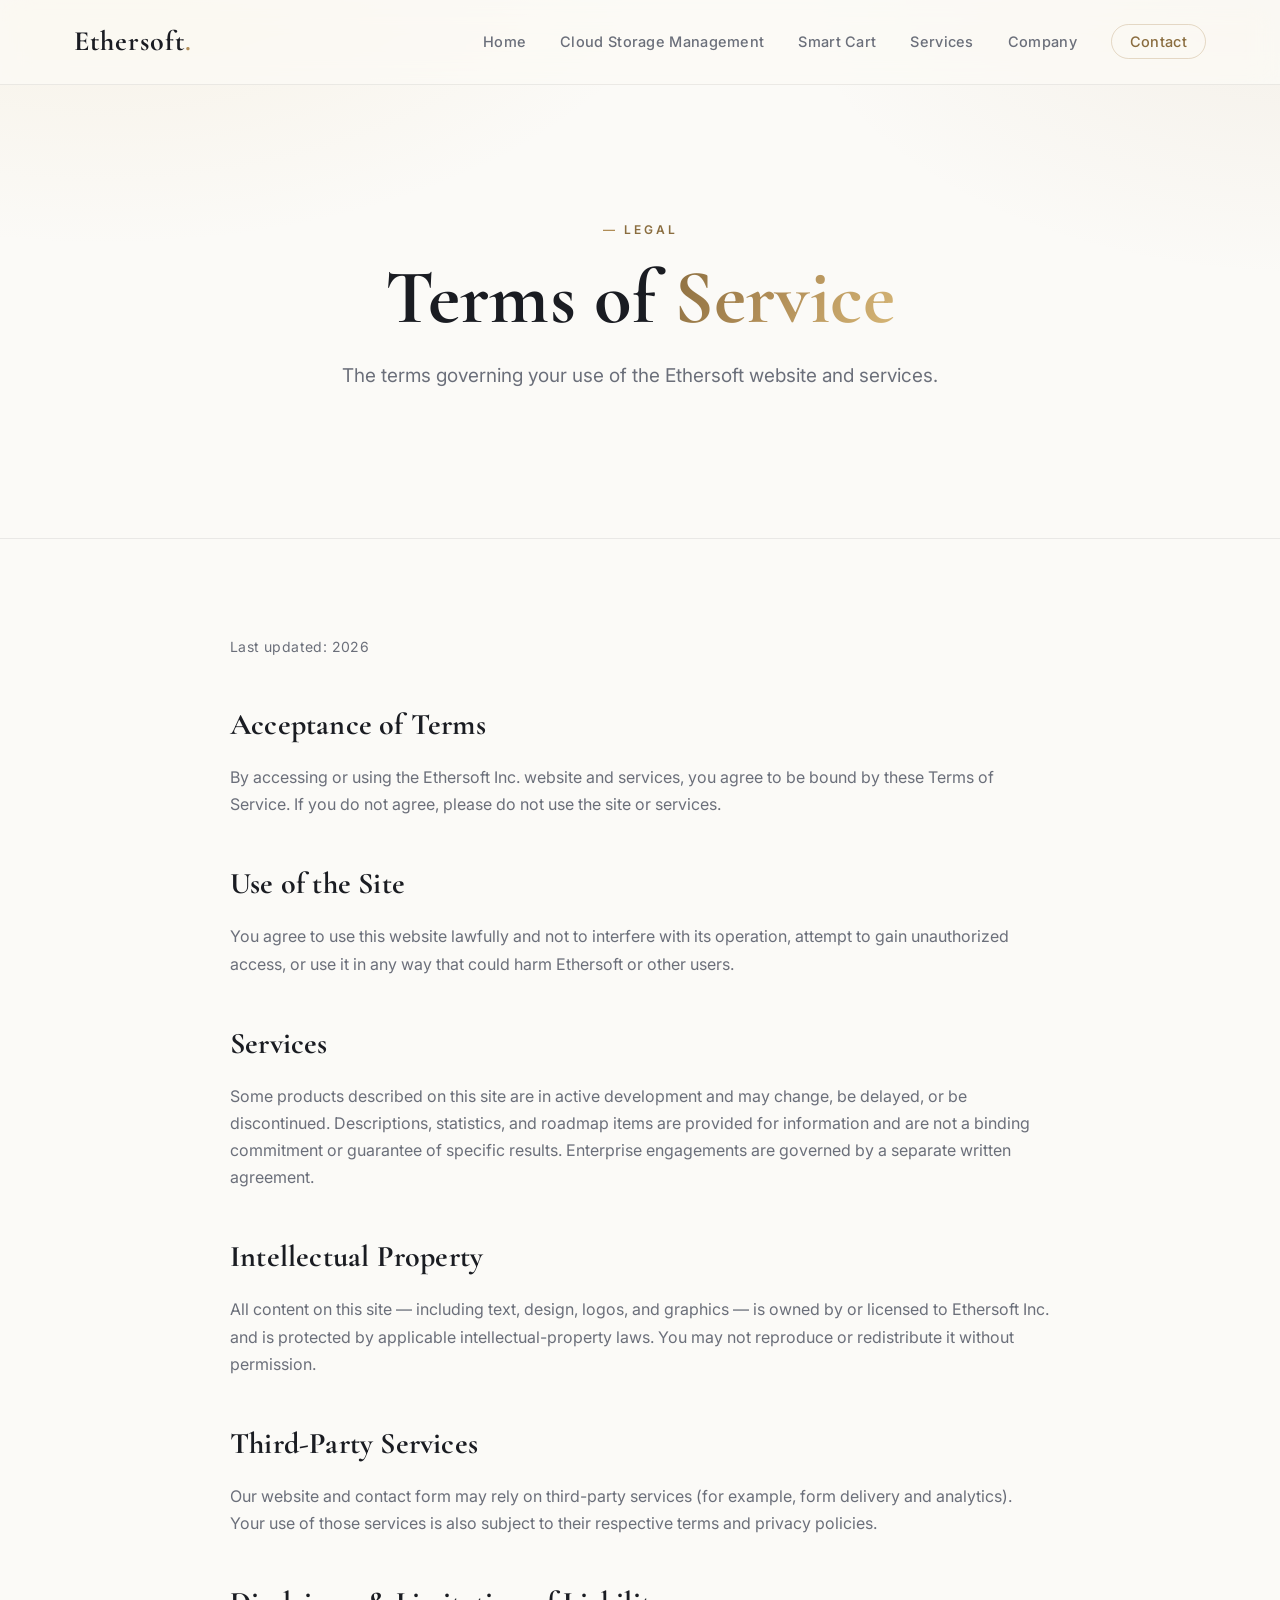
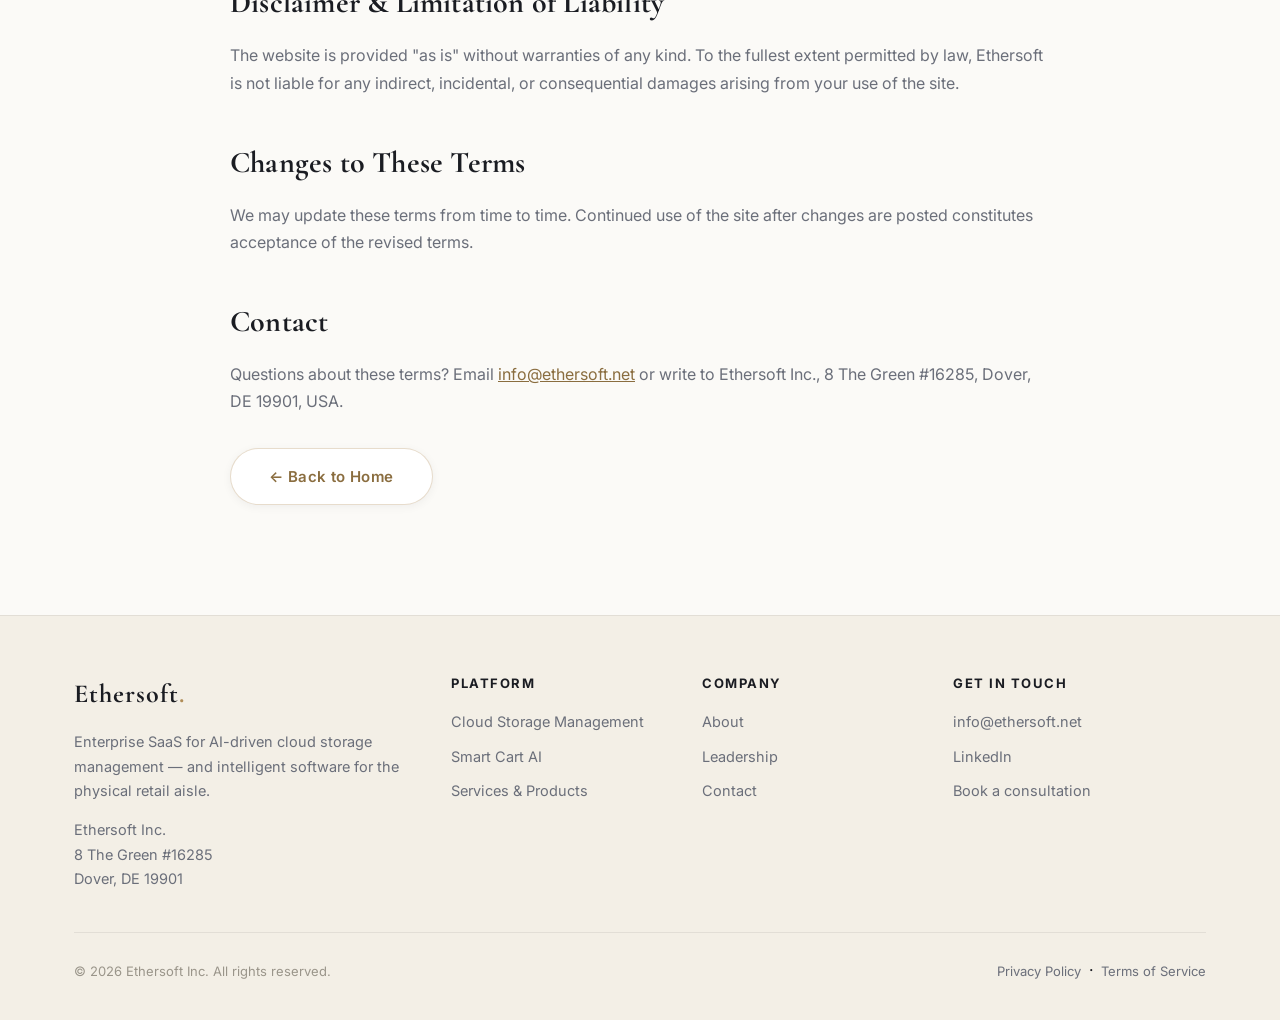
<file: terms.html>
<!DOCTYPE html>
<html lang="en">
<head>
<meta charset="utf-8" />
<meta content="width=device-width, initial-scale=1.0" name="viewport" />
<title>Ethersoft — Terms of Service</title>
<meta name="description" content="The terms governing your use of the Ethersoft website and services." />
<meta name="robots" content="index,follow" />
<meta name="theme-color" content="#fbfaf7" />
<link rel="icon" href="favicon.svg" type="image/svg+xml" />
<link rel="preconnect" href="https://fonts.googleapis.com" />
<link rel="preconnect" href="https://fonts.gstatic.com" crossorigin />
<link href="https://fonts.googleapis.com/css2?family=Cormorant+Garamond:wght@500;600;700&family=Inter:wght@400;500;600;700&display=swap" rel="stylesheet" />
<link rel="stylesheet" href="styles.css" />
</head>
<body>
<header>
<div class="container">
<nav>
<a class="logo" href="index.html">Ethersoft</a>
<ul class="nav-links">
<li><a href="index.html">Home</a></li>
<li><a href="cloud-storage.html">Cloud Storage Management</a></li>
<li><a href="smart-cart.html">Smart Cart</a></li>
<li><a href="services.html">Services</a></li>
<li><a href="company.html">Company</a></li>
<li><a class="nav-cta" href="contact.html">Contact</a></li>
</ul>
</nav>
</div>
</header>

<section class="hero" id="home">
<div class="container">
<span class="eyebrow">Legal</span>
<h1>Terms of <span class="gold-text">Service</span></h1>
<p>The terms governing your use of the Ethersoft website and services.</p>
</div>
</section>

<section class="section">
<div class="container">
<div class="prose reveal">
<p class="updated">Last updated: <span class="js-year">2026</span></p>

<h2>Acceptance of Terms</h2>
<p>By accessing or using the Ethersoft Inc. website and services, you agree to be bound by these Terms of Service. If you do not agree, please do not use the site or services.</p>

<h2>Use of the Site</h2>
<p>You agree to use this website lawfully and not to interfere with its operation, attempt to gain unauthorized access, or use it in any way that could harm Ethersoft or other users.</p>

<h2>Services</h2>
<p>Some products described on this site are in active development and may change, be delayed, or be discontinued. Descriptions, statistics, and roadmap items are provided for information and are not a binding commitment or guarantee of specific results. Enterprise engagements are governed by a separate written agreement.</p>

<h2>Intellectual Property</h2>
<p>All content on this site — including text, design, logos, and graphics — is owned by or licensed to Ethersoft Inc. and is protected by applicable intellectual-property laws. You may not reproduce or redistribute it without permission.</p>

<h2>Third-Party Services</h2>
<p>Our website and contact form may rely on third-party services (for example, form delivery and analytics). Your use of those services is also subject to their respective terms and privacy policies.</p>

<h2>Disclaimer &amp; Limitation of Liability</h2>
<p>The website is provided "as is" without warranties of any kind. To the fullest extent permitted by law, Ethersoft is not liable for any indirect, incidental, or consequential damages arising from your use of the site.</p>

<h2>Changes to These Terms</h2>
<p>We may update these terms from time to time. Continued use of the site after changes are posted constitutes acceptance of the revised terms.</p>

<h2>Contact</h2>
<p>Questions about these terms? Email <a href="mailto:info@ethersoft.net">info@ethersoft.net</a> or write to Ethersoft Inc., 8 The Green #16285, Dover, DE 19901, USA.</p>

<p style="margin-top:32px;"><a class="btn btn-light" href="index.html">← Back to Home</a></p>
</div>
</div>
</section>

<footer>
<div class="container">
<div class="footer-grid">
<div class="footer-brand">
<a class="logo" href="index.html">Ethersoft</a>
<p class="footer-addr">Enterprise SaaS for AI-driven cloud storage management — and intelligent software for the physical retail aisle.</p>
<p class="footer-addr" style="margin-top:14px;">Ethersoft Inc.<br />8 The Green #16285<br />Dover, DE 19901</p>
</div>
<div class="footer-col">
<h5>Platform</h5>
<a href="cloud-storage.html">Cloud Storage Management</a>
<a href="smart-cart.html">Smart Cart AI</a>
<a href="services.html">Services &amp; Products</a>
</div>
<div class="footer-col">
<h5>Company</h5>
<a href="company.html">About</a>
<a href="company.html#leadership">Leadership</a>
<a href="contact.html">Contact</a>
</div>
<div class="footer-col">
<h5>Get in touch</h5>
<a href="mailto:info@ethersoft.net">info@ethersoft.net</a>
<a href="https://www.linkedin.com/company/ethersoft-inc/" target="_blank" rel="noopener">LinkedIn</a>
<a href="https://calendar.app.google/bSoUSivCprmPREwT8" target="_blank" rel="noopener">Book a consultation</a>
</div>
</div>
<div class="footer-bottom">
<p class="copyright">&copy; <span class="js-year">2026</span> Ethersoft Inc. All rights reserved.</p>
<div class="footer-legal">
<a href="privacy.html">Privacy Policy</a> &nbsp;&middot;&nbsp; <a href="terms.html">Terms of Service</a>
</div>
</div>
</div>
</footer>
<button class="back-to-top" aria-label="Back to top">&uarr;</button>
<script src="app.js"></script>
</body>
</html>
</file>
<file: styles.css>
/* ===== Ethersoft — light luxury theme ===== */
:root {
    --bg:        #fbfaf7;   /* warm ivory */
    --bg-alt:    #f5f2eb;   /* soft champagne mist */
    --surface:   #ffffff;
    --surface-2: #fcfaf6;
    --ink:       #1a1c22;   /* near-black text */
    --muted:     #6b6f7a;
    --border:    rgba(176, 141, 87, 0.30);   /* gold hairline */
    --border-soft: rgba(26, 28, 34, 0.08);
    --gold:      #b08d57;
    --gold-2:    #d8b878;
    --gold-deep: #8a6d3f;
    --text:      #1a1c22;
    --radius:    18px;
    --shadow-sm: 0 2px 10px rgba(26, 28, 34, 0.05);
    --shadow:    0 18px 50px rgba(26, 28, 34, 0.10);
    --shadow-gold: 0 14px 36px rgba(176, 141, 87, 0.28);
}
* { margin: 0; padding: 0; box-sizing: border-box; }

html { scroll-behavior: smooth; }
body {
    font-family: 'Inter', 'Segoe UI', sans-serif;
    line-height: 1.7;
    color: var(--ink);
    background: var(--bg);
    background-image:
        radial-gradient(1000px 560px at 8% -10%, rgba(216, 184, 120, 0.16), transparent 60%),
        radial-gradient(900px 540px at 102% -4%, rgba(176, 141, 87, 0.10), transparent 58%);
    background-attachment: fixed;
    -webkit-font-smoothing: antialiased;
    text-rendering: optimizeLegibility;
}
.container { max-width: 1180px; margin: 0 auto; padding: 0 24px; }

h1, h2, h3, .logo { font-family: 'Cormorant Garamond', Georgia, serif; letter-spacing: 0.2px; color: var(--ink); }

.gold-text {
    background: linear-gradient(120deg, var(--gold-deep), var(--gold) 45%, var(--gold-2));
    -webkit-background-clip: text; background-clip: text;
    -webkit-text-fill-color: transparent; color: var(--gold-deep);
}
.eyebrow {
    display: inline-block;
    font-family: 'Inter', sans-serif;
    font-size: 12px; font-weight: 600;
    letter-spacing: 3px; text-transform: uppercase;
    color: var(--gold-deep);
    margin-bottom: 18px;
}
.eyebrow::before { content: "—  "; color: var(--gold); }

/* ===== Header ===== */
header {
    position: sticky; top: 0; z-index: 100;
    background: rgba(251, 250, 247, 0.78);
    backdrop-filter: saturate(180%) blur(14px);
    -webkit-backdrop-filter: saturate(180%) blur(14px);
    border-bottom: 1px solid var(--border-soft);
    padding: 18px 0;
}
nav { display: flex; justify-content: space-between; align-items: center; }
.logo {
    font-size: 28px; font-weight: 700; text-decoration: none;
    letter-spacing: 1px;
}
.logo::after { content: "."; color: var(--gold); }
.nav-links { display: flex; list-style: none; gap: 34px; }
.nav-links a {
    color: var(--muted); text-decoration: none; font-size: 14.5px;
    font-weight: 500; letter-spacing: 0.3px;
    position: relative; transition: color 0.3s;
}
.nav-links a::after {
    content: ""; position: absolute; left: 0; bottom: -6px;
    width: 0; height: 1.5px; background: linear-gradient(90deg, var(--gold), var(--gold-deep));
    transition: width 0.3s;
}
.nav-links a:hover, .nav-links a.active { color: var(--ink); }
.nav-links a:hover::after, .nav-links a.active::after { width: 100%; }

/* ===== Hero ===== */
.hero {
    padding: 130px 0 110px;
    text-align: center;
    position: relative;
    border-bottom: 1px solid var(--border-soft);
}
.hero h1 {
    font-size: clamp(42px, 6vw, 78px);
    font-weight: 700; line-height: 1.04;
    margin-bottom: 22px;
}
.hero p {
    font-size: 19px; color: var(--muted);
    max-width: 720px; margin: 0 auto 36px;
}
.btn {
    display: inline-block; padding: 15px 38px;
    font-family: 'Inter', sans-serif; font-weight: 600; font-size: 15px;
    letter-spacing: 0.4px;
    color: #ffffff; text-decoration: none;
    background: linear-gradient(120deg, var(--gold-deep), var(--gold) 55%, var(--gold-2));
    border-radius: 50px;
    box-shadow: var(--shadow-gold);
    transition: transform 0.3s, box-shadow 0.3s, filter 0.3s;
}
.btn:hover { transform: translateY(-3px); box-shadow: 0 18px 44px rgba(176, 141, 87, 0.4); filter: brightness(1.04); }
.btn-light {
    background: var(--surface); color: var(--gold-deep);
    border: 1px solid var(--border); box-shadow: var(--shadow-sm);
}
.btn-light:hover { background: var(--surface-2); box-shadow: var(--shadow-sm); }

/* ===== Sections ===== */
.section { padding: 96px 0; }
.section.tight { padding: 70px 0; }
.section h2 {
    text-align: center; font-size: clamp(34px, 4vw, 52px);
    font-weight: 700; margin-bottom: 16px;
}
.section .subtitle {
    text-align: center; color: var(--muted); font-size: 18px;
    max-width: 680px; margin: 0 auto 56px;
}
.section.alt {
    background: var(--bg-alt);
    border-block: 1px solid var(--border-soft);
}

/* ===== Cards grid ===== */
.features {
    display: grid;
    grid-template-columns: repeat(auto-fit, minmax(300px, 1fr));
    gap: 26px;
}
.feature-card {
    background: var(--surface);
    border: 1px solid var(--border-soft);
    padding: 38px 32px; border-radius: var(--radius);
    box-shadow: var(--shadow-sm);
    transition: transform 0.35s cubic-bezier(.2,.7,.2,1), border-color 0.35s, box-shadow 0.35s;
}
.feature-card:hover {
    transform: translateY(-8px);
    border-color: var(--border);
    box-shadow: var(--shadow);
}
.feature-card h3 { margin-bottom: 14px; font-size: 25px; }
.feature-card p { color: var(--muted); }
.feature-icon {
    width: 62px; height: 62px; border-radius: 16px;
    display: flex; align-items: center; justify-content: center;
    font-size: 30px; margin-bottom: 22px;
    background: linear-gradient(135deg, rgba(216,184,120,0.22), rgba(176,141,87,0.08));
    border: 1px solid var(--border);
}

/* nested feature bullets */
.sub-features { list-style: none; margin-top: 18px; }
.sub-features li {
    color: var(--muted); font-size: 14.5px;
    padding: 8px 0 8px 24px; position: relative;
    border-top: 1px solid var(--border-soft);
}
.sub-features li:first-child { border-top: none; }
.sub-features li::before {
    content: "✦"; position: absolute; left: 0; top: 8px;
    color: var(--gold); font-size: 12px;
}
.sub-features strong { color: var(--ink); font-weight: 600; }

/* Page-link cards (home hub) */
a.page-card { display: block; text-decoration: none; color: inherit; }
.page-card .card-link {
    display: inline-block; margin-top: 18px;
    color: var(--gold-deep); font-weight: 600; font-size: 14px; letter-spacing: 0.3px;
}
.page-card.coming-soon { opacity: 0.72; }
.badge {
    display: inline-block; font-size: 11px; font-weight: 700;
    text-transform: uppercase; letter-spacing: 1px;
    background: rgba(176, 141, 87, 0.12); color: var(--gold-deep);
    border: 1px solid var(--border);
    padding: 3px 11px; border-radius: 50px;
    margin-left: 8px; vertical-align: middle;
}

/* ===== Value strip ===== */
.value-strip {
    display: grid; grid-template-columns: repeat(auto-fit, minmax(220px, 1fr));
    gap: 1px; background: var(--border-soft);
    border: 1px solid var(--border-soft); border-radius: var(--radius); overflow: hidden;
    box-shadow: var(--shadow-sm);
}
.value-strip .value {
    background: var(--surface); padding: 40px 28px; text-align: center;
}
.value .num-big {
    font-family: 'Cormorant Garamond', serif; font-size: 52px;
    font-weight: 700; line-height: 1; margin-bottom: 8px;
}
.value h4 { font-family: 'Inter', sans-serif; font-size: 15px; letter-spacing: 0.5px; margin-bottom: 6px; }
.value p { color: var(--muted); font-size: 14px; }

/* ===== About / profile ===== */
.about-content {
    display: grid; grid-template-columns: 1.1fr 0.9fr; gap: 60px; align-items: center;
}
.about-text h2 { text-align: left; margin-bottom: 22px; }
.about-text p { margin-bottom: 16px; color: var(--muted); }
.cto-card {
    background: var(--surface); border: 1px solid var(--border);
    padding: 46px 40px; border-radius: var(--radius);
    text-align: center; box-shadow: var(--shadow);
}
.cto-image {
    width: 160px; height: 160px; border-radius: 50%;
    margin: 0 auto 24px; overflow: hidden;
    background: linear-gradient(135deg, var(--gold-2), var(--gold-deep));
    display: flex; align-items: center; justify-content: center;
    font-size: 62px; color: #fff;
    box-shadow: 0 0 0 6px rgba(176, 141, 87, 0.10), 0 0 0 1px var(--border);
}
.cto-image img { width: 100%; height: 100%; object-fit: cover; }
.cto-card h3 { font-size: 28px; margin-bottom: 6px; }
.cto-title {
    color: var(--gold-deep); font-weight: 600; font-size: 13px;
    letter-spacing: 2px; text-transform: uppercase; margin-bottom: 18px;
}
.cto-bio { color: var(--muted); font-size: 15px; }

/* ===== Smart Cart specifics ===== */
.benefit-list { list-style: none; max-width: 920px; margin: 0 auto; }
.benefit-list li {
    background: var(--surface); border: 1px solid var(--border-soft);
    border-left: 3px solid var(--gold);
    padding: 22px 28px; margin-bottom: 16px; border-radius: 0 12px 12px 0;
    color: var(--muted); box-shadow: var(--shadow-sm);
    transition: transform 0.3s, border-color 0.3s, box-shadow 0.3s;
}
.benefit-list li:hover { transform: translateX(6px); border-left-color: var(--gold-deep); box-shadow: var(--shadow); }
.benefit-list li strong { color: var(--ink); }

.numbered-grid {
    display: grid; grid-template-columns: repeat(auto-fit, minmax(320px, 1fr)); gap: 30px;
}
.numbered-card {
    background: var(--surface); border: 1px solid var(--border-soft);
    padding: 40px 32px 32px; border-radius: var(--radius);
    position: relative; box-shadow: var(--shadow-sm);
    transition: transform 0.35s, border-color 0.35s, box-shadow 0.35s;
}
.numbered-card:hover { transform: translateY(-8px); border-color: var(--border); box-shadow: var(--shadow); }
.numbered-card .num {
    position: absolute; top: -22px; left: 30px;
    width: 50px; height: 50px;
    background: linear-gradient(135deg, var(--gold-2), var(--gold-deep));
    color: #fff; border-radius: 50%;
    display: flex; align-items: center; justify-content: center;
    font-family: 'Cormorant Garamond', serif; font-weight: 700; font-size: 24px;
    box-shadow: var(--shadow-gold);
}
.numbered-card h3 { margin: 12px 0 12px; font-size: 23px; }
.numbered-card p { color: var(--muted); }

/* Image gallery */
.cart-gallery {
    display: grid; grid-template-columns: repeat(auto-fit, minmax(320px, 1fr));
    gap: 30px; margin-top: 20px;
}
.cart-shot {
    background: var(--surface); border: 1px solid var(--border-soft);
    border-radius: var(--radius); overflow: hidden; text-align: center;
    box-shadow: var(--shadow-sm);
    transition: transform 0.35s, border-color 0.35s, box-shadow 0.35s;
}
.cart-shot:hover { transform: translateY(-6px); border-color: var(--border); box-shadow: var(--shadow); }
.cart-shot img { width: 100%; height: auto; display: block; }
.cart-shot .img-placeholder {
    aspect-ratio: 4 / 3;
    background: linear-gradient(135deg, var(--bg-alt), #ece6d8);
    display: flex; align-items: center; justify-content: center;
    color: var(--muted); font-size: 15px; padding: 20px; text-align: center;
}
.cart-shot .caption {
    padding: 20px; font-family: 'Cormorant Garamond', serif;
    font-size: 22px;
}

/* ===== FAQ ===== */
.faq { max-width: 820px; margin: 0 auto; }
.faq-item {
    background: var(--surface); border: 1px solid var(--border-soft);
    border-radius: 12px; padding: 24px 28px; margin-bottom: 14px;
    box-shadow: var(--shadow-sm);
}
.faq-item h4 {
    font-family: 'Inter', sans-serif; font-size: 17px; font-weight: 600;
    color: var(--ink); margin-bottom: 8px;
}
.faq-item h4::before { content: "Q  "; color: var(--gold-deep); font-weight: 700; }
.faq-item p { color: var(--muted); font-size: 15px; }

/* ===== Contact form ===== */
.contact-form .field { margin-bottom: 18px; }
.contact-form label {
    display: block; font-size: 13px; letter-spacing: 0.4px;
    color: var(--muted); margin-bottom: 7px;
}
.contact-form .req { color: var(--gold-deep); }
.contact-form input,
.contact-form textarea {
    width: 100%; padding: 13px 16px;
    background: var(--surface-2); color: var(--ink);
    border: 1px solid var(--border-soft); border-radius: 10px;
    font-family: 'Inter', sans-serif; font-size: 15px;
    transition: border-color 0.3s, background 0.3s, box-shadow 0.3s;
}
.contact-form input:focus,
.contact-form textarea:focus {
    outline: none; border-color: var(--gold);
    background: var(--surface);
    box-shadow: 0 0 0 4px rgba(176, 141, 87, 0.12);
}
.contact-form .btn { margin-top: 8px; border: none; cursor: pointer; }
.form-note { color: var(--muted); font-size: 13px; margin-top: 16px; }

.contact-rows { margin-top: 8px; }
.contact-row {
    display: flex; gap: 14px; align-items: flex-start;
    padding: 16px 0; border-top: 1px solid var(--border-soft);
    text-align: left; color: var(--muted); font-size: 14.5px;
}
.contact-row:first-child { border-top: none; }
.contact-row .ic { font-size: 20px; line-height: 1.3; }
.contact-row strong { color: var(--ink); }

/* ===== Footer ===== */
footer {
    background: #f3efe6;
    border-top: 1px solid var(--border-soft);
    text-align: center; padding: 56px 0 36px;
}
footer h3 { font-size: 26px; margin-bottom: 14px; }
footer p { color: var(--muted); font-size: 15px; }
.social-links { margin: 22px 0; }
.social-links a {
    color: var(--muted); margin: 0 14px; text-decoration: none;
    font-size: 14px; letter-spacing: 0.5px; transition: color 0.3s;
}
.social-links a:hover { color: var(--gold-deep); }
footer .copyright { margin-top: 22px; font-size: 13px; color: #9a958a; }

/* ===== Reveal on scroll ===== */
.reveal { opacity: 0; transform: translateY(24px); transition: opacity 0.7s ease, transform 0.7s ease; }
.reveal.in { opacity: 1; transform: none; }
@media (prefers-reduced-motion: reduce) {
    .reveal { opacity: 1; transform: none; transition: none; }
    html { scroll-behavior: auto; }
}

/* ===== Header scroll state + nav CTA ===== */
header.scrolled { box-shadow: 0 6px 24px rgba(26, 28, 34, 0.08); }
.nav-cta {
    color: var(--gold-deep) !important;
    border: 1px solid var(--border);
    padding: 8px 18px; border-radius: 50px;
    transition: background 0.3s, box-shadow 0.3s, transform 0.3s;
}
.nav-cta::after { display: none !important; }
.nav-cta:hover { background: rgba(176,141,87,0.08); box-shadow: var(--shadow-sm); transform: translateY(-1px); }

/* hero secondary actions */
.hero-actions { display: flex; gap: 14px; justify-content: center; flex-wrap: wrap; }

/* ===== Stats band ===== */
.stats-band {
    display: grid; grid-template-columns: repeat(auto-fit, minmax(200px, 1fr));
    gap: 1px; background: var(--border-soft);
    border: 1px solid var(--border-soft); border-radius: var(--radius);
    overflow: hidden; box-shadow: var(--shadow-sm);
}
.stats-band .stat { background: var(--surface); padding: 36px 24px; text-align: center; }
.stats-band .stat .n {
    font-family: 'Cormorant Garamond', serif; font-size: 46px; font-weight: 700;
    line-height: 1; margin-bottom: 8px;
}
.stats-band .stat .l { color: var(--muted); font-size: 14px; letter-spacing: 0.3px; }

/* ===== Platform / partner strip ===== */
.partner-strip {
    display: flex; flex-wrap: wrap; justify-content: center; gap: 14px;
    max-width: 900px; margin: 0 auto;
}
.partner {
    font-family: 'Inter', sans-serif; font-weight: 600; font-size: 15px;
    letter-spacing: 0.4px; color: var(--ink);
    background: var(--surface); border: 1px solid var(--border-soft);
    padding: 14px 26px; border-radius: 50px; box-shadow: var(--shadow-sm);
    transition: border-color 0.3s, transform 0.3s;
}
.partner:hover { border-color: var(--border); transform: translateY(-2px); }
.partner span { color: var(--gold-deep); }

/* ===== Process / steps ===== */
.steps { counter-reset: step; display: grid; gap: 22px; max-width: 860px; margin: 0 auto; }
.step {
    display: grid; grid-template-columns: 56px 1fr; gap: 22px; align-items: start;
    background: var(--surface); border: 1px solid var(--border-soft);
    border-radius: var(--radius); padding: 26px 28px; box-shadow: var(--shadow-sm);
    transition: transform 0.3s, border-color 0.3s;
}
.step:hover { transform: translateX(6px); border-color: var(--border); }
.step::before {
    counter-increment: step; content: counter(step, decimal-leading-zero);
    font-family: 'Cormorant Garamond', serif; font-size: 30px; font-weight: 700;
    color: var(--gold-deep);
}
.step h3 { font-size: 21px; margin-bottom: 6px; }
.step p { color: var(--muted); font-size: 15px; }

/* ===== CTA band ===== */
.cta-band {
    background:
        radial-gradient(700px 300px at 12% 0%, rgba(216,184,120,0.18), transparent 60%),
        linear-gradient(135deg, #20242e, #14171f);
    border-radius: calc(var(--radius) + 6px);
    padding: 64px 48px; text-align: center; box-shadow: var(--shadow);
    border: 1px solid rgba(255,255,255,0.06);
}
.cta-band h2 { color: #fff; font-size: clamp(30px, 4vw, 46px); margin-bottom: 14px; }
.cta-band p { color: #c9cdd6; font-size: 18px; max-width: 620px; margin: 0 auto 30px; }

/* ===== Legal / prose ===== */
.prose { max-width: 820px; margin: 0 auto; }
.prose h2 { text-align: left; font-size: 30px; margin: 40px 0 14px; }
.prose h2:first-child { margin-top: 0; }
.prose p, .prose li { color: var(--muted); font-size: 16px; margin-bottom: 14px; }
.prose ul { padding-left: 22px; margin-bottom: 14px; }
.prose a { color: var(--gold-deep); }
.prose .updated { color: var(--muted); font-size: 14px; letter-spacing: 0.4px; }

/* ===== Footer (rich) ===== */
.footer-grid {
    display: grid; grid-template-columns: 1.6fr 1fr 1fr 1.2fr; gap: 40px;
    text-align: left; padding-bottom: 40px;
}
.footer-brand .logo { font-size: 26px; }
.footer-brand p { margin-top: 14px; font-size: 14.5px; }
.footer-addr { color: var(--muted); font-size: 14px; }
.footer-col h5 {
    font-family: 'Inter', sans-serif; font-size: 13px; font-weight: 700;
    letter-spacing: 1.5px; text-transform: uppercase; color: var(--ink); margin-bottom: 16px;
}
.footer-col a {
    display: block; color: var(--muted); text-decoration: none;
    font-size: 14.5px; margin-bottom: 10px; transition: color 0.3s;
}
.footer-col a:hover { color: var(--gold-deep); }
.footer-bottom {
    display: flex; justify-content: space-between; align-items: center; flex-wrap: wrap; gap: 12px;
    border-top: 1px solid var(--border-soft); padding-top: 24px;
}
.footer-bottom .copyright { margin: 0; }
.footer-legal a { color: var(--muted); text-decoration: none; font-size: 13px; }
.footer-legal a:hover { color: var(--gold-deep); }

/* ===== Back to top ===== */
.back-to-top {
    position: fixed; right: 26px; bottom: 26px; z-index: 90;
    width: 48px; height: 48px; border-radius: 50%;
    display: flex; align-items: center; justify-content: center;
    background: var(--surface); border: 1px solid var(--border);
    color: var(--gold-deep); font-size: 20px; cursor: pointer;
    box-shadow: var(--shadow); opacity: 0; pointer-events: none;
    transform: translateY(10px); transition: opacity 0.3s, transform 0.3s;
}
.back-to-top.show { opacity: 1; pointer-events: auto; transform: none; }

/* form success note */
.form-status { margin-top: 14px; font-size: 14px; color: var(--gold-deep); font-weight: 600; }

/* ===== Reveal on scroll ===== */
.reveal { opacity: 0; transform: translateY(24px); transition: opacity 0.7s ease, transform 0.7s ease; }
.reveal.in { opacity: 1; transform: none; }
@media (prefers-reduced-motion: reduce) {
    .reveal { opacity: 1; transform: none; transition: none; }
    html { scroll-behavior: auto; }
}

/* ===== Responsive ===== */
@media (max-width: 820px) {
    .about-content { grid-template-columns: 1fr; gap: 40px; }
    .nav-links { gap: 14px; flex-wrap: wrap; justify-content: flex-end; }
    .hero { padding: 90px 0 70px; }
    .section { padding: 70px 0; }
    .footer-grid { grid-template-columns: 1fr 1fr; gap: 30px; }
    .cta-band { padding: 48px 26px; }
    .step { grid-template-columns: 40px 1fr; gap: 16px; padding: 22px; }
}
@media (max-width: 520px) {
    .footer-grid { grid-template-columns: 1fr; }
}
</file>
